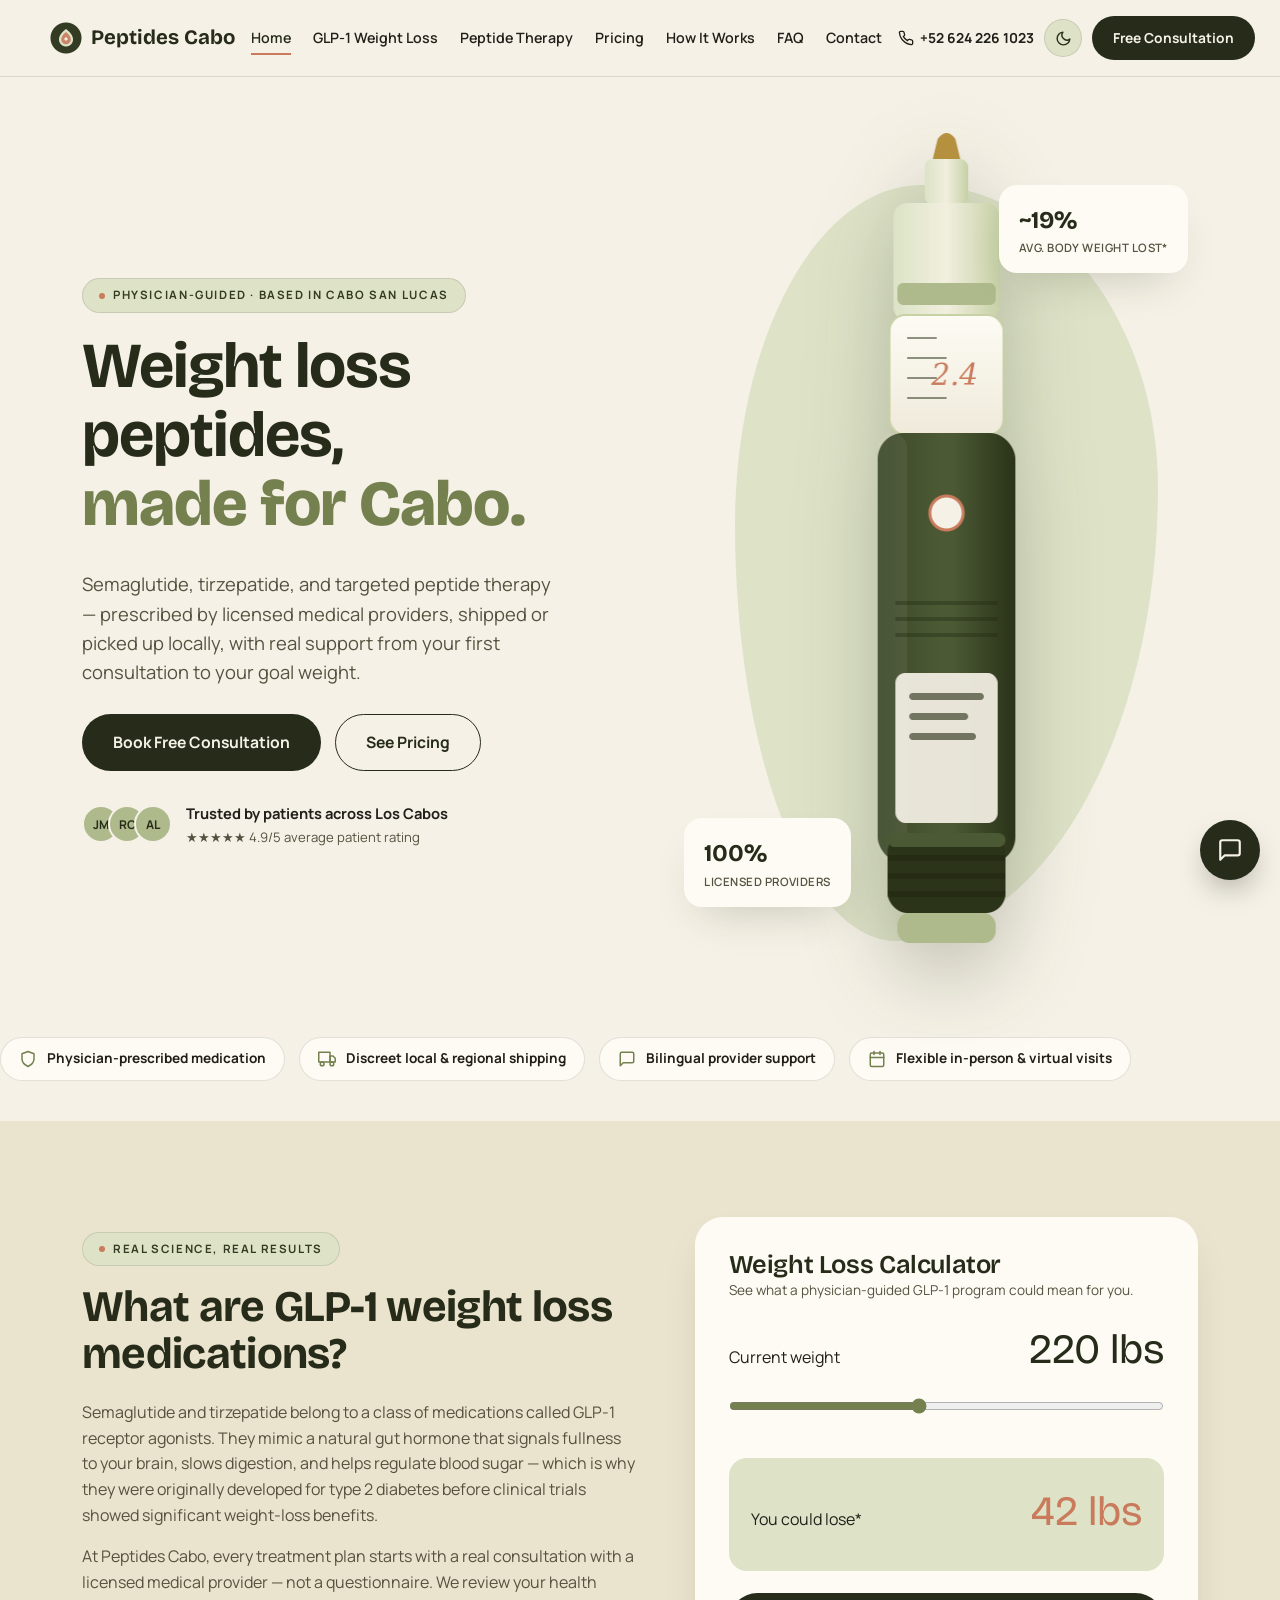
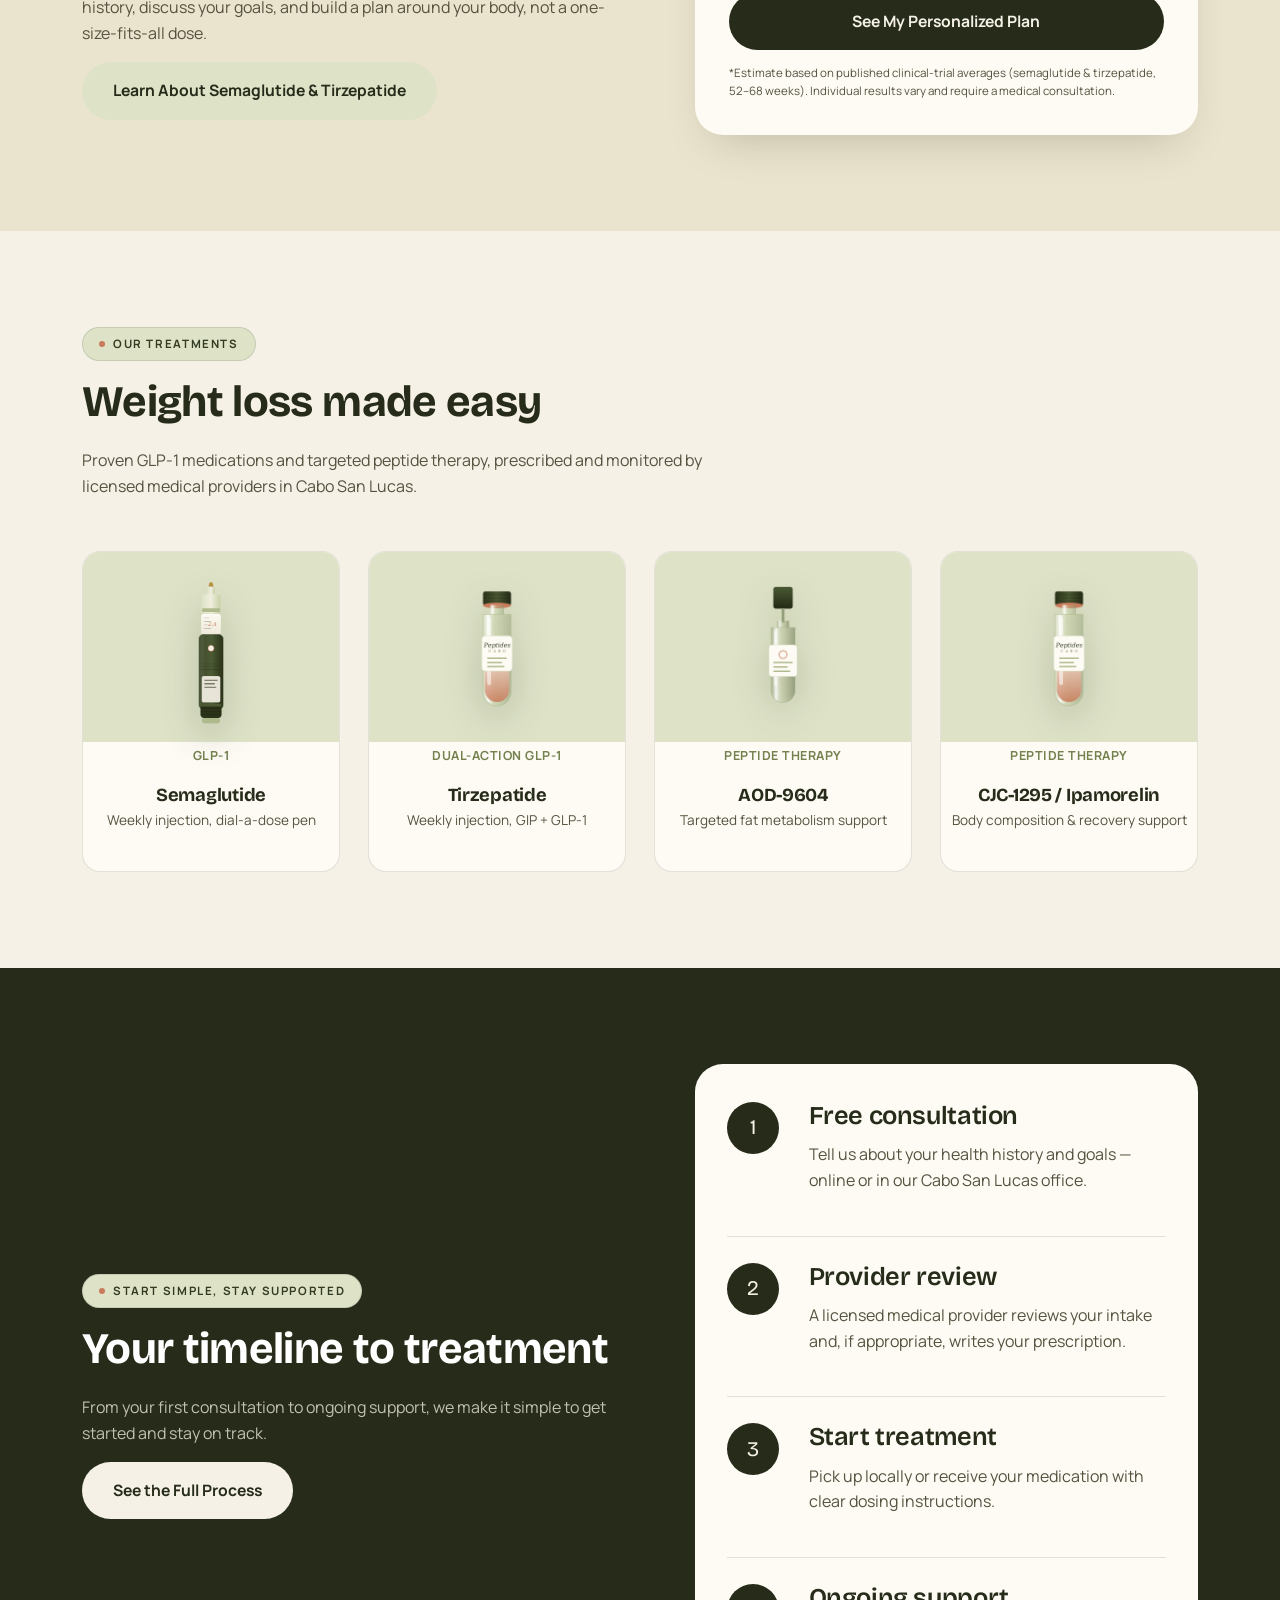
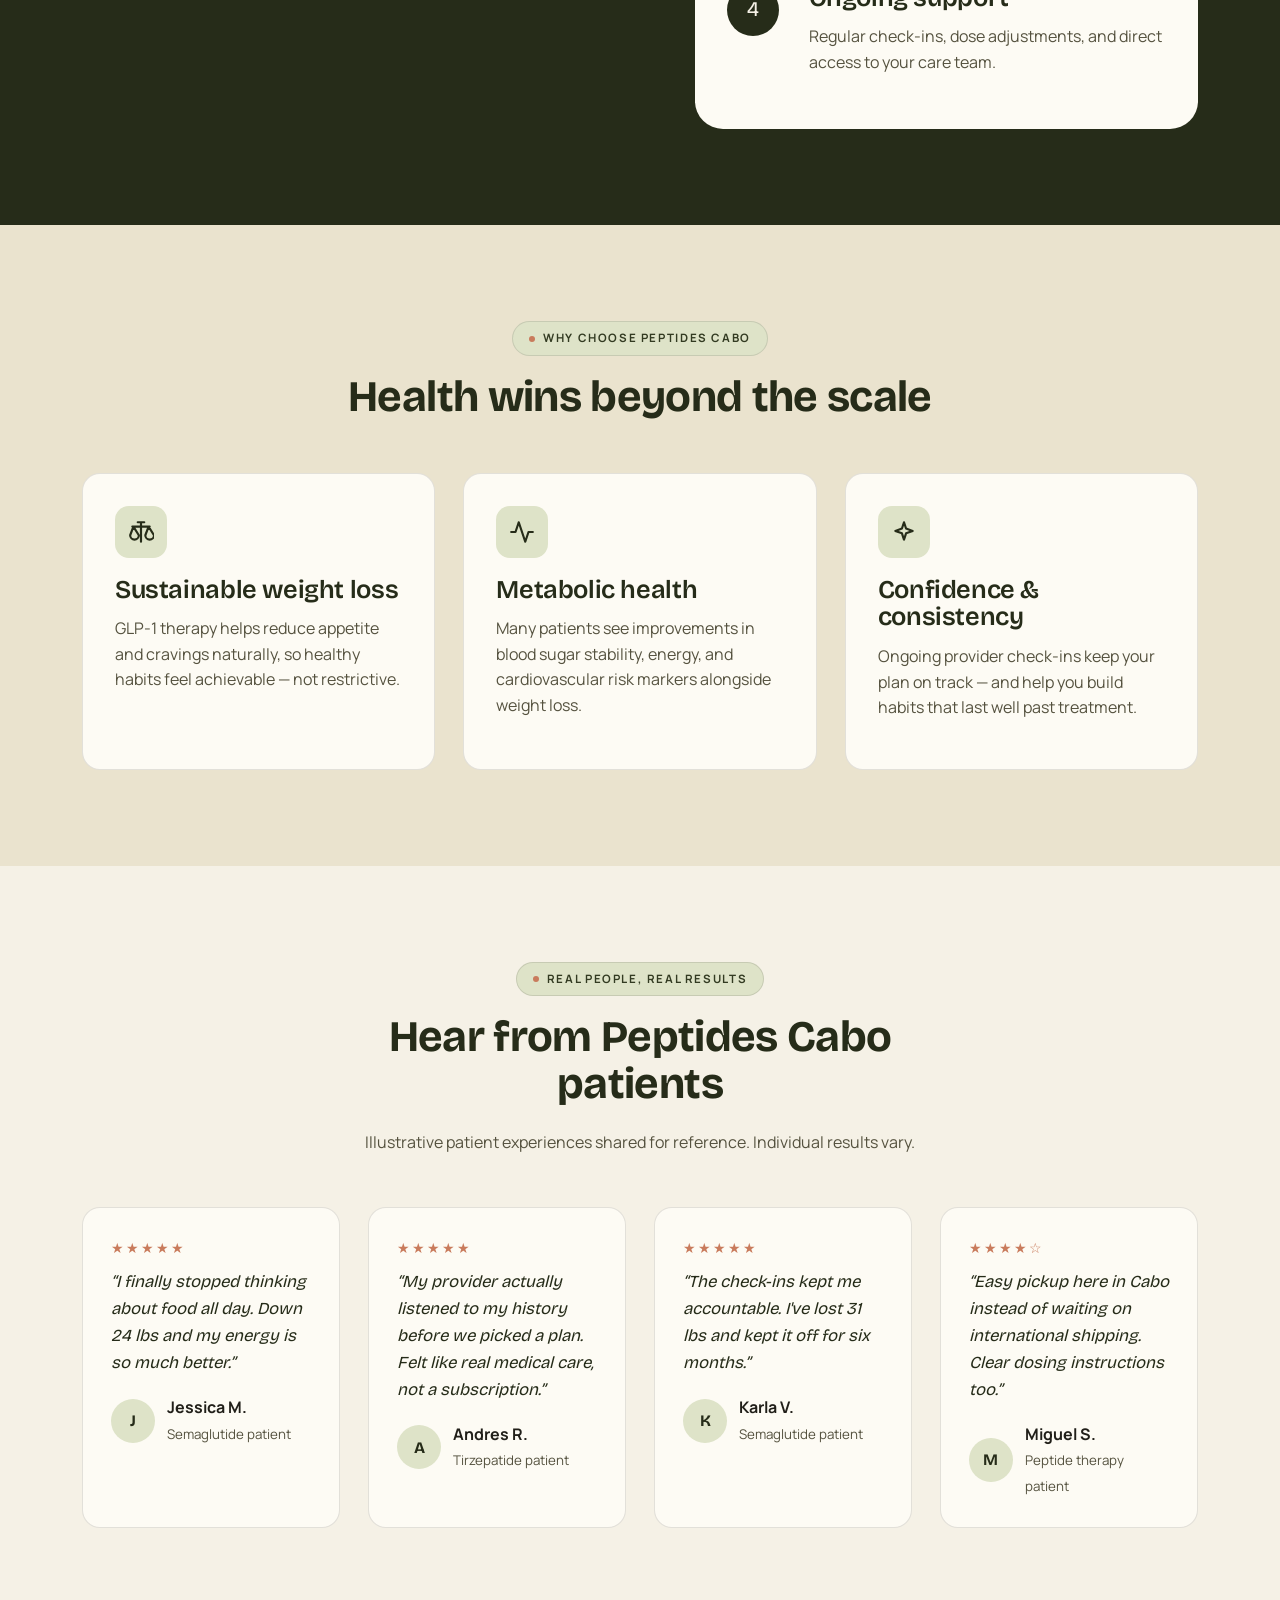
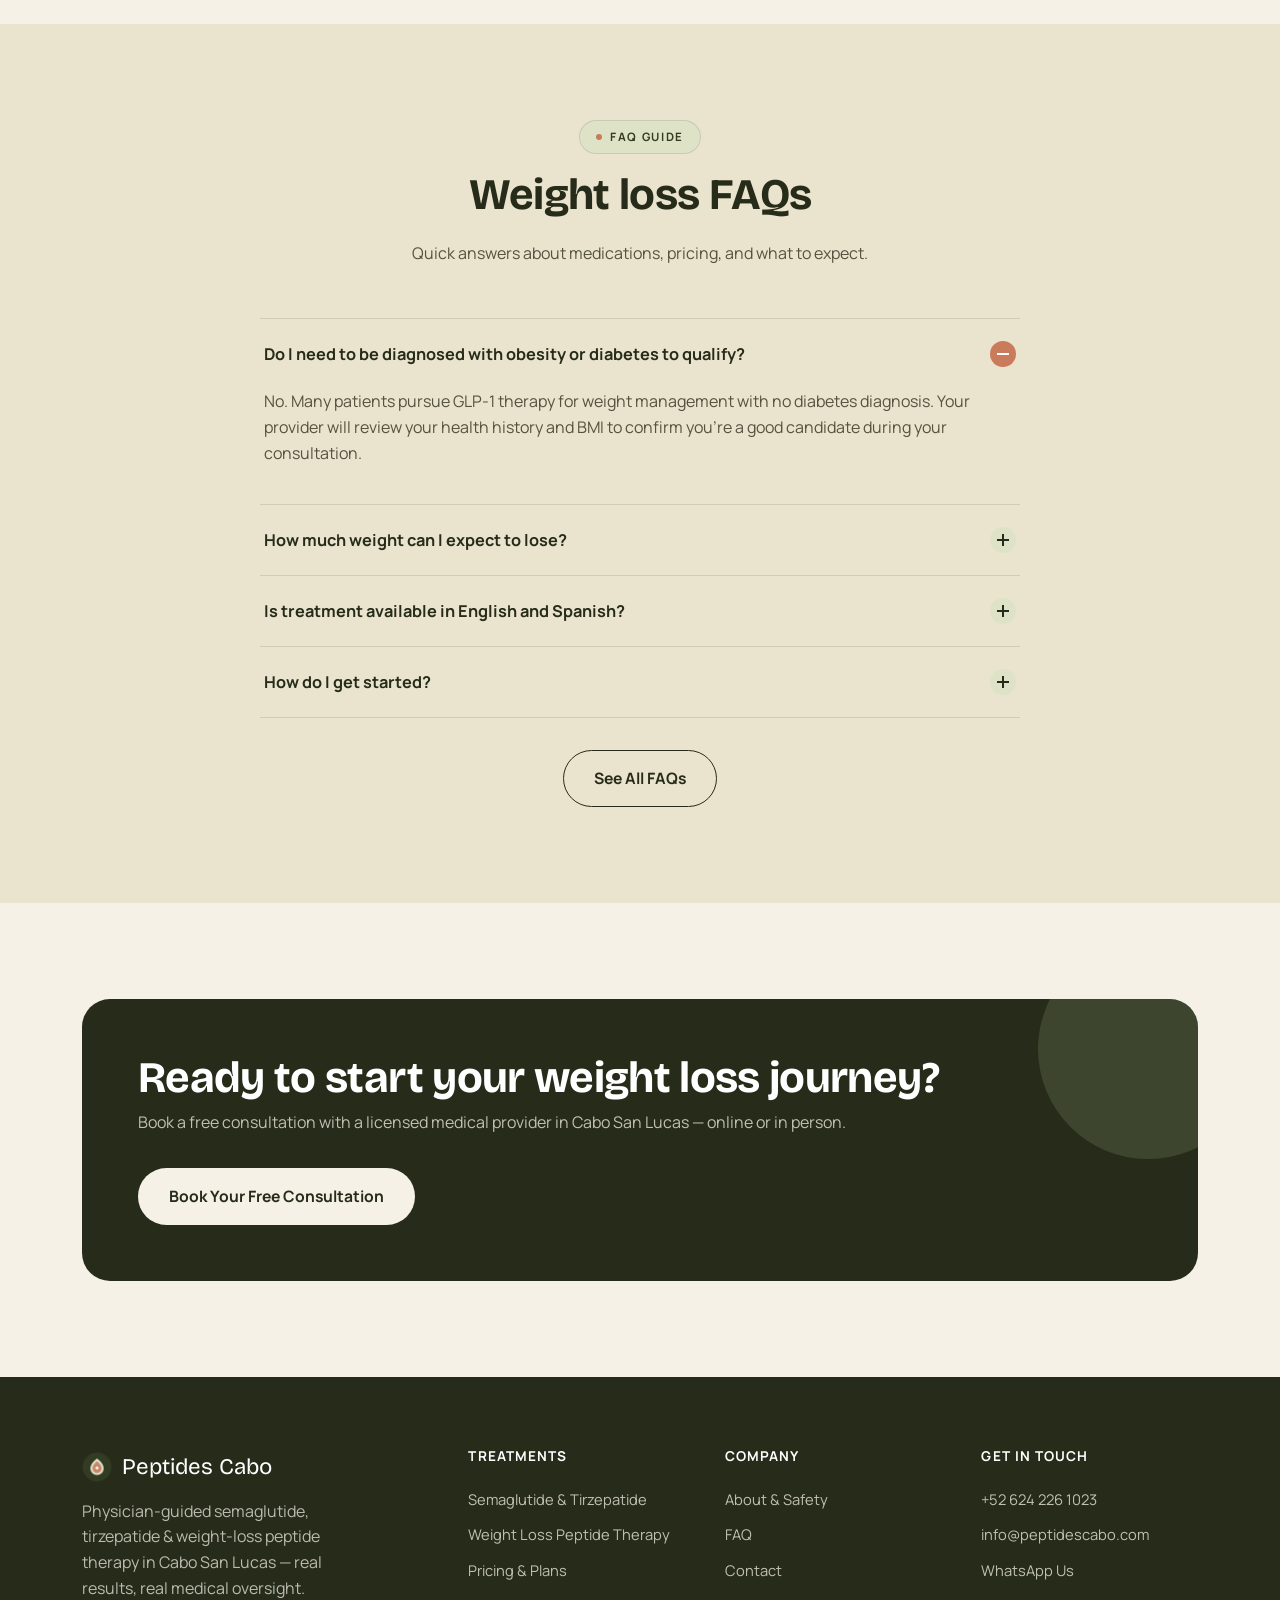
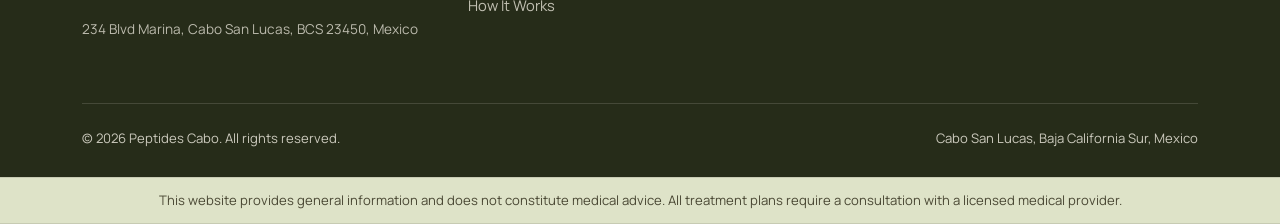
<file: index.html>
<!DOCTYPE html>
<html lang="en">
<head>
<meta charset="UTF-8">
<meta name="viewport" content="width=device-width, initial-scale=1.0">
<script>(function(){try{var t=localStorage.getItem('pc-theme');if(!t){t=window.matchMedia('(prefers-color-scheme: dark)').matches?'dark':'light';}document.documentElement.setAttribute('data-theme',t);}catch(e){}})();</script>
<title>Semaglutide & Peptide Weight Loss in Cabo San Lucas | Peptides Cabo</title>
<meta name="description" content="Physician-guided semaglutide, tirzepatide & weight-loss peptide therapy in Cabo San Lucas, Mexico. Free consultation, licensed providers, local support.">
<link rel="canonical" href="https://peptidescabo.com/">
<meta name="robots" content="index, follow, max-image-preview:large">
<meta name="geo.region" content="MX-BCS">
<meta name="geo.placename" content="Cabo San Lucas">

<meta property="og:type" content="website">
<meta property="og:title" content="Semaglutide & Peptide Weight Loss in Cabo San Lucas | Peptides Cabo">
<meta property="og:description" content="Physician-guided semaglutide, tirzepatide & weight-loss peptide therapy in Cabo San Lucas, Mexico. Free consultation, licensed providers, local support.">
<meta property="og:url" content="https://peptidescabo.com/">
<meta property="og:site_name" content="Peptides Cabo">
<meta property="og:image" content="https://peptidescabo.com/assets/img/pen-semaglutide.png">
<meta property="og:locale" content="en_US">
<meta name="twitter:card" content="summary_large_image">
<meta name="twitter:title" content="Semaglutide & Peptide Weight Loss in Cabo San Lucas | Peptides Cabo">
<meta name="twitter:description" content="Physician-guided semaglutide, tirzepatide & weight-loss peptide therapy in Cabo San Lucas, Mexico. Free consultation, licensed providers, local support.">
<meta name="twitter:image" content="https://peptidescabo.com/assets/img/pen-semaglutide.png">

<link rel="icon" type="image/svg+xml" href="assets/img/favicon.svg">
<link rel="icon" type="image/png" sizes="32x32" href="assets/img/favicon-32.png">
<link rel="apple-touch-icon" href="assets/img/apple-touch-icon.png">
<link rel="manifest" href="site.webmanifest">

<link rel="preconnect" href="https://fonts.googleapis.com">
<link rel="preconnect" href="https://fonts.gstatic.com" crossorigin>
<link rel="stylesheet" href="assets/css/style.css">

<script type="application/ld+json">{
    "@context": "https://schema.org",
    "@type": "MedicalBusiness",
    "@id": "https://peptidescabo.com/#business",
    "name": "Peptides Cabo",
    "alternateName": "Peptides Cabo Weight Loss Clinic",
    "description": "Physician-guided semaglutide, tirzepatide and weight-loss peptide therapy in Cabo San Lucas, Baja California Sur, Mexico.",
    "url": "https://peptidescabo.com/",
    "logo": "https://peptidescabo.com/assets/img/logo-mark.png",
    "image": "https://peptidescabo.com/assets/img/logo-mark.png",
    "telephone": "+526242261023",
    "email": "info@peptidescabo.com",
    "priceRange": "$$",
    "medicalSpecialty": "Bariatrics",
    "address": {
      "@type": "PostalAddress",
      "streetAddress": "234 Blvd Marina",
      "addressLocality": "Cabo San Lucas",
      "addressRegion": "BCS",
      "postalCode": "23450",
      "addressCountry": "MX"
    },
    "areaServed": [
      {"@type":"City","name":"Cabo San Lucas"},
      {"@type":"City","name":"San José del Cabo"},
      {"@type":"AdministrativeArea","name":"Los Cabos"},
      {"@type":"AdministrativeArea","name":"Baja California Sur"}
    ],
    "openingHoursSpecification": [{
      "@type": "OpeningHoursSpecification",
      "dayOfWeek": ["Monday","Tuesday","Wednesday","Thursday","Friday"],
      "opens": "09:00",
      "closes": "18:00"
    },{
      "@type": "OpeningHoursSpecification",
      "dayOfWeek": ["Saturday"],
      "opens": "09:00",
      "closes": "14:00"
    }]
  }</script>
<script type="application/ld+json">{"@context":"https://schema.org","@type":"BreadcrumbList","itemListElement":[{"@type":"ListItem","position":1,"name":"Home","item":"https://peptidescabo.com/"}]}</script>
<noscript><style>.reveal{opacity:1 !important; transform:none !important;}</style></noscript>
</head>
<body>
<header class="nav">
  <div class="container nav-row">
    <a href="index.html" class="brand">
      <img src="assets/img/logo-mark.png" alt="Peptides Cabo logo" class="brand-mark">
      Peptides Cabo
    </a>
    <nav class="nav-links" id="navLinks">
      <a href="index.html" class="active">Home</a>
<a href="semaglutide-tirzepatide.html">GLP-1 Weight Loss</a>
<a href="peptide-therapy.html">Peptide Therapy</a>
<a href="pricing.html">Pricing</a>
<a href="how-it-works.html">How It Works</a>
<a href="faq.html">FAQ</a>
<a href="contact.html">Contact</a>
      <a href="contact.html" class="btn btn-primary nav-links-cta">Free Consultation</a>
    </nav>
    <div class="nav-cta">
      <a href="tel:+526242261023" class="nav-phone">
        <svg width="16" height="16" viewBox="0 0 24 24" fill="none" stroke="currentColor" stroke-width="2"><path d="M22 16.92v3a2 2 0 0 1-2.18 2 19.79 19.79 0 0 1-8.63-3.07 19.5 19.5 0 0 1-6-6 19.79 19.79 0 0 1-3.07-8.67A2 2 0 0 1 4.11 2h3a2 2 0 0 1 2 1.72c.127.96.361 1.903.7 2.81a2 2 0 0 1-.45 2.11L8.09 9.91a16 16 0 0 0 6 6l1.27-1.27a2 2 0 0 1 2.11-.45c.907.339 1.85.573 2.81.7A2 2 0 0 1 22 16.92z"/></svg>
        <span class="nav-phone-text">+52 624 226 1023</span>
      </a>
      <button class="theme-toggle" id="themeToggle" aria-label="Toggle dark mode" type="button">
        <svg class="icon-moon" viewBox="0 0 24 24" fill="none" stroke="currentColor" stroke-width="2" stroke-linecap="round" stroke-linejoin="round"><path d="M21 12.79A9 9 0 1 1 11.21 3 7 7 0 0 0 21 12.79z"/></svg>
        <svg class="icon-sun" viewBox="0 0 24 24" fill="none" stroke="currentColor" stroke-width="2" stroke-linecap="round" stroke-linejoin="round"><circle cx="12" cy="12" r="4"/><path d="M12 2v2M12 20v2M4.93 4.93l1.41 1.41M17.66 17.66l1.41 1.41M2 12h2M20 12h2M6.34 17.66l-1.41 1.41M19.07 4.93l-1.41 1.41"/></svg>
      </button>
      <a href="contact.html" class="btn btn-primary btn-sm">Free Consultation</a>
      <button class="nav-toggle" id="navToggle" aria-label="Toggle menu">
        <svg viewBox="0 0 24 24" fill="none" stroke="currentColor" stroke-width="2"><line x1="4" y1="7" x2="20" y2="7"/><line x1="4" y1="12" x2="20" y2="12"/><line x1="4" y1="17" x2="20" y2="17"/></svg>
      </button>
    </div>
  </div>
</header>
<main>

<section class="hero">
  <div class="container hero-grid">
    <div class="hero-copy reveal in">
      <span class="eyebrow">Physician-Guided &middot; Based in Cabo San Lucas</span>
      <h1>Weight loss peptides,<br><span class="italic-accent">made for Cabo.</span></h1>
      <p class="lead">Semaglutide, tirzepatide, and targeted peptide therapy — prescribed by licensed medical providers, shipped or picked up locally, with real support from your first consultation to your goal weight.</p>
      <div class="hero-ctas">
        <a href="contact.html" class="btn btn-primary">Book Free Consultation</a>
        <a href="pricing.html" class="btn btn-outline">See Pricing</a>
      </div>
      <div class="hero-trust">
        <div class="avatar-stack">
          <span>JM</span><span>RC</span><span>AL</span>
        </div>
        <div>
          <strong>Trusted by patients across Los Cabos</strong>
          <small>★★★★★ 4.9/5 average patient rating</small>
        </div>
      </div>
    </div>
    <div class="hero-visual reveal in">
      <div class="blob"></div>
      <img src="assets/img/pen-semaglutide.png" alt="Semaglutide injection pen prescribed by Peptides Cabo in Cabo San Lucas" width="420" height="860">
      <div class="floating-card card-a">
        <div>
          <div class="fc-num">~19%</div>
          <div class="fc-label">Avg. Body Weight Lost*</div>
        </div>
      </div>
      <div class="floating-card card-b">
        <div>
          <div class="fc-num">100%</div>
          <div class="fc-label">Licensed Providers</div>
        </div>
      </div>
    </div>
  </div>
  <div class="badge-row"><div class="badge-chip"><svg viewBox="0 0 24 24" fill="none" stroke="currentColor" stroke-width="2" stroke-linecap="round" stroke-linejoin="round"><path d="M12 22s8-4 8-10V5l-8-3-8 3v7c0 6 8 10 8 10z"/></svg><span>Physician-prescribed medication</span></div>
<div class="badge-chip"><svg viewBox="0 0 24 24" fill="none" stroke="currentColor" stroke-width="2" stroke-linecap="round" stroke-linejoin="round"><rect x="1" y="3" width="15" height="13"/><path d="M16 8h4l3 3v5h-7V8z"/><circle cx="5.5" cy="18.5" r="2.5"/><circle cx="18.5" cy="18.5" r="2.5"/></svg><span>Discreet local &amp; regional shipping</span></div>
<div class="badge-chip"><svg viewBox="0 0 24 24" fill="none" stroke="currentColor" stroke-width="2" stroke-linecap="round" stroke-linejoin="round"><path d="M21 15a2 2 0 0 1-2 2H7l-4 4V5a2 2 0 0 1 2-2h14a2 2 0 0 1 2 2z"/></svg><span>Bilingual provider support</span></div>
<div class="badge-chip"><svg viewBox="0 0 24 24" fill="none" stroke="currentColor" stroke-width="2" stroke-linecap="round" stroke-linejoin="round"><rect x="3" y="4" width="18" height="18" rx="2"/><line x1="16" y1="2" x2="16" y2="6"/><line x1="8" y1="2" x2="8" y2="6"/><line x1="3" y1="10" x2="21" y2="10"/></svg><span>Flexible in-person &amp; virtual visits</span></div></div>
</section>

<section class="section-pad section-alt">
  <div class="container hero-grid">
    <div class="reveal">
      <span class="eyebrow">Real Science, Real Results</span>
      <h2>What are GLP-1 weight loss medications?</h2>
      <p>Semaglutide and tirzepatide belong to a class of medications called GLP-1 receptor agonists. They mimic a natural gut hormone that signals fullness to your brain, slows digestion, and helps regulate blood sugar — which is why they were originally developed for type 2 diabetes before clinical trials showed significant weight-loss benefits.</p>
      <p>At Peptides Cabo, every treatment plan starts with a real consultation with a licensed medical provider — not a questionnaire. We review your health history, discuss your goals, and build a plan around your body, not a one-size-fits-all dose.</p>
      <a href="semaglutide-tirzepatide.html" class="btn btn-ghost">Learn About Semaglutide &amp; Tirzepatide</a>
    </div>
    <div class="calc-card reveal">
      <h3 style="margin-bottom:2px;">Weight Loss Calculator</h3>
      <p style="font-size:0.85rem;">See what a physician-guided GLP-1 program could mean for you.</p>
      <div class="calc-row"><span>Current weight</span><span class="num"><span id="calcWeightOut">220</span> lbs</span></div>
      <input type="range" id="calcWeight" min="120" max="350" value="220">
      <div class="calc-result">
        <div class="calc-row"><span>You could lose*</span><span class="num"><span id="calcLossOut">42</span> lbs</span></div>
      </div>
      <a href="contact.html" class="btn btn-primary btn-block">See My Personalized Plan</a>
      <p style="font-size:0.72rem; margin-top:14px; margin-bottom:0;">*Estimate based on published clinical-trial averages (semaglutide &amp; tirzepatide, 52&ndash;68 weeks). Individual results vary and require a medical consultation.</p>
    </div>
  </div>
</section>

<section class="section-pad">
  <div class="container">
    <div class="section-head reveal">
      <span class="eyebrow">Our Treatments</span>
      <h2>Weight loss made easy</h2>
      <p>Proven GLP-1 medications and targeted peptide therapy, prescribed and monitored by licensed medical providers in Cabo San Lucas.</p>
    </div>
    <div class="grid grid-4">
      <a href="semaglutide-tirzepatide.html" class="product-card reveal">
        <div class="product-img"><img src="assets/img/pen-semaglutide.png" alt="Semaglutide pen" width="180" height="380"></div>
        <span class="pc-tag">GLP-1</span>
        <h4>Semaglutide</h4>
        <p style="font-size:0.85rem;">Weekly injection, dial-a-dose pen</p>
      </a>
      <a href="semaglutide-tirzepatide.html" class="product-card reveal">
        <div class="product-img"><img src="assets/img/vial-peptide.png" alt="Tirzepatide vial" width="180" height="380"></div>
        <span class="pc-tag">Dual-Action GLP-1</span>
        <h4>Tirzepatide</h4>
        <p style="font-size:0.85rem;">Weekly injection, GIP + GLP-1</p>
      </a>
      <a href="peptide-therapy.html" class="product-card reveal">
        <div class="product-img"><img src="assets/img/dropper-peptide.png" alt="AOD-9604 peptide vial" width="170" height="360"></div>
        <span class="pc-tag">Peptide Therapy</span>
        <h4>AOD-9604</h4>
        <p style="font-size:0.85rem;">Targeted fat metabolism support</p>
      </a>
      <a href="peptide-therapy.html" class="product-card reveal">
        <div class="product-img"><img src="assets/img/vial-peptide.png" alt="CJC-1295 and Ipamorelin peptide blend vial" width="180" height="380"></div>
        <span class="pc-tag">Peptide Therapy</span>
        <h4>CJC-1295 / Ipamorelin</h4>
        <p style="font-size:0.85rem;">Body composition &amp; recovery support</p>
      </a>
    </div>
  </div>
</section>

<section class="section-pad section-dark">
  <div class="container hero-grid">
    <div class="reveal">
      <span class="eyebrow">Start Simple, Stay Supported</span>
      <h2>Your timeline to treatment</h2>
      <p>From your first consultation to ongoing support, we make it simple to get started and stay on track.</p>
      <a href="how-it-works.html" class="btn btn-light">See the Full Process</a>
    </div>
    <div class="timeline reveal" style="background:var(--paper); border-radius: var(--radius-l); padding: 12px 32px;">
      <div class="tl-step"><div class="tl-num">1</div><div><h3>Free consultation</h3><p>Tell us about your health history and goals — online or in our Cabo San Lucas office.</p></div></div>
      <div class="tl-step"><div class="tl-num">2</div><div><h3>Provider review</h3><p>A licensed medical provider reviews your intake and, if appropriate, writes your prescription.</p></div></div>
      <div class="tl-step"><div class="tl-num">3</div><div><h3>Start treatment</h3><p>Pick up locally or receive your medication with clear dosing instructions.</p></div></div>
      <div class="tl-step"><div class="tl-num">4</div><div><h3>Ongoing support</h3><p>Regular check-ins, dose adjustments, and direct access to your care team.</p></div></div>
    </div>
  </div>
</section>

<section class="section-pad section-alt">
  <div class="container">
    <div class="section-head center reveal" style="margin-left:auto;margin-right:auto;">
      <span class="eyebrow">Why Choose Peptides Cabo</span>
      <h2>Health wins beyond the scale</h2>
    </div>
    <div class="grid grid-3">
      <div class="card reveal">
        <div class="icon-tile"><svg viewBox="0 0 24 24" fill="none" stroke="currentColor" stroke-width="2" stroke-linecap="round" stroke-linejoin="round"><path d="M12 3v18M5 7l-3 8a4 4 0 0 0 8 0zM19 7l-3 8a4 4 0 0 0 8 0zM4 7h16M9 3h6"/></svg></div>
        <h3>Sustainable weight loss</h3>
        <p>GLP-1 therapy helps reduce appetite and cravings naturally, so healthy habits feel achievable — not restrictive.</p>
      </div>
      <div class="card reveal">
        <div class="icon-tile"><svg viewBox="0 0 24 24" fill="none" stroke="currentColor" stroke-width="2" stroke-linecap="round" stroke-linejoin="round"><polyline points="22 12 18 12 15 21 9 3 6 12 2 12"/></svg></div>
        <h3>Metabolic health</h3>
        <p>Many patients see improvements in blood sugar stability, energy, and cardiovascular risk markers alongside weight loss.</p>
      </div>
      <div class="card reveal">
        <div class="icon-tile"><svg viewBox="0 0 24 24" fill="none" stroke="currentColor" stroke-width="2" stroke-linecap="round" stroke-linejoin="round"><path d="M12 3l1.9 5.8L20 11l-6.1 2.2L12 19l-1.9-5.8L4 11l6.1-2.2L12 3z"/></svg></div>
        <h3>Confidence &amp; consistency</h3>
        <p>Ongoing provider check-ins keep your plan on track — and help you build habits that last well past treatment.</p>
      </div>
    </div>
  </div>
</section>

<section class="section-pad">
  <div class="container">
    <div class="section-head center reveal" style="margin-left:auto;margin-right:auto;">
      <span class="eyebrow">Real People, Real Results</span>
      <h2>Hear from Peptides Cabo patients</h2>
      <p>Illustrative patient experiences shared for reference. Individual results vary.</p>
    </div>
    <div class="grid grid-4">
      <div class="testi-card reveal">
      <div class="stars">★★★★★</div>
      <p class="testi-quote">&ldquo;I finally stopped thinking about food all day. Down 24 lbs and my energy is so much better.&rdquo;</p>
      <div class="testi-person">
        <div class="testi-avatar">J</div>
        <div><strong>Jessica M.</strong><br><small style="color:var(--text-muted);">Semaglutide patient</small></div>
      </div>
    </div>
      <div class="testi-card reveal">
      <div class="stars">★★★★★</div>
      <p class="testi-quote">&ldquo;My provider actually listened to my history before we picked a plan. Felt like real medical care, not a subscription.&rdquo;</p>
      <div class="testi-person">
        <div class="testi-avatar">A</div>
        <div><strong>Andres R.</strong><br><small style="color:var(--text-muted);">Tirzepatide patient</small></div>
      </div>
    </div>
      <div class="testi-card reveal">
      <div class="stars">★★★★★</div>
      <p class="testi-quote">&ldquo;The check-ins kept me accountable. I've lost 31 lbs and kept it off for six months.&rdquo;</p>
      <div class="testi-person">
        <div class="testi-avatar">K</div>
        <div><strong>Karla V.</strong><br><small style="color:var(--text-muted);">Semaglutide patient</small></div>
      </div>
    </div>
      <div class="testi-card reveal">
      <div class="stars">★★★★☆</div>
      <p class="testi-quote">&ldquo;Easy pickup here in Cabo instead of waiting on international shipping. Clear dosing instructions too.&rdquo;</p>
      <div class="testi-person">
        <div class="testi-avatar">M</div>
        <div><strong>Miguel S.</strong><br><small style="color:var(--text-muted);">Peptide therapy patient</small></div>
      </div>
    </div>
    </div>
  </div>
</section>

<section class="section-pad section-alt">
  <div class="container">
    <div class="section-head center reveal" style="margin-left:auto;margin-right:auto;">
      <span class="eyebrow">FAQ Guide</span>
      <h2>Weight loss FAQs</h2>
      <p>Quick answers about medications, pricing, and what to expect.</p>
    </div>
    <div style="max-width:760px;margin:0 auto;">
      <div class="faq-accordion">
<div class="accordion-item open">
      <button class="accordion-q"><span>Do I need to be diagnosed with obesity or diabetes to qualify?</span><span class="plus"></span></button>
      <div class="accordion-a"><div class="accordion-a-inner"><p>No. Many patients pursue GLP-1 therapy for weight management with no diabetes diagnosis. Your provider will review your health history and BMI to confirm you're a good candidate during your consultation.</p></div></div>
    </div>
<div class="accordion-item">
      <button class="accordion-q"><span>How much weight can I expect to lose?</span><span class="plus"></span></button>
      <div class="accordion-a"><div class="accordion-a-inner"><p>Published clinical trials show average losses of roughly 15% of body weight with semaglutide and up to 20% with tirzepatide over 52&ndash;68 weeks, though individual results vary based on dose, adherence, and lifestyle.</p></div></div>
    </div>
<div class="accordion-item">
      <button class="accordion-q"><span>Is treatment available in English and Spanish?</span><span class="plus"></span></button>
      <div class="accordion-a"><div class="accordion-a-inner"><p>Yes, our providers and care team support patients in both English and Spanish.</p></div></div>
    </div>
<div class="accordion-item">
      <button class="accordion-q"><span>How do I get started?</span><span class="plus"></span></button>
      <div class="accordion-a"><div class="accordion-a-inner"><p>Book a free consultation online or by phone. We'll review your health history, answer your questions, and, if appropriate, get your first prescription started.</p></div></div>
    </div>
</div>
      <div style="text-align:center;margin-top:32px;">
        <a href="faq.html" class="btn btn-outline">See All FAQs</a>
      </div>
    </div>
  </div>
</section>

<section class="section-pad">
  <div class="container">
    <div class="cta-banner reveal">
      <div>
        <h2>Ready to start your weight loss journey?</h2>
        <p>Book a free consultation with a licensed medical provider in Cabo San Lucas — online or in person.</p>
      </div>
      <a href="contact.html" class="btn btn-light">Book Your Free Consultation</a>
    </div>
  </div>
</section>

</main>
<footer class="footer">
  <div class="container">
    <div class="footer-grid">
      <div>
        <div class="footer-brand">
          <img src="assets/img/logo-mark.png" alt="" class="brand-mark" style="width:30px;height:30px;">
          Peptides Cabo
        </div>
        <p style="max-width:280px;">Physician-guided semaglutide, tirzepatide &amp; weight-loss peptide therapy in Cabo San Lucas — real results, real medical oversight.</p>
        <p style="font-size:0.85rem; margin-top:18px;">234 Blvd Marina, Cabo San Lucas, BCS 23450, Mexico</p>
      </div>
      <div>
        <h4>Treatments</h4>
        <a href="semaglutide-tirzepatide.html">Semaglutide &amp; Tirzepatide</a>
        <a href="peptide-therapy.html">Weight Loss Peptide Therapy</a>
        <a href="pricing.html">Pricing &amp; Plans</a>
        <a href="how-it-works.html">How It Works</a>
      </div>
      <div>
        <h4>Company</h4>
        <a href="about.html">About &amp; Safety</a>
        <a href="faq.html">FAQ</a>
        <a href="contact.html">Contact</a>
      </div>
      <div>
        <h4>Get in Touch</h4>
        <a href="tel:+526242261023">+52 624 226 1023</a>
        <a href="mailto:info@peptidescabo.com">info@peptidescabo.com</a>
        <a href="https://wa.me/526242261023?text=Hi%20Peptides%20Cabo%2C%20I%27d%20like%20to%20book%20a%20free%20consultation." target="_blank" rel="noopener">WhatsApp Us</a>
      </div>
    </div>
    <div class="footer-bottom">
      <span>&copy; 2026 Peptides Cabo. All rights reserved.</span>
      <span>Cabo San Lucas, Baja California Sur, Mexico</span>
    </div>
  </div>
</footer>
<div class="disclaimer-strip">
  <div class="container">This website provides general information and does not constitute medical advice. All treatment plans require a consultation with a licensed medical provider.</div>
</div>
<div id="pcChatbot" class="chatbot">
  <button id="chatbotBubble" class="chatbot-bubble" aria-label="Open chat assistant" type="button">
    <svg class="cb-icon-chat" viewBox="0 0 24 24" fill="none" stroke="currentColor" stroke-width="2" stroke-linecap="round" stroke-linejoin="round"><path d="M21 15a2 2 0 0 1-2 2H7l-4 4V5a2 2 0 0 1 2-2h14a2 2 0 0 1 2 2z"/></svg>
    <svg class="cb-icon-close" viewBox="0 0 24 24" fill="none" stroke="currentColor" stroke-width="2" stroke-linecap="round" stroke-linejoin="round"><line x1="18" y1="6" x2="6" y2="18"/><line x1="6" y1="6" x2="18" y2="18"/></svg>
  </button>
  <div class="chatbot-panel" id="chatbotPanel">
    <div class="chatbot-header">
      <img src="assets/img/logo-mark.png" alt="" class="chatbot-avatar">
      <div>
        <strong>Peptides Cabo Assistant</strong>
        <small>Usually answers instantly</small>
      </div>
    </div>
    <div class="chatbot-messages" id="chatbotMessages"></div>
    <div class="chatbot-suggestions" id="chatbotSuggestions"></div>
    <form class="chatbot-input-row" id="chatbotForm">
      <input type="text" id="chatbotInput" placeholder="Ask about pricing, safety, how it works..." autocomplete="off">
      <button type="submit" aria-label="Send">
        <svg viewBox="0 0 24 24" fill="none" stroke="currentColor" stroke-width="2" stroke-linecap="round" stroke-linejoin="round"><line x1="22" y1="2" x2="11" y2="13"/><polygon points="22 2 15 22 11 13 2 9 22 2"/></svg>
      </button>
    </form>
    <div class="chatbot-footnote">Answers are general information, not medical advice. <a href="contact.html">Book a consultation</a> for personalized guidance.</div>
  </div>
</div>
<script>
document.addEventListener('DOMContentLoaded', function () {
  var toggle = document.getElementById('navToggle');
  var links = document.getElementById('navLinks');
  if (toggle) {
    toggle.addEventListener('click', function () { links.classList.toggle('open'); });
  }
  var themeBtn = document.getElementById('themeToggle');
  if (themeBtn) {
    themeBtn.addEventListener('click', function () {
      var root = document.documentElement;
      var current = root.getAttribute('data-theme') === 'dark' ? 'dark' : 'light';
      var next = current === 'dark' ? 'light' : 'dark';
      root.setAttribute('data-theme', next);
      try { localStorage.setItem('pc-theme', next); } catch (e) {}
    });
  }
  document.querySelectorAll('.accordion-item').forEach(function (item) {
    var q = item.querySelector('.accordion-q');
    q.addEventListener('click', function () {
      var wasOpen = item.classList.contains('open');
      document.querySelectorAll('.accordion-item.open').forEach(function (o) {
        if (o !== item) o.classList.remove('open');
      });
      item.classList.toggle('open', !wasOpen);
    });
  });
  var sliderWeight = document.getElementById('calcWeight');
  var sliderGoal = document.getElementById('calcGoalOut');
  if (sliderWeight) {
    var out = document.getElementById('calcWeightOut');
    var lossOut = document.getElementById('calcLossOut');
    var update = function () {
      var w = parseInt(sliderWeight.value, 10);
      out.textContent = w;
      lossOut.textContent = Math.round(w * 0.19);
    };
    sliderWeight.addEventListener('input', update);
    update();
  }
  var form = document.getElementById('contactForm');
  if (form) {
    form.addEventListener('submit', function (e) {
      e.preventDefault();
      var name = form.querySelector('#cf-name').value;
      var email = form.querySelector('#cf-email').value;
      var phone = form.querySelector('#cf-phone').value;
      var interest = form.querySelector('#cf-interest').value;
      var msg = form.querySelector('#cf-message').value;
      var subject = encodeURIComponent('New consultation request — ' + name);
      var body = encodeURIComponent(
        'Name: ' + name + '\n' +
        'Email: ' + email + '\n' +
        'Phone: ' + phone + '\n' +
        'Interested in: ' + interest + '\n\n' +
        'Message:\n' + msg
      );
      window.location.href = 'mailto:info@peptidescabo.com?subject=' + subject + '&body=' + body;
    });
  }
  requestAnimationFrame(function () {
    setTimeout(function () { document.body.classList.add('ready'); }, 60);
  });
});
</script>
<script src="assets/js/faq-data.js"></script>
<script src="assets/js/chatbot.js"></script>
</body>
</html>
</file>
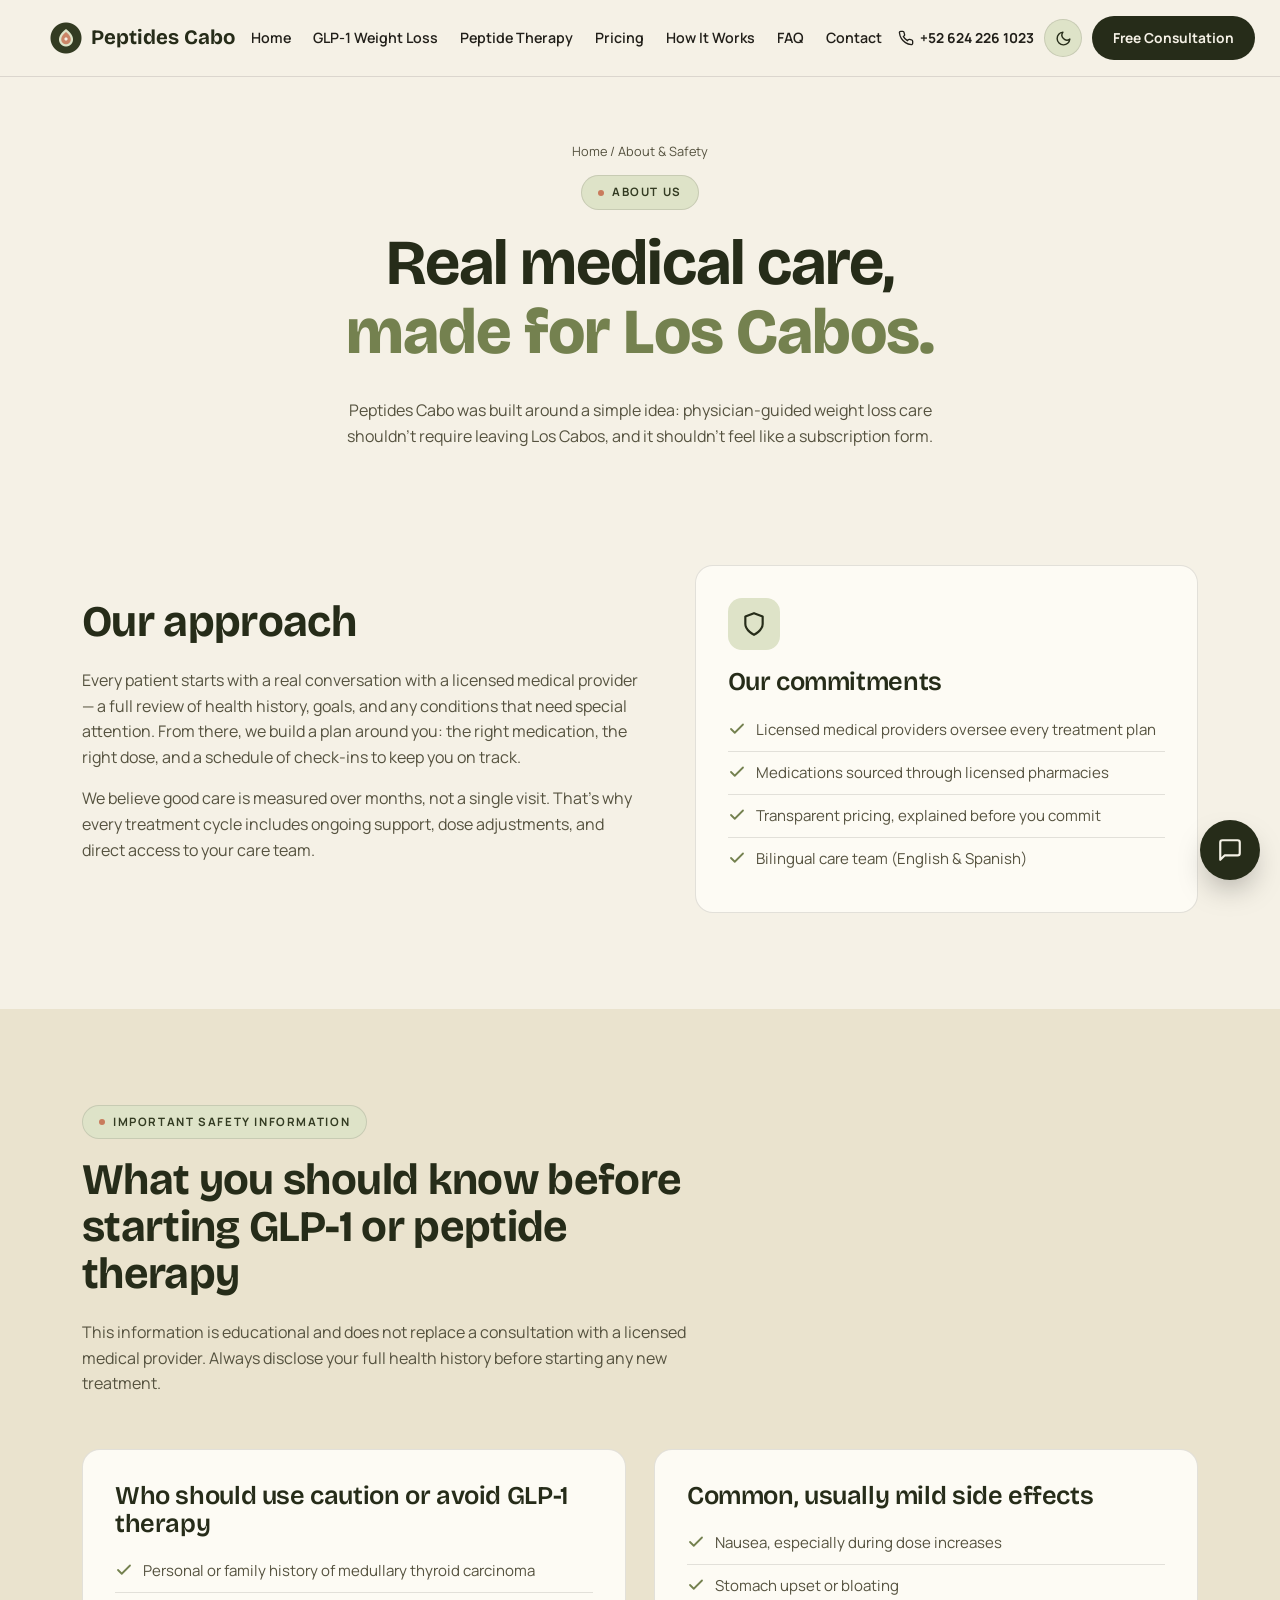
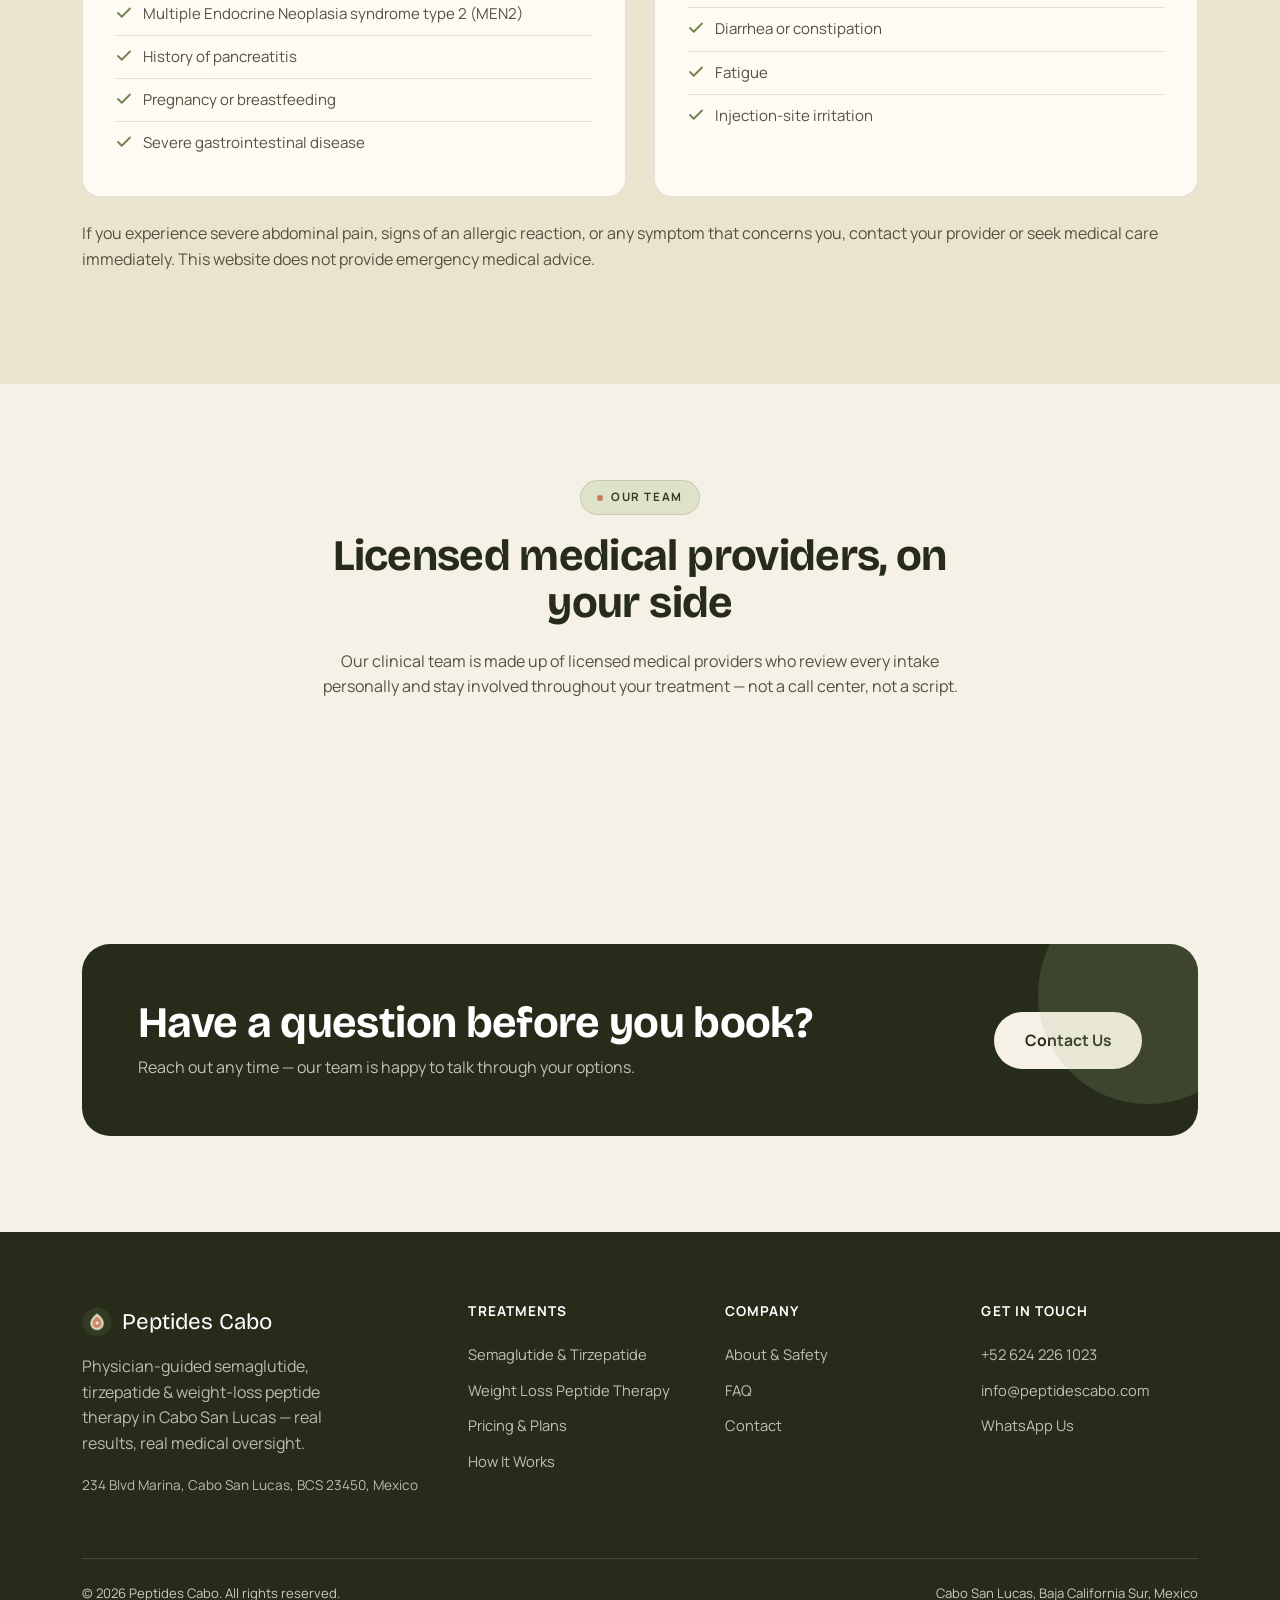
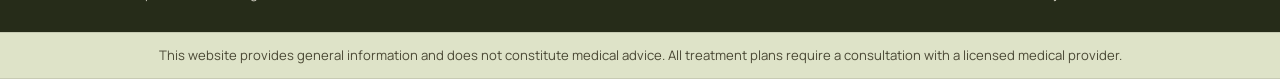
<file: about.html>
<!DOCTYPE html>
<html lang="en">
<head>
<meta charset="UTF-8">
<meta name="viewport" content="width=device-width, initial-scale=1.0">
<script>(function(){try{var t=localStorage.getItem('pc-theme');if(!t){t=window.matchMedia('(prefers-color-scheme: dark)').matches?'dark':'light';}document.documentElement.setAttribute('data-theme',t);}catch(e){}})();</script>
<title>About Us & Safety Information | Peptides Cabo</title>
<meta name="description" content="Learn about Peptides Cabo's approach to physician-guided weight loss care in Cabo San Lucas, plus important safety information for GLP-1 and peptide therapy.">
<link rel="canonical" href="https://peptidescabo.com/about.html">
<meta name="robots" content="index, follow, max-image-preview:large">
<meta name="geo.region" content="MX-BCS">
<meta name="geo.placename" content="Cabo San Lucas">

<meta property="og:type" content="website">
<meta property="og:title" content="About Us & Safety Information | Peptides Cabo">
<meta property="og:description" content="Learn about Peptides Cabo's approach to physician-guided weight loss care in Cabo San Lucas, plus important safety information for GLP-1 and peptide therapy.">
<meta property="og:url" content="https://peptidescabo.com/about.html">
<meta property="og:site_name" content="Peptides Cabo">
<meta property="og:image" content="https://peptidescabo.com/assets/img/vial-peptide.png">
<meta property="og:locale" content="en_US">
<meta name="twitter:card" content="summary_large_image">
<meta name="twitter:title" content="About Us & Safety Information | Peptides Cabo">
<meta name="twitter:description" content="Learn about Peptides Cabo's approach to physician-guided weight loss care in Cabo San Lucas, plus important safety information for GLP-1 and peptide therapy.">
<meta name="twitter:image" content="https://peptidescabo.com/assets/img/vial-peptide.png">

<link rel="icon" type="image/svg+xml" href="assets/img/favicon.svg">
<link rel="icon" type="image/png" sizes="32x32" href="assets/img/favicon-32.png">
<link rel="apple-touch-icon" href="assets/img/apple-touch-icon.png">
<link rel="manifest" href="site.webmanifest">

<link rel="preconnect" href="https://fonts.googleapis.com">
<link rel="preconnect" href="https://fonts.gstatic.com" crossorigin>
<link rel="stylesheet" href="assets/css/style.css">

<script type="application/ld+json">{
    "@context": "https://schema.org",
    "@type": "MedicalBusiness",
    "@id": "https://peptidescabo.com/#business",
    "name": "Peptides Cabo",
    "alternateName": "Peptides Cabo Weight Loss Clinic",
    "description": "Physician-guided semaglutide, tirzepatide and weight-loss peptide therapy in Cabo San Lucas, Baja California Sur, Mexico.",
    "url": "https://peptidescabo.com/",
    "logo": "https://peptidescabo.com/assets/img/logo-mark.png",
    "image": "https://peptidescabo.com/assets/img/logo-mark.png",
    "telephone": "+526242261023",
    "email": "info@peptidescabo.com",
    "priceRange": "$$",
    "medicalSpecialty": "Bariatrics",
    "address": {
      "@type": "PostalAddress",
      "streetAddress": "234 Blvd Marina",
      "addressLocality": "Cabo San Lucas",
      "addressRegion": "BCS",
      "postalCode": "23450",
      "addressCountry": "MX"
    },
    "areaServed": [
      {"@type":"City","name":"Cabo San Lucas"},
      {"@type":"City","name":"San José del Cabo"},
      {"@type":"AdministrativeArea","name":"Los Cabos"},
      {"@type":"AdministrativeArea","name":"Baja California Sur"}
    ],
    "openingHoursSpecification": [{
      "@type": "OpeningHoursSpecification",
      "dayOfWeek": ["Monday","Tuesday","Wednesday","Thursday","Friday"],
      "opens": "09:00",
      "closes": "18:00"
    },{
      "@type": "OpeningHoursSpecification",
      "dayOfWeek": ["Saturday"],
      "opens": "09:00",
      "closes": "14:00"
    }]
  }</script>
<script type="application/ld+json">{"@context":"https://schema.org","@type":"BreadcrumbList","itemListElement":[{"@type":"ListItem","position":1,"name":"Home","item":"https://peptidescabo.com/"},{"@type":"ListItem","position":2,"name":"About","item":"https://peptidescabo.com/about.html"}]}</script>
<noscript><style>.reveal{opacity:1 !important; transform:none !important;}</style></noscript>
</head>
<body>
<header class="nav">
  <div class="container nav-row">
    <a href="index.html" class="brand">
      <img src="assets/img/logo-mark.png" alt="Peptides Cabo logo" class="brand-mark">
      Peptides Cabo
    </a>
    <nav class="nav-links" id="navLinks">
      <a href="index.html">Home</a>
<a href="semaglutide-tirzepatide.html">GLP-1 Weight Loss</a>
<a href="peptide-therapy.html">Peptide Therapy</a>
<a href="pricing.html">Pricing</a>
<a href="how-it-works.html">How It Works</a>
<a href="faq.html">FAQ</a>
<a href="contact.html">Contact</a>
      <a href="contact.html" class="btn btn-primary nav-links-cta">Free Consultation</a>
    </nav>
    <div class="nav-cta">
      <a href="tel:+526242261023" class="nav-phone">
        <svg width="16" height="16" viewBox="0 0 24 24" fill="none" stroke="currentColor" stroke-width="2"><path d="M22 16.92v3a2 2 0 0 1-2.18 2 19.79 19.79 0 0 1-8.63-3.07 19.5 19.5 0 0 1-6-6 19.79 19.79 0 0 1-3.07-8.67A2 2 0 0 1 4.11 2h3a2 2 0 0 1 2 1.72c.127.96.361 1.903.7 2.81a2 2 0 0 1-.45 2.11L8.09 9.91a16 16 0 0 0 6 6l1.27-1.27a2 2 0 0 1 2.11-.45c.907.339 1.85.573 2.81.7A2 2 0 0 1 22 16.92z"/></svg>
        <span class="nav-phone-text">+52 624 226 1023</span>
      </a>
      <button class="theme-toggle" id="themeToggle" aria-label="Toggle dark mode" type="button">
        <svg class="icon-moon" viewBox="0 0 24 24" fill="none" stroke="currentColor" stroke-width="2" stroke-linecap="round" stroke-linejoin="round"><path d="M21 12.79A9 9 0 1 1 11.21 3 7 7 0 0 0 21 12.79z"/></svg>
        <svg class="icon-sun" viewBox="0 0 24 24" fill="none" stroke="currentColor" stroke-width="2" stroke-linecap="round" stroke-linejoin="round"><circle cx="12" cy="12" r="4"/><path d="M12 2v2M12 20v2M4.93 4.93l1.41 1.41M17.66 17.66l1.41 1.41M2 12h2M20 12h2M6.34 17.66l-1.41 1.41M19.07 4.93l-1.41 1.41"/></svg>
      </button>
      <a href="contact.html" class="btn btn-primary btn-sm">Free Consultation</a>
      <button class="nav-toggle" id="navToggle" aria-label="Toggle menu">
        <svg viewBox="0 0 24 24" fill="none" stroke="currentColor" stroke-width="2"><line x1="4" y1="7" x2="20" y2="7"/><line x1="4" y1="12" x2="20" y2="12"/><line x1="4" y1="17" x2="20" y2="17"/></svg>
      </button>
    </div>
  </div>
</header>
<main>

<div class="page-header container">
  <div class="breadcrumb"><a href="index.html">Home</a> / About &amp; Safety</div>
  <span class="eyebrow">About Us</span>
  <h1>Real medical care,<br><span class="italic-accent">made for Los Cabos.</span></h1>
  <p class="lead" style="max-width:640px;margin:0 auto;">Peptides Cabo was built around a simple idea: physician-guided weight loss care shouldn't require leaving Los Cabos, and it shouldn't feel like a subscription form.</p>
</div>

<section class="section-pad">
  <div class="container hero-grid">
    <div class="reveal">
      <h2>Our approach</h2>
      <p>Every patient starts with a real conversation with a licensed medical provider &mdash; a full review of health history, goals, and any conditions that need special attention. From there, we build a plan around you: the right medication, the right dose, and a schedule of check-ins to keep you on track.</p>
      <p>We believe good care is measured over months, not a single visit. That's why every treatment cycle includes ongoing support, dose adjustments, and direct access to your care team.</p>
    </div>
    <div class="card reveal">
      <div class="icon-tile"><svg viewBox="0 0 24 24" fill="none" stroke="currentColor" stroke-width="2" stroke-linecap="round" stroke-linejoin="round"><path d="M12 22s8-4 8-10V5l-8-3-8 3v7c0 6 8 10 8 10z"/></svg></div>
      <h3>Our commitments</h3>
      <ul class="price-list">
        <li><svg viewBox="0 0 24 24" fill="none" stroke="currentColor" stroke-width="2.4" stroke-linecap="round" stroke-linejoin="round"><polyline points="20 6 9 17 4 12"/></svg> Licensed medical providers oversee every treatment plan</li>
        <li><svg viewBox="0 0 24 24" fill="none" stroke="currentColor" stroke-width="2.4" stroke-linecap="round" stroke-linejoin="round"><polyline points="20 6 9 17 4 12"/></svg> Medications sourced through licensed pharmacies</li>
        <li><svg viewBox="0 0 24 24" fill="none" stroke="currentColor" stroke-width="2.4" stroke-linecap="round" stroke-linejoin="round"><polyline points="20 6 9 17 4 12"/></svg> Transparent pricing, explained before you commit</li>
        <li><svg viewBox="0 0 24 24" fill="none" stroke="currentColor" stroke-width="2.4" stroke-linecap="round" stroke-linejoin="round"><polyline points="20 6 9 17 4 12"/></svg> Bilingual care team (English &amp; Spanish)</li>
      </ul>
    </div>
  </div>
</section>

<section class="section-pad section-alt">
  <div class="container">
    <div class="section-head reveal">
      <span class="eyebrow">Important Safety Information</span>
      <h2>What you should know before starting GLP-1 or peptide therapy</h2>
      <p>This information is educational and does not replace a consultation with a licensed medical provider. Always disclose your full health history before starting any new treatment.</p>
    </div>
    <div class="grid grid-2">
      <div class="card reveal">
        <h3>Who should use caution or avoid GLP-1 therapy</h3>
        <ul class="price-list">
          <li><svg viewBox="0 0 24 24" fill="none" stroke="currentColor" stroke-width="2.4" stroke-linecap="round" stroke-linejoin="round"><polyline points="20 6 9 17 4 12"/></svg> Personal or family history of medullary thyroid carcinoma</li>
          <li><svg viewBox="0 0 24 24" fill="none" stroke="currentColor" stroke-width="2.4" stroke-linecap="round" stroke-linejoin="round"><polyline points="20 6 9 17 4 12"/></svg> Multiple Endocrine Neoplasia syndrome type 2 (MEN2)</li>
          <li><svg viewBox="0 0 24 24" fill="none" stroke="currentColor" stroke-width="2.4" stroke-linecap="round" stroke-linejoin="round"><polyline points="20 6 9 17 4 12"/></svg> History of pancreatitis</li>
          <li><svg viewBox="0 0 24 24" fill="none" stroke="currentColor" stroke-width="2.4" stroke-linecap="round" stroke-linejoin="round"><polyline points="20 6 9 17 4 12"/></svg> Pregnancy or breastfeeding</li>
          <li><svg viewBox="0 0 24 24" fill="none" stroke="currentColor" stroke-width="2.4" stroke-linecap="round" stroke-linejoin="round"><polyline points="20 6 9 17 4 12"/></svg> Severe gastrointestinal disease</li>
        </ul>
      </div>
      <div class="card reveal">
        <h3>Common, usually mild side effects</h3>
        <ul class="price-list">
          <li><svg viewBox="0 0 24 24" fill="none" stroke="currentColor" stroke-width="2.4" stroke-linecap="round" stroke-linejoin="round"><polyline points="20 6 9 17 4 12"/></svg> Nausea, especially during dose increases</li>
          <li><svg viewBox="0 0 24 24" fill="none" stroke="currentColor" stroke-width="2.4" stroke-linecap="round" stroke-linejoin="round"><polyline points="20 6 9 17 4 12"/></svg> Stomach upset or bloating</li>
          <li><svg viewBox="0 0 24 24" fill="none" stroke="currentColor" stroke-width="2.4" stroke-linecap="round" stroke-linejoin="round"><polyline points="20 6 9 17 4 12"/></svg> Diarrhea or constipation</li>
          <li><svg viewBox="0 0 24 24" fill="none" stroke="currentColor" stroke-width="2.4" stroke-linecap="round" stroke-linejoin="round"><polyline points="20 6 9 17 4 12"/></svg> Fatigue</li>
          <li><svg viewBox="0 0 24 24" fill="none" stroke="currentColor" stroke-width="2.4" stroke-linecap="round" stroke-linejoin="round"><polyline points="20 6 9 17 4 12"/></svg> Injection-site irritation</li>
        </ul>
      </div>
    </div>
    <p style="margin-top:24px;">If you experience severe abdominal pain, signs of an allergic reaction, or any symptom that concerns you, contact your provider or seek medical care immediately. This website does not provide emergency medical advice.</p>
  </div>
</section>

<section class="section-pad">
  <div class="container">
    <div class="section-head center reveal" style="margin-left:auto;margin-right:auto;">
      <span class="eyebrow">Our Team</span>
      <h2>Licensed medical providers, on your side</h2>
      <p>Our clinical team is made up of licensed medical providers who review every intake personally and stay involved throughout your treatment &mdash; not a call center, not a script.</p>
    </div>
  </div>
</section>

<section class="section-pad">
  <div class="container">
    <div class="cta-banner reveal">
      <div>
        <h2>Have a question before you book?</h2>
        <p>Reach out any time &mdash; our team is happy to talk through your options.</p>
      </div>
      <a href="contact.html" class="btn btn-light">Contact Us</a>
    </div>
  </div>
</section>

</main>
<footer class="footer">
  <div class="container">
    <div class="footer-grid">
      <div>
        <div class="footer-brand">
          <img src="assets/img/logo-mark.png" alt="" class="brand-mark" style="width:30px;height:30px;">
          Peptides Cabo
        </div>
        <p style="max-width:280px;">Physician-guided semaglutide, tirzepatide &amp; weight-loss peptide therapy in Cabo San Lucas — real results, real medical oversight.</p>
        <p style="font-size:0.85rem; margin-top:18px;">234 Blvd Marina, Cabo San Lucas, BCS 23450, Mexico</p>
      </div>
      <div>
        <h4>Treatments</h4>
        <a href="semaglutide-tirzepatide.html">Semaglutide &amp; Tirzepatide</a>
        <a href="peptide-therapy.html">Weight Loss Peptide Therapy</a>
        <a href="pricing.html">Pricing &amp; Plans</a>
        <a href="how-it-works.html">How It Works</a>
      </div>
      <div>
        <h4>Company</h4>
        <a href="about.html">About &amp; Safety</a>
        <a href="faq.html">FAQ</a>
        <a href="contact.html">Contact</a>
      </div>
      <div>
        <h4>Get in Touch</h4>
        <a href="tel:+526242261023">+52 624 226 1023</a>
        <a href="mailto:info@peptidescabo.com">info@peptidescabo.com</a>
        <a href="https://wa.me/526242261023?text=Hi%20Peptides%20Cabo%2C%20I%27d%20like%20to%20book%20a%20free%20consultation." target="_blank" rel="noopener">WhatsApp Us</a>
      </div>
    </div>
    <div class="footer-bottom">
      <span>&copy; 2026 Peptides Cabo. All rights reserved.</span>
      <span>Cabo San Lucas, Baja California Sur, Mexico</span>
    </div>
  </div>
</footer>
<div class="disclaimer-strip">
  <div class="container">This website provides general information and does not constitute medical advice. All treatment plans require a consultation with a licensed medical provider.</div>
</div>
<div id="pcChatbot" class="chatbot">
  <button id="chatbotBubble" class="chatbot-bubble" aria-label="Open chat assistant" type="button">
    <svg class="cb-icon-chat" viewBox="0 0 24 24" fill="none" stroke="currentColor" stroke-width="2" stroke-linecap="round" stroke-linejoin="round"><path d="M21 15a2 2 0 0 1-2 2H7l-4 4V5a2 2 0 0 1 2-2h14a2 2 0 0 1 2 2z"/></svg>
    <svg class="cb-icon-close" viewBox="0 0 24 24" fill="none" stroke="currentColor" stroke-width="2" stroke-linecap="round" stroke-linejoin="round"><line x1="18" y1="6" x2="6" y2="18"/><line x1="6" y1="6" x2="18" y2="18"/></svg>
  </button>
  <div class="chatbot-panel" id="chatbotPanel">
    <div class="chatbot-header">
      <img src="assets/img/logo-mark.png" alt="" class="chatbot-avatar">
      <div>
        <strong>Peptides Cabo Assistant</strong>
        <small>Usually answers instantly</small>
      </div>
    </div>
    <div class="chatbot-messages" id="chatbotMessages"></div>
    <div class="chatbot-suggestions" id="chatbotSuggestions"></div>
    <form class="chatbot-input-row" id="chatbotForm">
      <input type="text" id="chatbotInput" placeholder="Ask about pricing, safety, how it works..." autocomplete="off">
      <button type="submit" aria-label="Send">
        <svg viewBox="0 0 24 24" fill="none" stroke="currentColor" stroke-width="2" stroke-linecap="round" stroke-linejoin="round"><line x1="22" y1="2" x2="11" y2="13"/><polygon points="22 2 15 22 11 13 2 9 22 2"/></svg>
      </button>
    </form>
    <div class="chatbot-footnote">Answers are general information, not medical advice. <a href="contact.html">Book a consultation</a> for personalized guidance.</div>
  </div>
</div>
<script>
document.addEventListener('DOMContentLoaded', function () {
  var toggle = document.getElementById('navToggle');
  var links = document.getElementById('navLinks');
  if (toggle) {
    toggle.addEventListener('click', function () { links.classList.toggle('open'); });
  }
  var themeBtn = document.getElementById('themeToggle');
  if (themeBtn) {
    themeBtn.addEventListener('click', function () {
      var root = document.documentElement;
      var current = root.getAttribute('data-theme') === 'dark' ? 'dark' : 'light';
      var next = current === 'dark' ? 'light' : 'dark';
      root.setAttribute('data-theme', next);
      try { localStorage.setItem('pc-theme', next); } catch (e) {}
    });
  }
  document.querySelectorAll('.accordion-item').forEach(function (item) {
    var q = item.querySelector('.accordion-q');
    q.addEventListener('click', function () {
      var wasOpen = item.classList.contains('open');
      document.querySelectorAll('.accordion-item.open').forEach(function (o) {
        if (o !== item) o.classList.remove('open');
      });
      item.classList.toggle('open', !wasOpen);
    });
  });
  var sliderWeight = document.getElementById('calcWeight');
  var sliderGoal = document.getElementById('calcGoalOut');
  if (sliderWeight) {
    var out = document.getElementById('calcWeightOut');
    var lossOut = document.getElementById('calcLossOut');
    var update = function () {
      var w = parseInt(sliderWeight.value, 10);
      out.textContent = w;
      lossOut.textContent = Math.round(w * 0.19);
    };
    sliderWeight.addEventListener('input', update);
    update();
  }
  var form = document.getElementById('contactForm');
  if (form) {
    form.addEventListener('submit', function (e) {
      e.preventDefault();
      var name = form.querySelector('#cf-name').value;
      var email = form.querySelector('#cf-email').value;
      var phone = form.querySelector('#cf-phone').value;
      var interest = form.querySelector('#cf-interest').value;
      var msg = form.querySelector('#cf-message').value;
      var subject = encodeURIComponent('New consultation request — ' + name);
      var body = encodeURIComponent(
        'Name: ' + name + '\n' +
        'Email: ' + email + '\n' +
        'Phone: ' + phone + '\n' +
        'Interested in: ' + interest + '\n\n' +
        'Message:\n' + msg
      );
      window.location.href = 'mailto:info@peptidescabo.com?subject=' + subject + '&body=' + body;
    });
  }
  requestAnimationFrame(function () {
    setTimeout(function () { document.body.classList.add('ready'); }, 60);
  });
});
</script>
<script src="assets/js/faq-data.js"></script>
<script src="assets/js/chatbot.js"></script>
</body>
</html>
</file>
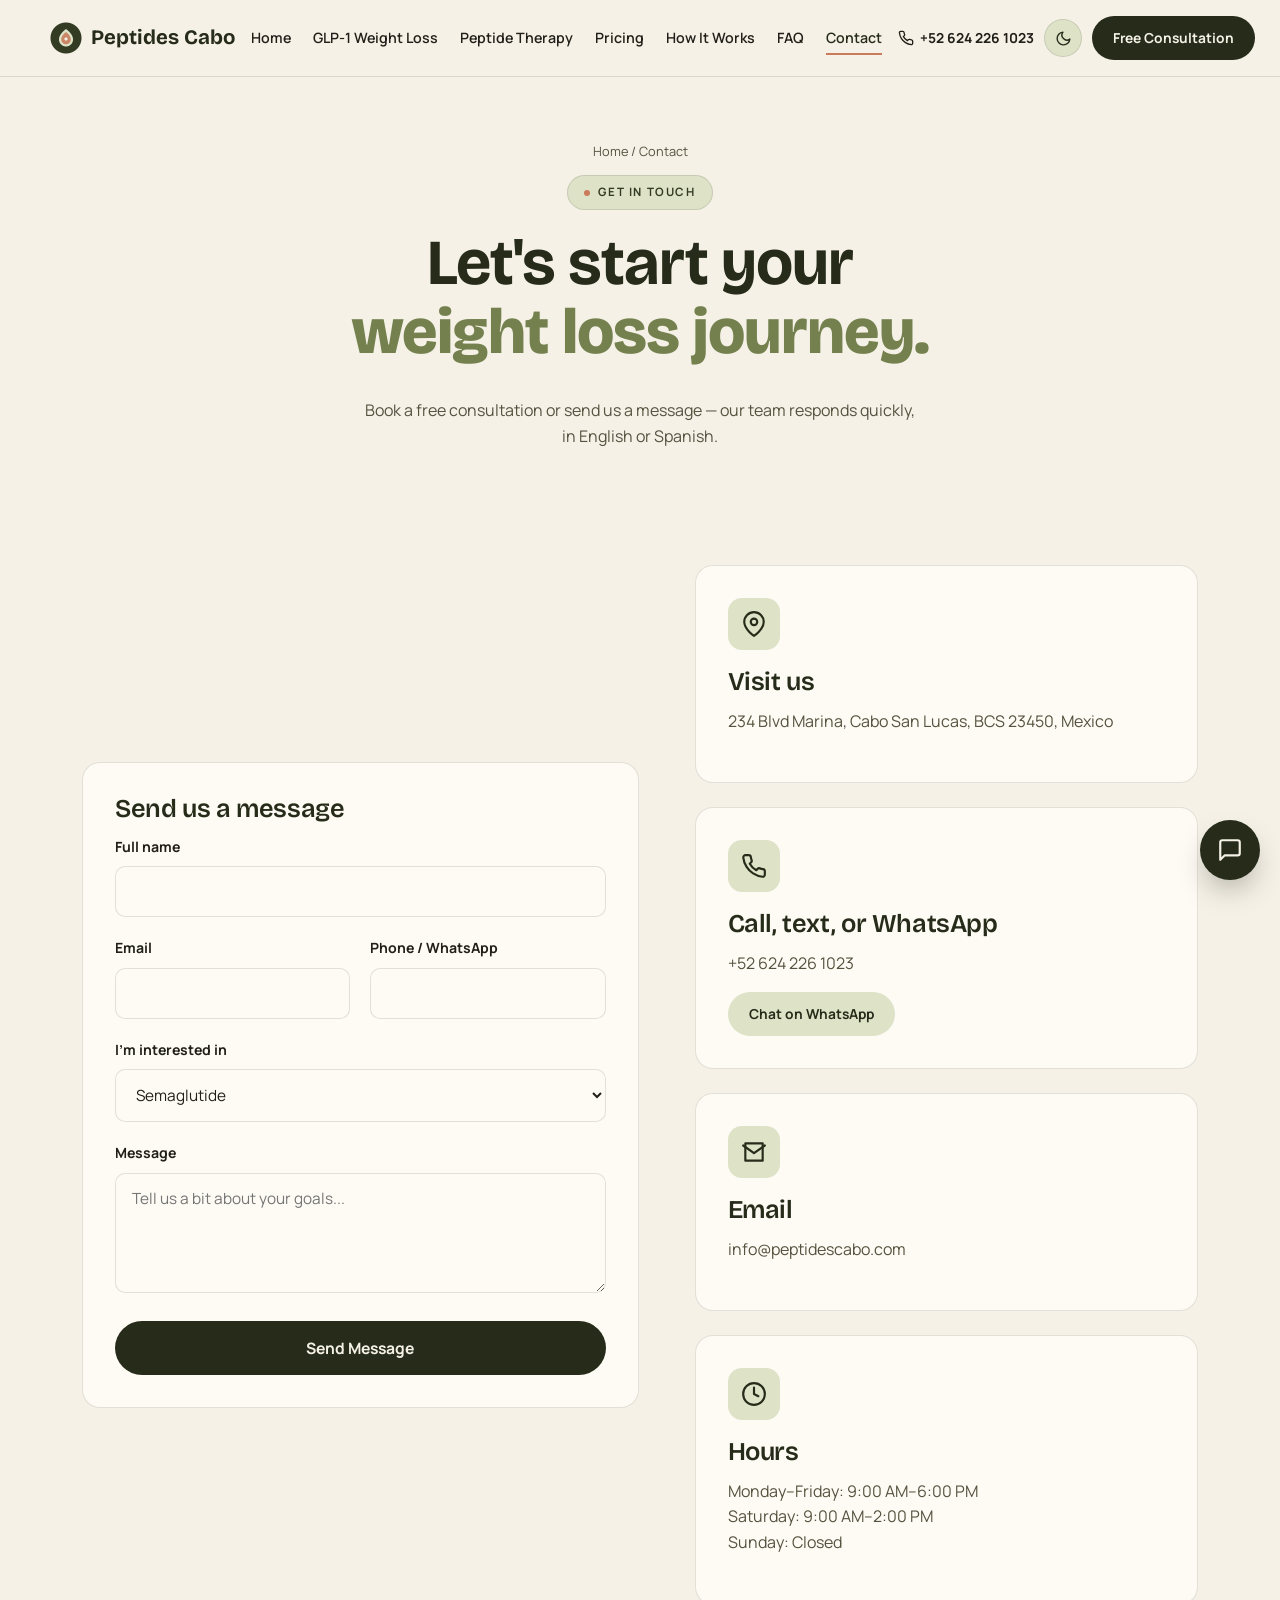
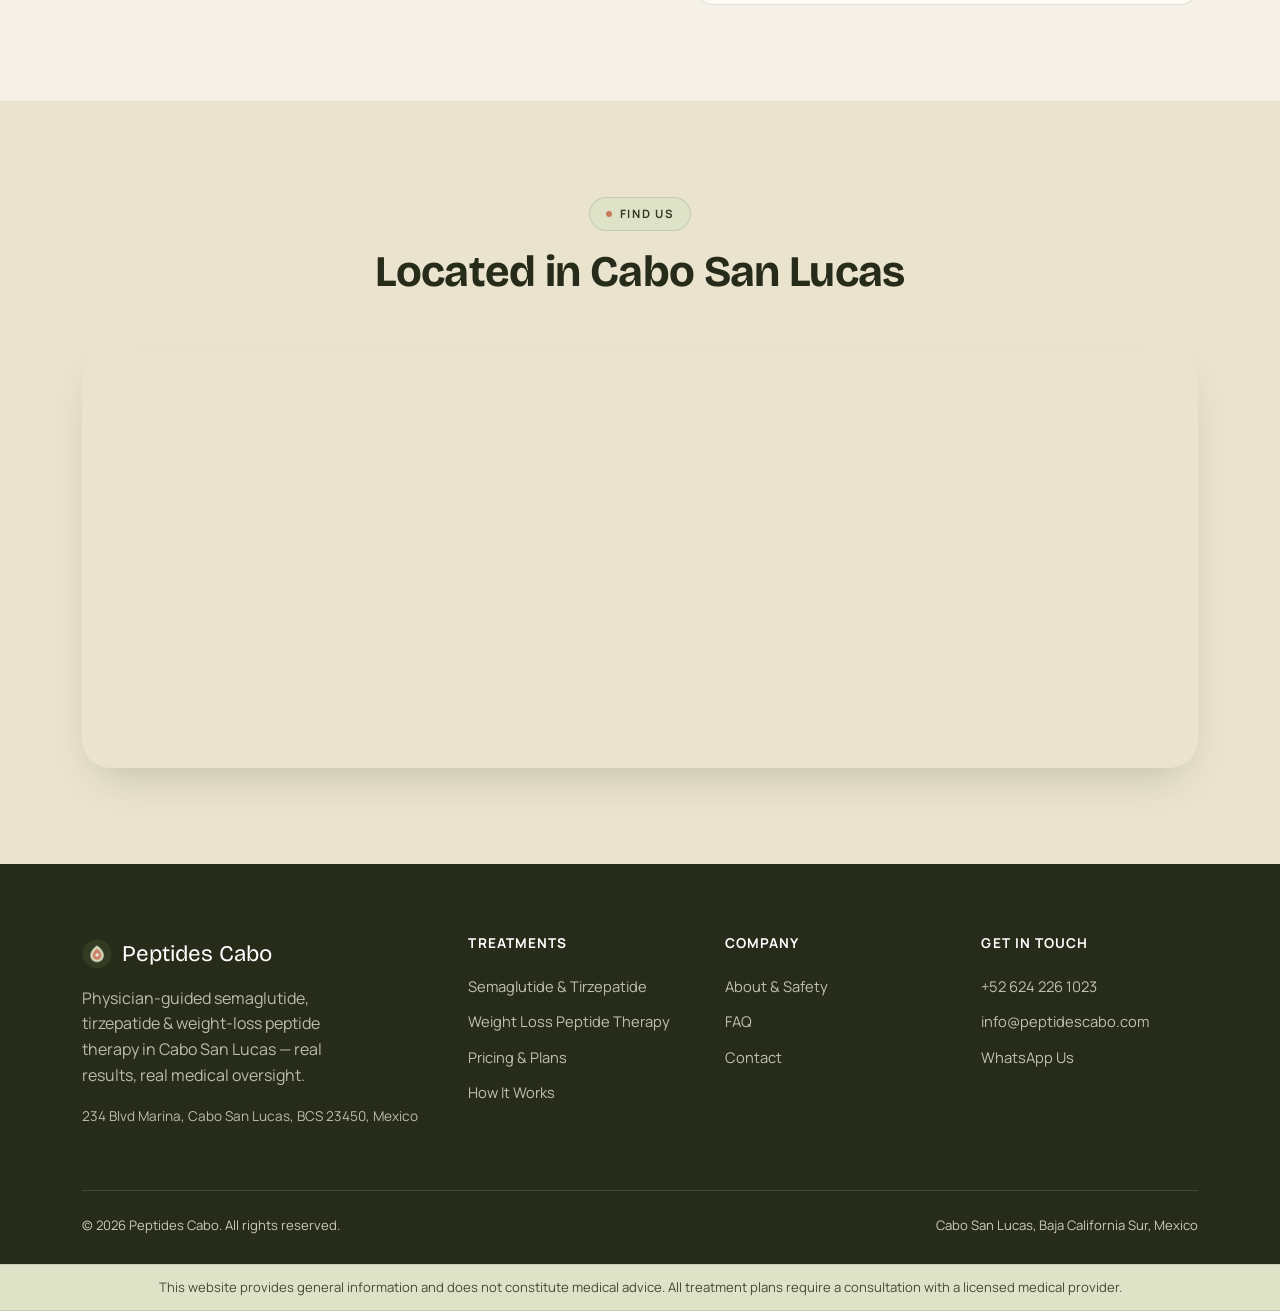
<file: contact.html>
<!DOCTYPE html>
<html lang="en">
<head>
<meta charset="UTF-8">
<meta name="viewport" content="width=device-width, initial-scale=1.0">
<script>(function(){try{var t=localStorage.getItem('pc-theme');if(!t){t=window.matchMedia('(prefers-color-scheme: dark)').matches?'dark':'light';}document.documentElement.setAttribute('data-theme',t);}catch(e){}})();</script>
<title>Contact Us | Peptides Cabo San Lucas</title>
<meta name="description" content="Contact Peptides Cabo in Cabo San Lucas to book a free weight loss consultation. Call, WhatsApp, email, or visit our office on Blvd Marina.">
<link rel="canonical" href="https://peptidescabo.com/contact.html">
<meta name="robots" content="index, follow, max-image-preview:large">
<meta name="geo.region" content="MX-BCS">
<meta name="geo.placename" content="Cabo San Lucas">

<meta property="og:type" content="website">
<meta property="og:title" content="Contact Us | Peptides Cabo San Lucas">
<meta property="og:description" content="Contact Peptides Cabo in Cabo San Lucas to book a free weight loss consultation. Call, WhatsApp, email, or visit our office on Blvd Marina.">
<meta property="og:url" content="https://peptidescabo.com/contact.html">
<meta property="og:site_name" content="Peptides Cabo">
<meta property="og:image" content="https://peptidescabo.com/assets/img/vial-peptide.png">
<meta property="og:locale" content="en_US">
<meta name="twitter:card" content="summary_large_image">
<meta name="twitter:title" content="Contact Us | Peptides Cabo San Lucas">
<meta name="twitter:description" content="Contact Peptides Cabo in Cabo San Lucas to book a free weight loss consultation. Call, WhatsApp, email, or visit our office on Blvd Marina.">
<meta name="twitter:image" content="https://peptidescabo.com/assets/img/vial-peptide.png">

<link rel="icon" type="image/svg+xml" href="assets/img/favicon.svg">
<link rel="icon" type="image/png" sizes="32x32" href="assets/img/favicon-32.png">
<link rel="apple-touch-icon" href="assets/img/apple-touch-icon.png">
<link rel="manifest" href="site.webmanifest">

<link rel="preconnect" href="https://fonts.googleapis.com">
<link rel="preconnect" href="https://fonts.gstatic.com" crossorigin>
<link rel="stylesheet" href="assets/css/style.css">

<script type="application/ld+json">{
    "@context": "https://schema.org",
    "@type": "MedicalBusiness",
    "@id": "https://peptidescabo.com/#business",
    "name": "Peptides Cabo",
    "alternateName": "Peptides Cabo Weight Loss Clinic",
    "description": "Physician-guided semaglutide, tirzepatide and weight-loss peptide therapy in Cabo San Lucas, Baja California Sur, Mexico.",
    "url": "https://peptidescabo.com/",
    "logo": "https://peptidescabo.com/assets/img/logo-mark.png",
    "image": "https://peptidescabo.com/assets/img/logo-mark.png",
    "telephone": "+526242261023",
    "email": "info@peptidescabo.com",
    "priceRange": "$$",
    "medicalSpecialty": "Bariatrics",
    "address": {
      "@type": "PostalAddress",
      "streetAddress": "234 Blvd Marina",
      "addressLocality": "Cabo San Lucas",
      "addressRegion": "BCS",
      "postalCode": "23450",
      "addressCountry": "MX"
    },
    "areaServed": [
      {"@type":"City","name":"Cabo San Lucas"},
      {"@type":"City","name":"San José del Cabo"},
      {"@type":"AdministrativeArea","name":"Los Cabos"},
      {"@type":"AdministrativeArea","name":"Baja California Sur"}
    ],
    "openingHoursSpecification": [{
      "@type": "OpeningHoursSpecification",
      "dayOfWeek": ["Monday","Tuesday","Wednesday","Thursday","Friday"],
      "opens": "09:00",
      "closes": "18:00"
    },{
      "@type": "OpeningHoursSpecification",
      "dayOfWeek": ["Saturday"],
      "opens": "09:00",
      "closes": "14:00"
    }]
  }</script>
<script type="application/ld+json">{"@context":"https://schema.org","@type":"BreadcrumbList","itemListElement":[{"@type":"ListItem","position":1,"name":"Home","item":"https://peptidescabo.com/"},{"@type":"ListItem","position":2,"name":"Contact","item":"https://peptidescabo.com/contact.html"}]}</script>
<noscript><style>.reveal{opacity:1 !important; transform:none !important;}</style></noscript>
</head>
<body>
<header class="nav">
  <div class="container nav-row">
    <a href="index.html" class="brand">
      <img src="assets/img/logo-mark.png" alt="Peptides Cabo logo" class="brand-mark">
      Peptides Cabo
    </a>
    <nav class="nav-links" id="navLinks">
      <a href="index.html">Home</a>
<a href="semaglutide-tirzepatide.html">GLP-1 Weight Loss</a>
<a href="peptide-therapy.html">Peptide Therapy</a>
<a href="pricing.html">Pricing</a>
<a href="how-it-works.html">How It Works</a>
<a href="faq.html">FAQ</a>
<a href="contact.html" class="active">Contact</a>
      <a href="contact.html" class="btn btn-primary nav-links-cta">Free Consultation</a>
    </nav>
    <div class="nav-cta">
      <a href="tel:+526242261023" class="nav-phone">
        <svg width="16" height="16" viewBox="0 0 24 24" fill="none" stroke="currentColor" stroke-width="2"><path d="M22 16.92v3a2 2 0 0 1-2.18 2 19.79 19.79 0 0 1-8.63-3.07 19.5 19.5 0 0 1-6-6 19.79 19.79 0 0 1-3.07-8.67A2 2 0 0 1 4.11 2h3a2 2 0 0 1 2 1.72c.127.96.361 1.903.7 2.81a2 2 0 0 1-.45 2.11L8.09 9.91a16 16 0 0 0 6 6l1.27-1.27a2 2 0 0 1 2.11-.45c.907.339 1.85.573 2.81.7A2 2 0 0 1 22 16.92z"/></svg>
        <span class="nav-phone-text">+52 624 226 1023</span>
      </a>
      <button class="theme-toggle" id="themeToggle" aria-label="Toggle dark mode" type="button">
        <svg class="icon-moon" viewBox="0 0 24 24" fill="none" stroke="currentColor" stroke-width="2" stroke-linecap="round" stroke-linejoin="round"><path d="M21 12.79A9 9 0 1 1 11.21 3 7 7 0 0 0 21 12.79z"/></svg>
        <svg class="icon-sun" viewBox="0 0 24 24" fill="none" stroke="currentColor" stroke-width="2" stroke-linecap="round" stroke-linejoin="round"><circle cx="12" cy="12" r="4"/><path d="M12 2v2M12 20v2M4.93 4.93l1.41 1.41M17.66 17.66l1.41 1.41M2 12h2M20 12h2M6.34 17.66l-1.41 1.41M19.07 4.93l-1.41 1.41"/></svg>
      </button>
      <a href="contact.html" class="btn btn-primary btn-sm">Free Consultation</a>
      <button class="nav-toggle" id="navToggle" aria-label="Toggle menu">
        <svg viewBox="0 0 24 24" fill="none" stroke="currentColor" stroke-width="2"><line x1="4" y1="7" x2="20" y2="7"/><line x1="4" y1="12" x2="20" y2="12"/><line x1="4" y1="17" x2="20" y2="17"/></svg>
      </button>
    </div>
  </div>
</header>
<main>

<div class="page-header container">
  <div class="breadcrumb"><a href="index.html">Home</a> / Contact</div>
  <span class="eyebrow">Get In Touch</span>
  <h1>Let's start your<br><span class="italic-accent">weight loss journey.</span></h1>
  <p class="lead" style="max-width:560px;margin:0 auto;">Book a free consultation or send us a message &mdash; our team responds quickly, in English or Spanish.</p>
</div>

<section class="section-pad">
  <div class="container hero-grid">
    <div class="card reveal">
      <h3>Send us a message</h3>
      <form id="contactForm">
        <div class="form-field">
          <label for="cf-name">Full name</label>
          <input type="text" id="cf-name" name="name" required>
        </div>
        <div class="grid grid-2" style="gap:20px;">
          <div class="form-field">
            <label for="cf-email">Email</label>
            <input type="email" id="cf-email" name="email" required>
          </div>
          <div class="form-field">
            <label for="cf-phone">Phone / WhatsApp</label>
            <input type="tel" id="cf-phone" name="phone">
          </div>
        </div>
        <div class="form-field">
          <label for="cf-interest">I'm interested in</label>
          <select id="cf-interest" name="interest">
            <option>Semaglutide</option>
            <option>Tirzepatide</option>
            <option>Peptide Therapy</option>
            <option>Not sure yet — I have questions</option>
          </select>
        </div>
        <div class="form-field">
          <label for="cf-message">Message</label>
          <textarea id="cf-message" name="message" placeholder="Tell us a bit about your goals..."></textarea>
        </div>
        <button type="submit" class="btn btn-primary btn-block">Send Message</button>
      </form>
    </div>
    <div class="reveal">
      <div class="card" style="margin-bottom:24px;">
        <div class="icon-tile"><svg viewBox="0 0 24 24" fill="none" stroke="currentColor" stroke-width="2" stroke-linecap="round" stroke-linejoin="round"><path d="M21 10c0 7-9 13-9 13s-9-6-9-13a9 9 0 0 1 18 0z"/><circle cx="12" cy="10" r="3"/></svg></div>
        <h3>Visit us</h3>
        <p>234 Blvd Marina, Cabo San Lucas, BCS 23450, Mexico</p>
      </div>
      <div class="card" style="margin-bottom:24px;">
        <div class="icon-tile"><svg viewBox="0 0 24 24" fill="none" stroke="currentColor" stroke-width="2" stroke-linecap="round" stroke-linejoin="round"><path d="M22 16.92v3a2 2 0 0 1-2.18 2 19.79 19.79 0 0 1-8.63-3.07 19.5 19.5 0 0 1-6-6 19.79 19.79 0 0 1-3.07-8.67A2 2 0 0 1 4.11 2h3a2 2 0 0 1 2 1.72c.127.96.361 1.903.7 2.81a2 2 0 0 1-.45 2.11L8.09 9.91a16 16 0 0 0 6 6l1.27-1.27a2 2 0 0 1 2.11-.45c.907.339 1.85.573 2.81.7A2 2 0 0 1 22 16.92z"/></svg></div>
        <h3>Call, text, or WhatsApp</h3>
        <p><a href="tel:+526242261023">+52 624 226 1023</a></p>
        <a href="https://wa.me/526242261023?text=Hi%20Peptides%20Cabo%2C%20I%27d%20like%20to%20book%20a%20free%20consultation." target="_blank" rel="noopener" class="btn btn-ghost btn-sm">Chat on WhatsApp</a>
      </div>
      <div class="card" style="margin-bottom:24px;">
        <div class="icon-tile"><svg viewBox="0 0 24 24" fill="none" stroke="currentColor" stroke-width="2" stroke-linecap="round" stroke-linejoin="round"><path d="M4 4h16v16H4z"/><polyline points="22,6 12,13 2,6"/></svg></div>
        <h3>Email</h3>
        <p><a href="mailto:info@peptidescabo.com">info@peptidescabo.com</a></p>
      </div>
      <div class="card">
        <div class="icon-tile"><svg viewBox="0 0 24 24" fill="none" stroke="currentColor" stroke-width="2" stroke-linecap="round" stroke-linejoin="round"><circle cx="12" cy="12" r="10"/><polyline points="12 6 12 12 16 14"/></svg></div>
        <h3>Hours</h3>
        <p>Monday&ndash;Friday: 9:00 AM&ndash;6:00 PM<br>Saturday: 9:00 AM&ndash;2:00 PM<br>Sunday: Closed</p>
      </div>
    </div>
  </div>
</section>

<section class="section-pad section-alt">
  <div class="container">
    <div class="section-head center reveal" style="margin-left:auto;margin-right:auto;">
      <span class="eyebrow">Find Us</span>
      <h2>Located in Cabo San Lucas</h2>
    </div>
    <div class="reveal" style="border-radius:var(--radius-l); overflow:hidden; box-shadow:var(--shadow-card);">
      <iframe src="https://www.google.com/maps?q=234%20Blvd%20Marina%2C%20Cabo%20San%20Lucas%2C%20BCS%2023450%2C%20Mexico&output=embed" width="100%" height="420" style="border:0;display:block;" allowfullscreen="" loading="lazy" referrerpolicy="no-referrer-when-downgrade" title="Map to Peptides Cabo"></iframe>
    </div>
  </div>
</section>

</main>
<footer class="footer">
  <div class="container">
    <div class="footer-grid">
      <div>
        <div class="footer-brand">
          <img src="assets/img/logo-mark.png" alt="" class="brand-mark" style="width:30px;height:30px;">
          Peptides Cabo
        </div>
        <p style="max-width:280px;">Physician-guided semaglutide, tirzepatide &amp; weight-loss peptide therapy in Cabo San Lucas — real results, real medical oversight.</p>
        <p style="font-size:0.85rem; margin-top:18px;">234 Blvd Marina, Cabo San Lucas, BCS 23450, Mexico</p>
      </div>
      <div>
        <h4>Treatments</h4>
        <a href="semaglutide-tirzepatide.html">Semaglutide &amp; Tirzepatide</a>
        <a href="peptide-therapy.html">Weight Loss Peptide Therapy</a>
        <a href="pricing.html">Pricing &amp; Plans</a>
        <a href="how-it-works.html">How It Works</a>
      </div>
      <div>
        <h4>Company</h4>
        <a href="about.html">About &amp; Safety</a>
        <a href="faq.html">FAQ</a>
        <a href="contact.html">Contact</a>
      </div>
      <div>
        <h4>Get in Touch</h4>
        <a href="tel:+526242261023">+52 624 226 1023</a>
        <a href="mailto:info@peptidescabo.com">info@peptidescabo.com</a>
        <a href="https://wa.me/526242261023?text=Hi%20Peptides%20Cabo%2C%20I%27d%20like%20to%20book%20a%20free%20consultation." target="_blank" rel="noopener">WhatsApp Us</a>
      </div>
    </div>
    <div class="footer-bottom">
      <span>&copy; 2026 Peptides Cabo. All rights reserved.</span>
      <span>Cabo San Lucas, Baja California Sur, Mexico</span>
    </div>
  </div>
</footer>
<div class="disclaimer-strip">
  <div class="container">This website provides general information and does not constitute medical advice. All treatment plans require a consultation with a licensed medical provider.</div>
</div>
<div id="pcChatbot" class="chatbot">
  <button id="chatbotBubble" class="chatbot-bubble" aria-label="Open chat assistant" type="button">
    <svg class="cb-icon-chat" viewBox="0 0 24 24" fill="none" stroke="currentColor" stroke-width="2" stroke-linecap="round" stroke-linejoin="round"><path d="M21 15a2 2 0 0 1-2 2H7l-4 4V5a2 2 0 0 1 2-2h14a2 2 0 0 1 2 2z"/></svg>
    <svg class="cb-icon-close" viewBox="0 0 24 24" fill="none" stroke="currentColor" stroke-width="2" stroke-linecap="round" stroke-linejoin="round"><line x1="18" y1="6" x2="6" y2="18"/><line x1="6" y1="6" x2="18" y2="18"/></svg>
  </button>
  <div class="chatbot-panel" id="chatbotPanel">
    <div class="chatbot-header">
      <img src="assets/img/logo-mark.png" alt="" class="chatbot-avatar">
      <div>
        <strong>Peptides Cabo Assistant</strong>
        <small>Usually answers instantly</small>
      </div>
    </div>
    <div class="chatbot-messages" id="chatbotMessages"></div>
    <div class="chatbot-suggestions" id="chatbotSuggestions"></div>
    <form class="chatbot-input-row" id="chatbotForm">
      <input type="text" id="chatbotInput" placeholder="Ask about pricing, safety, how it works..." autocomplete="off">
      <button type="submit" aria-label="Send">
        <svg viewBox="0 0 24 24" fill="none" stroke="currentColor" stroke-width="2" stroke-linecap="round" stroke-linejoin="round"><line x1="22" y1="2" x2="11" y2="13"/><polygon points="22 2 15 22 11 13 2 9 22 2"/></svg>
      </button>
    </form>
    <div class="chatbot-footnote">Answers are general information, not medical advice. <a href="contact.html">Book a consultation</a> for personalized guidance.</div>
  </div>
</div>
<script>
document.addEventListener('DOMContentLoaded', function () {
  var toggle = document.getElementById('navToggle');
  var links = document.getElementById('navLinks');
  if (toggle) {
    toggle.addEventListener('click', function () { links.classList.toggle('open'); });
  }
  var themeBtn = document.getElementById('themeToggle');
  if (themeBtn) {
    themeBtn.addEventListener('click', function () {
      var root = document.documentElement;
      var current = root.getAttribute('data-theme') === 'dark' ? 'dark' : 'light';
      var next = current === 'dark' ? 'light' : 'dark';
      root.setAttribute('data-theme', next);
      try { localStorage.setItem('pc-theme', next); } catch (e) {}
    });
  }
  document.querySelectorAll('.accordion-item').forEach(function (item) {
    var q = item.querySelector('.accordion-q');
    q.addEventListener('click', function () {
      var wasOpen = item.classList.contains('open');
      document.querySelectorAll('.accordion-item.open').forEach(function (o) {
        if (o !== item) o.classList.remove('open');
      });
      item.classList.toggle('open', !wasOpen);
    });
  });
  var sliderWeight = document.getElementById('calcWeight');
  var sliderGoal = document.getElementById('calcGoalOut');
  if (sliderWeight) {
    var out = document.getElementById('calcWeightOut');
    var lossOut = document.getElementById('calcLossOut');
    var update = function () {
      var w = parseInt(sliderWeight.value, 10);
      out.textContent = w;
      lossOut.textContent = Math.round(w * 0.19);
    };
    sliderWeight.addEventListener('input', update);
    update();
  }
  var form = document.getElementById('contactForm');
  if (form) {
    form.addEventListener('submit', function (e) {
      e.preventDefault();
      var name = form.querySelector('#cf-name').value;
      var email = form.querySelector('#cf-email').value;
      var phone = form.querySelector('#cf-phone').value;
      var interest = form.querySelector('#cf-interest').value;
      var msg = form.querySelector('#cf-message').value;
      var subject = encodeURIComponent('New consultation request — ' + name);
      var body = encodeURIComponent(
        'Name: ' + name + '\n' +
        'Email: ' + email + '\n' +
        'Phone: ' + phone + '\n' +
        'Interested in: ' + interest + '\n\n' +
        'Message:\n' + msg
      );
      window.location.href = 'mailto:empresasmccoy@outlook.com?subject=' + subject + '&body=' + body;
    });
  }
  requestAnimationFrame(function () {
    setTimeout(function () { document.body.classList.add('ready'); }, 60);
  });
});
</script>
<script src="assets/js/faq-data.js"></script>
<script src="assets/js/chatbot.js"></script>
</body>
</html>
</file>
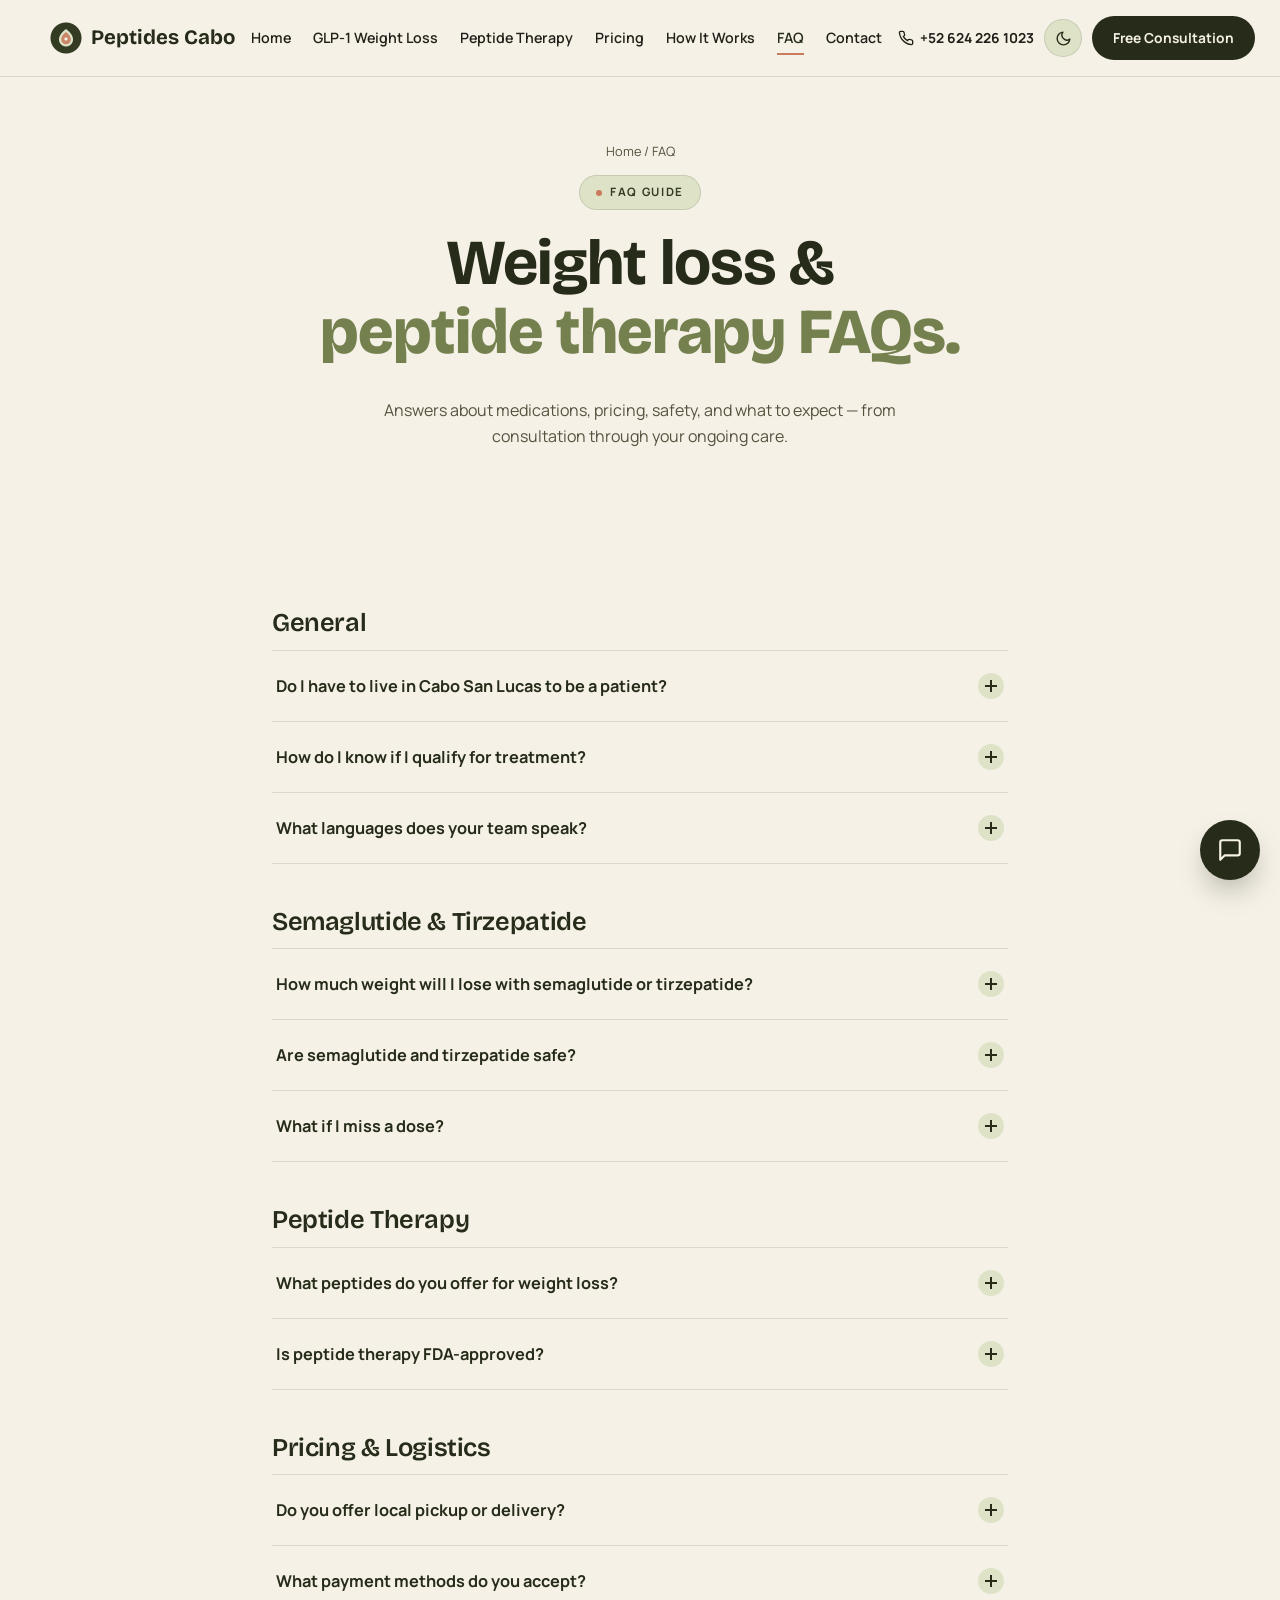
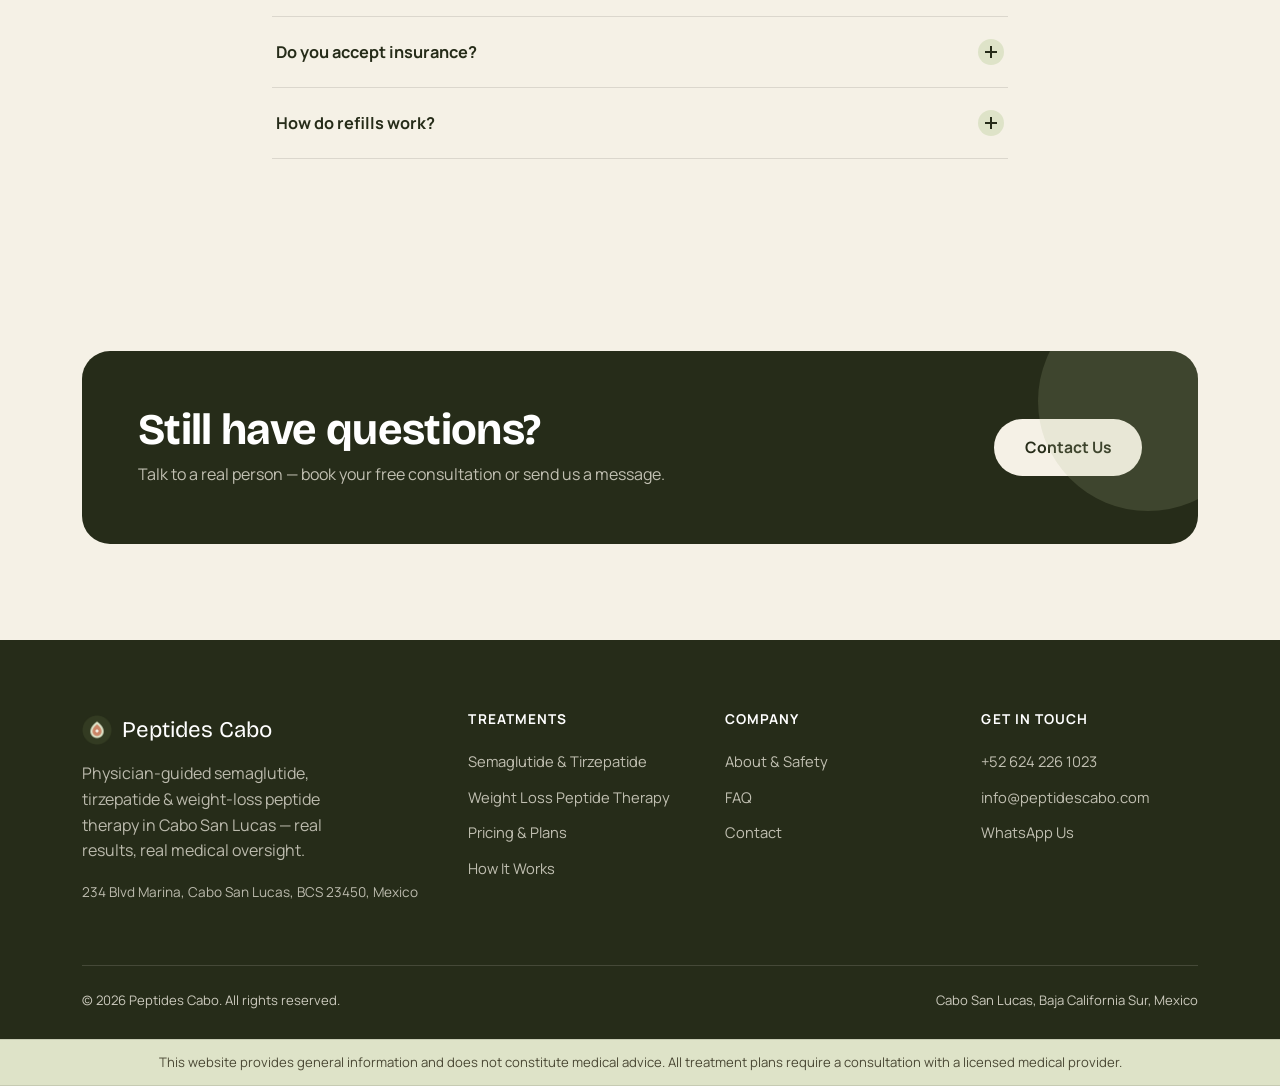
<file: faq.html>
<!DOCTYPE html>
<html lang="en">
<head>
<meta charset="UTF-8">
<meta name="viewport" content="width=device-width, initial-scale=1.0">
<script>(function(){try{var t=localStorage.getItem('pc-theme');if(!t){t=window.matchMedia('(prefers-color-scheme: dark)').matches?'dark':'light';}document.documentElement.setAttribute('data-theme',t);}catch(e){}})();</script>
<title>Weight Loss & Peptide Therapy FAQs | Peptides Cabo</title>
<meta name="description" content="Answers to common questions about semaglutide, tirzepatide, and peptide therapy in Cabo San Lucas: pricing, safety, logistics, and candidacy.">
<link rel="canonical" href="https://peptidescabo.com/faq.html">
<meta name="robots" content="index, follow, max-image-preview:large">
<meta name="geo.region" content="MX-BCS">
<meta name="geo.placename" content="Cabo San Lucas">

<meta property="og:type" content="website">
<meta property="og:title" content="Weight Loss & Peptide Therapy FAQs | Peptides Cabo">
<meta property="og:description" content="Answers to common questions about semaglutide, tirzepatide, and peptide therapy in Cabo San Lucas: pricing, safety, logistics, and candidacy.">
<meta property="og:url" content="https://peptidescabo.com/faq.html">
<meta property="og:site_name" content="Peptides Cabo">
<meta property="og:image" content="https://peptidescabo.com/assets/img/vial-peptide.png">
<meta property="og:locale" content="en_US">
<meta name="twitter:card" content="summary_large_image">
<meta name="twitter:title" content="Weight Loss & Peptide Therapy FAQs | Peptides Cabo">
<meta name="twitter:description" content="Answers to common questions about semaglutide, tirzepatide, and peptide therapy in Cabo San Lucas: pricing, safety, logistics, and candidacy.">
<meta name="twitter:image" content="https://peptidescabo.com/assets/img/vial-peptide.png">

<link rel="icon" type="image/svg+xml" href="assets/img/favicon.svg">
<link rel="icon" type="image/png" sizes="32x32" href="assets/img/favicon-32.png">
<link rel="apple-touch-icon" href="assets/img/apple-touch-icon.png">
<link rel="manifest" href="site.webmanifest">

<link rel="preconnect" href="https://fonts.googleapis.com">
<link rel="preconnect" href="https://fonts.gstatic.com" crossorigin>
<link rel="stylesheet" href="assets/css/style.css">

<script type="application/ld+json">{
    "@context": "https://schema.org",
    "@type": "MedicalBusiness",
    "@id": "https://peptidescabo.com/#business",
    "name": "Peptides Cabo",
    "alternateName": "Peptides Cabo Weight Loss Clinic",
    "description": "Physician-guided semaglutide, tirzepatide and weight-loss peptide therapy in Cabo San Lucas, Baja California Sur, Mexico.",
    "url": "https://peptidescabo.com/",
    "logo": "https://peptidescabo.com/assets/img/logo-mark.png",
    "image": "https://peptidescabo.com/assets/img/logo-mark.png",
    "telephone": "+526242261023",
    "email": "info@peptidescabo.com",
    "priceRange": "$$",
    "medicalSpecialty": "Bariatrics",
    "address": {
      "@type": "PostalAddress",
      "streetAddress": "234 Blvd Marina",
      "addressLocality": "Cabo San Lucas",
      "addressRegion": "BCS",
      "postalCode": "23450",
      "addressCountry": "MX"
    },
    "areaServed": [
      {"@type":"City","name":"Cabo San Lucas"},
      {"@type":"City","name":"San José del Cabo"},
      {"@type":"AdministrativeArea","name":"Los Cabos"},
      {"@type":"AdministrativeArea","name":"Baja California Sur"}
    ],
    "openingHoursSpecification": [{
      "@type": "OpeningHoursSpecification",
      "dayOfWeek": ["Monday","Tuesday","Wednesday","Thursday","Friday"],
      "opens": "09:00",
      "closes": "18:00"
    },{
      "@type": "OpeningHoursSpecification",
      "dayOfWeek": ["Saturday"],
      "opens": "09:00",
      "closes": "14:00"
    }]
  }</script>
<script type="application/ld+json">{"@context":"https://schema.org","@type":"BreadcrumbList","itemListElement":[{"@type":"ListItem","position":1,"name":"Home","item":"https://peptidescabo.com/"},{"@type":"ListItem","position":2,"name":"FAQ","item":"https://peptidescabo.com/faq.html"}]}</script>
<script type="application/ld+json">{"@context":"https://schema.org","@type":"FAQPage","mainEntity":[{"@type":"Question","name":"Do I have to live in Cabo San Lucas to be a patient?","acceptedAnswer":{"@type":"Answer","text":"No. We treat local residents as well as expats and visitors to Los Cabos. Virtual consultations make it easy to start before or after you travel."}},{"@type":"Question","name":"How do I know if I qualify for treatment?","acceptedAnswer":{"@type":"Answer","text":"Most adults looking to lose weight or improve metabolic health are candidates, but your provider will confirm this based on your health history during a free consultation."}},{"@type":"Question","name":"What languages does your team speak?","acceptedAnswer":{"@type":"Answer","text":"Our providers and care team support patients in both English and Spanish."}},{"@type":"Question","name":"How much weight will I lose with semaglutide or tirzepatide?","acceptedAnswer":{"@type":"Answer","text":"Clinical trials report average losses of roughly 15% of body weight with semaglutide and up to 20% with tirzepatide over 52&ndash;68 weeks. Individual results vary."}},{"@type":"Question","name":"Are semaglutide and tirzepatide safe?","acceptedAnswer":{"@type":"Answer","text":"Both are well-studied GLP-1 medications. As with any prescription treatment, candidacy is confirmed through a consultation that screens for contraindications like a history of medullary thyroid carcinoma or pancreatitis."}},{"@type":"Question","name":"What if I miss a dose?","acceptedAnswer":{"@type":"Answer","text":"Your care team will give you clear guidance on missed doses during onboarding; general guidance depends on how long it's been since your scheduled injection, so always check with your provider."}},{"@type":"Question","name":"What peptides do you offer for weight loss?","acceptedAnswer":{"@type":"Answer","text":"We offer AOD-9604, CJC-1295/Ipamorelin, tesamorelin, and MOTS-c, among others, depending on your goals and candidacy."}},{"@type":"Question","name":"Is peptide therapy FDA-approved?","acceptedAnswer":{"@type":"Answer","text":"Some peptides have FDA approval for specific conditions; others are used off-label or remain investigational. Your provider will explain the evidence behind any protocol before you start."}},{"@type":"Question","name":"Do you offer local pickup or delivery?","acceptedAnswer":{"@type":"Answer","text":"Yes. Patients can pick up medication locally in Cabo San Lucas, and delivery may be available depending on your location &mdash; ask your care coordinator when you book."}},{"@type":"Question","name":"What payment methods do you accept?","acceptedAnswer":{"@type":"Answer","text":"We accept major credit cards and cash (USD or MXN)."}},{"@type":"Question","name":"Do you accept insurance?","acceptedAnswer":{"@type":"Answer","text":"Most GLP-1 and peptide treatment is cash-pay, as it's frequently not covered by insurance for weight management. Pricing is transparent and confirmed upfront."}},{"@type":"Question","name":"How do refills work?","acceptedAnswer":{"@type":"Answer","text":"Near the end of your 12-week supply, your care team reaches out to review your progress and schedule your next refill."}}]}</script>
<noscript><style>.reveal{opacity:1 !important; transform:none !important;}</style></noscript>
</head>
<body>
<header class="nav">
  <div class="container nav-row">
    <a href="index.html" class="brand">
      <img src="assets/img/logo-mark.png" alt="Peptides Cabo logo" class="brand-mark">
      Peptides Cabo
    </a>
    <nav class="nav-links" id="navLinks">
      <a href="index.html">Home</a>
<a href="semaglutide-tirzepatide.html">GLP-1 Weight Loss</a>
<a href="peptide-therapy.html">Peptide Therapy</a>
<a href="pricing.html">Pricing</a>
<a href="how-it-works.html">How It Works</a>
<a href="faq.html" class="active">FAQ</a>
<a href="contact.html">Contact</a>
      <a href="contact.html" class="btn btn-primary nav-links-cta">Free Consultation</a>
    </nav>
    <div class="nav-cta">
      <a href="tel:+526242261023" class="nav-phone">
        <svg width="16" height="16" viewBox="0 0 24 24" fill="none" stroke="currentColor" stroke-width="2"><path d="M22 16.92v3a2 2 0 0 1-2.18 2 19.79 19.79 0 0 1-8.63-3.07 19.5 19.5 0 0 1-6-6 19.79 19.79 0 0 1-3.07-8.67A2 2 0 0 1 4.11 2h3a2 2 0 0 1 2 1.72c.127.96.361 1.903.7 2.81a2 2 0 0 1-.45 2.11L8.09 9.91a16 16 0 0 0 6 6l1.27-1.27a2 2 0 0 1 2.11-.45c.907.339 1.85.573 2.81.7A2 2 0 0 1 22 16.92z"/></svg>
        <span class="nav-phone-text">+52 624 226 1023</span>
      </a>
      <button class="theme-toggle" id="themeToggle" aria-label="Toggle dark mode" type="button">
        <svg class="icon-moon" viewBox="0 0 24 24" fill="none" stroke="currentColor" stroke-width="2" stroke-linecap="round" stroke-linejoin="round"><path d="M21 12.79A9 9 0 1 1 11.21 3 7 7 0 0 0 21 12.79z"/></svg>
        <svg class="icon-sun" viewBox="0 0 24 24" fill="none" stroke="currentColor" stroke-width="2" stroke-linecap="round" stroke-linejoin="round"><circle cx="12" cy="12" r="4"/><path d="M12 2v2M12 20v2M4.93 4.93l1.41 1.41M17.66 17.66l1.41 1.41M2 12h2M20 12h2M6.34 17.66l-1.41 1.41M19.07 4.93l-1.41 1.41"/></svg>
      </button>
      <a href="contact.html" class="btn btn-primary btn-sm">Free Consultation</a>
      <button class="nav-toggle" id="navToggle" aria-label="Toggle menu">
        <svg viewBox="0 0 24 24" fill="none" stroke="currentColor" stroke-width="2"><line x1="4" y1="7" x2="20" y2="7"/><line x1="4" y1="12" x2="20" y2="12"/><line x1="4" y1="17" x2="20" y2="17"/></svg>
      </button>
    </div>
  </div>
</header>
<main>

<div class="page-header container">
  <div class="breadcrumb"><a href="index.html">Home</a> / FAQ</div>
  <span class="eyebrow">FAQ Guide</span>
  <h1>Weight loss &amp;<br><span class="italic-accent">peptide therapy FAQs.</span></h1>
  <p class="lead" style="max-width:600px;margin:0 auto;">Answers about medications, pricing, safety, and what to expect &mdash; from consultation through your ongoing care.</p>
</div>

<section class="section-pad">
  <div class="container" style="max-width:800px;">
    <h3 style="margin-top:44px;">General</h3>
    <div class="faq-accordion">
<div class="accordion-item">
      <button class="accordion-q"><span>Do I have to live in Cabo San Lucas to be a patient?</span><span class="plus"></span></button>
      <div class="accordion-a"><div class="accordion-a-inner"><p>No. We treat local residents as well as expats and visitors to Los Cabos. Virtual consultations make it easy to start before or after you travel.</p></div></div>
    </div>
<div class="accordion-item">
      <button class="accordion-q"><span>How do I know if I qualify for treatment?</span><span class="plus"></span></button>
      <div class="accordion-a"><div class="accordion-a-inner"><p>Most adults looking to lose weight or improve metabolic health are candidates, but your provider will confirm this based on your health history during a free consultation.</p></div></div>
    </div>
<div class="accordion-item">
      <button class="accordion-q"><span>What languages does your team speak?</span><span class="plus"></span></button>
      <div class="accordion-a"><div class="accordion-a-inner"><p>Our providers and care team support patients in both English and Spanish.</p></div></div>
    </div>
</div>
    <h3 style="margin-top:44px;">Semaglutide &amp; Tirzepatide</h3>
    <div class="faq-accordion">
<div class="accordion-item">
      <button class="accordion-q"><span>How much weight will I lose with semaglutide or tirzepatide?</span><span class="plus"></span></button>
      <div class="accordion-a"><div class="accordion-a-inner"><p>Clinical trials report average losses of roughly 15% of body weight with semaglutide and up to 20% with tirzepatide over 52&ndash;68 weeks. Individual results vary.</p></div></div>
    </div>
<div class="accordion-item">
      <button class="accordion-q"><span>Are semaglutide and tirzepatide safe?</span><span class="plus"></span></button>
      <div class="accordion-a"><div class="accordion-a-inner"><p>Both are well-studied GLP-1 medications. As with any prescription treatment, candidacy is confirmed through a consultation that screens for contraindications like a history of medullary thyroid carcinoma or pancreatitis.</p></div></div>
    </div>
<div class="accordion-item">
      <button class="accordion-q"><span>What if I miss a dose?</span><span class="plus"></span></button>
      <div class="accordion-a"><div class="accordion-a-inner"><p>Your care team will give you clear guidance on missed doses during onboarding; general guidance depends on how long it's been since your scheduled injection, so always check with your provider.</p></div></div>
    </div>
</div>
    <h3 style="margin-top:44px;">Peptide Therapy</h3>
    <div class="faq-accordion">
<div class="accordion-item">
      <button class="accordion-q"><span>What peptides do you offer for weight loss?</span><span class="plus"></span></button>
      <div class="accordion-a"><div class="accordion-a-inner"><p>We offer AOD-9604, CJC-1295/Ipamorelin, tesamorelin, and MOTS-c, among others, depending on your goals and candidacy.</p></div></div>
    </div>
<div class="accordion-item">
      <button class="accordion-q"><span>Is peptide therapy FDA-approved?</span><span class="plus"></span></button>
      <div class="accordion-a"><div class="accordion-a-inner"><p>Some peptides have FDA approval for specific conditions; others are used off-label or remain investigational. Your provider will explain the evidence behind any protocol before you start.</p></div></div>
    </div>
</div>
    <h3 style="margin-top:44px;">Pricing &amp; Logistics</h3>
    <div class="faq-accordion">
<div class="accordion-item">
      <button class="accordion-q"><span>Do you offer local pickup or delivery?</span><span class="plus"></span></button>
      <div class="accordion-a"><div class="accordion-a-inner"><p>Yes. Patients can pick up medication locally in Cabo San Lucas, and delivery may be available depending on your location &mdash; ask your care coordinator when you book.</p></div></div>
    </div>
<div class="accordion-item">
      <button class="accordion-q"><span>What payment methods do you accept?</span><span class="plus"></span></button>
      <div class="accordion-a"><div class="accordion-a-inner"><p>We accept major credit cards and cash (USD or MXN).</p></div></div>
    </div>
<div class="accordion-item">
      <button class="accordion-q"><span>Do you accept insurance?</span><span class="plus"></span></button>
      <div class="accordion-a"><div class="accordion-a-inner"><p>Most GLP-1 and peptide treatment is cash-pay, as it's frequently not covered by insurance for weight management. Pricing is transparent and confirmed upfront.</p></div></div>
    </div>
<div class="accordion-item">
      <button class="accordion-q"><span>How do refills work?</span><span class="plus"></span></button>
      <div class="accordion-a"><div class="accordion-a-inner"><p>Near the end of your 12-week supply, your care team reaches out to review your progress and schedule your next refill.</p></div></div>
    </div>
</div>
  </div>
</section>

<section class="section-pad">
  <div class="container">
    <div class="cta-banner reveal">
      <div>
        <h2>Still have questions?</h2>
        <p>Talk to a real person &mdash; book your free consultation or send us a message.</p>
      </div>
      <a href="contact.html" class="btn btn-light">Contact Us</a>
    </div>
  </div>
</section>

</main>
<footer class="footer">
  <div class="container">
    <div class="footer-grid">
      <div>
        <div class="footer-brand">
          <img src="assets/img/logo-mark.png" alt="" class="brand-mark" style="width:30px;height:30px;">
          Peptides Cabo
        </div>
        <p style="max-width:280px;">Physician-guided semaglutide, tirzepatide &amp; weight-loss peptide therapy in Cabo San Lucas — real results, real medical oversight.</p>
        <p style="font-size:0.85rem; margin-top:18px;">234 Blvd Marina, Cabo San Lucas, BCS 23450, Mexico</p>
      </div>
      <div>
        <h4>Treatments</h4>
        <a href="semaglutide-tirzepatide.html">Semaglutide &amp; Tirzepatide</a>
        <a href="peptide-therapy.html">Weight Loss Peptide Therapy</a>
        <a href="pricing.html">Pricing &amp; Plans</a>
        <a href="how-it-works.html">How It Works</a>
      </div>
      <div>
        <h4>Company</h4>
        <a href="about.html">About &amp; Safety</a>
        <a href="faq.html">FAQ</a>
        <a href="contact.html">Contact</a>
      </div>
      <div>
        <h4>Get in Touch</h4>
        <a href="tel:+526242261023">+52 624 226 1023</a>
        <a href="mailto:info@peptidescabo.com">info@peptidescabo.com</a>
        <a href="https://wa.me/526242261023?text=Hi%20Peptides%20Cabo%2C%20I%27d%20like%20to%20book%20a%20free%20consultation." target="_blank" rel="noopener">WhatsApp Us</a>
      </div>
    </div>
    <div class="footer-bottom">
      <span>&copy; 2026 Peptides Cabo. All rights reserved.</span>
      <span>Cabo San Lucas, Baja California Sur, Mexico</span>
    </div>
  </div>
</footer>
<div class="disclaimer-strip">
  <div class="container">This website provides general information and does not constitute medical advice. All treatment plans require a consultation with a licensed medical provider.</div>
</div>
<div id="pcChatbot" class="chatbot">
  <button id="chatbotBubble" class="chatbot-bubble" aria-label="Open chat assistant" type="button">
    <svg class="cb-icon-chat" viewBox="0 0 24 24" fill="none" stroke="currentColor" stroke-width="2" stroke-linecap="round" stroke-linejoin="round"><path d="M21 15a2 2 0 0 1-2 2H7l-4 4V5a2 2 0 0 1 2-2h14a2 2 0 0 1 2 2z"/></svg>
    <svg class="cb-icon-close" viewBox="0 0 24 24" fill="none" stroke="currentColor" stroke-width="2" stroke-linecap="round" stroke-linejoin="round"><line x1="18" y1="6" x2="6" y2="18"/><line x1="6" y1="6" x2="18" y2="18"/></svg>
  </button>
  <div class="chatbot-panel" id="chatbotPanel">
    <div class="chatbot-header">
      <img src="assets/img/logo-mark.png" alt="" class="chatbot-avatar">
      <div>
        <strong>Peptides Cabo Assistant</strong>
        <small>Usually answers instantly</small>
      </div>
    </div>
    <div class="chatbot-messages" id="chatbotMessages"></div>
    <div class="chatbot-suggestions" id="chatbotSuggestions"></div>
    <form class="chatbot-input-row" id="chatbotForm">
      <input type="text" id="chatbotInput" placeholder="Ask about pricing, safety, how it works..." autocomplete="off">
      <button type="submit" aria-label="Send">
        <svg viewBox="0 0 24 24" fill="none" stroke="currentColor" stroke-width="2" stroke-linecap="round" stroke-linejoin="round"><line x1="22" y1="2" x2="11" y2="13"/><polygon points="22 2 15 22 11 13 2 9 22 2"/></svg>
      </button>
    </form>
    <div class="chatbot-footnote">Answers are general information, not medical advice. <a href="contact.html">Book a consultation</a> for personalized guidance.</div>
  </div>
</div>
<script>
document.addEventListener('DOMContentLoaded', function () {
  var toggle = document.getElementById('navToggle');
  var links = document.getElementById('navLinks');
  if (toggle) {
    toggle.addEventListener('click', function () { links.classList.toggle('open'); });
  }
  var themeBtn = document.getElementById('themeToggle');
  if (themeBtn) {
    themeBtn.addEventListener('click', function () {
      var root = document.documentElement;
      var current = root.getAttribute('data-theme') === 'dark' ? 'dark' : 'light';
      var next = current === 'dark' ? 'light' : 'dark';
      root.setAttribute('data-theme', next);
      try { localStorage.setItem('pc-theme', next); } catch (e) {}
    });
  }
  document.querySelectorAll('.accordion-item').forEach(function (item) {
    var q = item.querySelector('.accordion-q');
    q.addEventListener('click', function () {
      var wasOpen = item.classList.contains('open');
      document.querySelectorAll('.accordion-item.open').forEach(function (o) {
        if (o !== item) o.classList.remove('open');
      });
      item.classList.toggle('open', !wasOpen);
    });
  });
  var sliderWeight = document.getElementById('calcWeight');
  var sliderGoal = document.getElementById('calcGoalOut');
  if (sliderWeight) {
    var out = document.getElementById('calcWeightOut');
    var lossOut = document.getElementById('calcLossOut');
    var update = function () {
      var w = parseInt(sliderWeight.value, 10);
      out.textContent = w;
      lossOut.textContent = Math.round(w * 0.19);
    };
    sliderWeight.addEventListener('input', update);
    update();
  }
  var form = document.getElementById('contactForm');
  if (form) {
    form.addEventListener('submit', function (e) {
      e.preventDefault();
      var name = form.querySelector('#cf-name').value;
      var email = form.querySelector('#cf-email').value;
      var phone = form.querySelector('#cf-phone').value;
      var interest = form.querySelector('#cf-interest').value;
      var msg = form.querySelector('#cf-message').value;
      var subject = encodeURIComponent('New consultation request — ' + name);
      var body = encodeURIComponent(
        'Name: ' + name + '\n' +
        'Email: ' + email + '\n' +
        'Phone: ' + phone + '\n' +
        'Interested in: ' + interest + '\n\n' +
        'Message:\n' + msg
      );
      window.location.href = 'mailto:info@peptidescabo.com?subject=' + subject + '&body=' + body;
    });
  }
  requestAnimationFrame(function () {
    setTimeout(function () { document.body.classList.add('ready'); }, 60);
  });
});
</script>
<script src="assets/js/faq-data.js"></script>
<script src="assets/js/chatbot.js"></script>
</body>
</html>
</file>
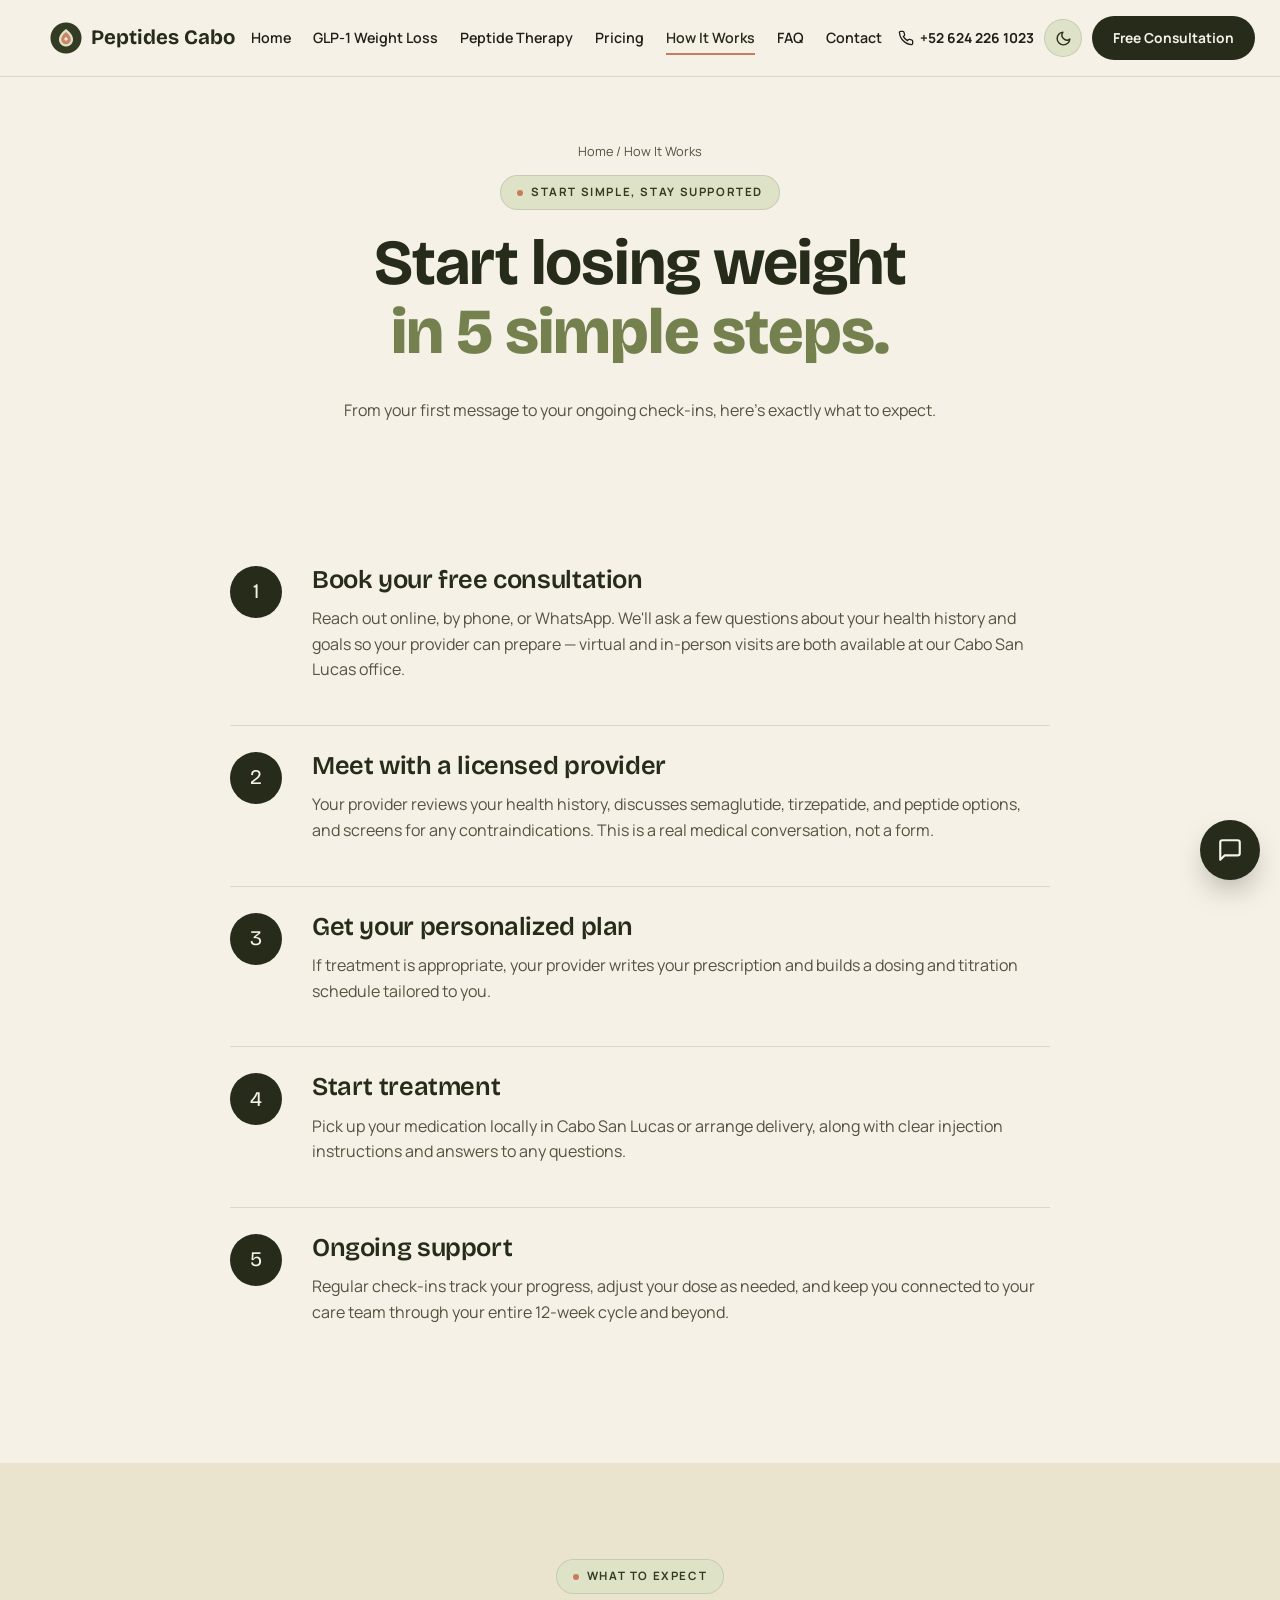
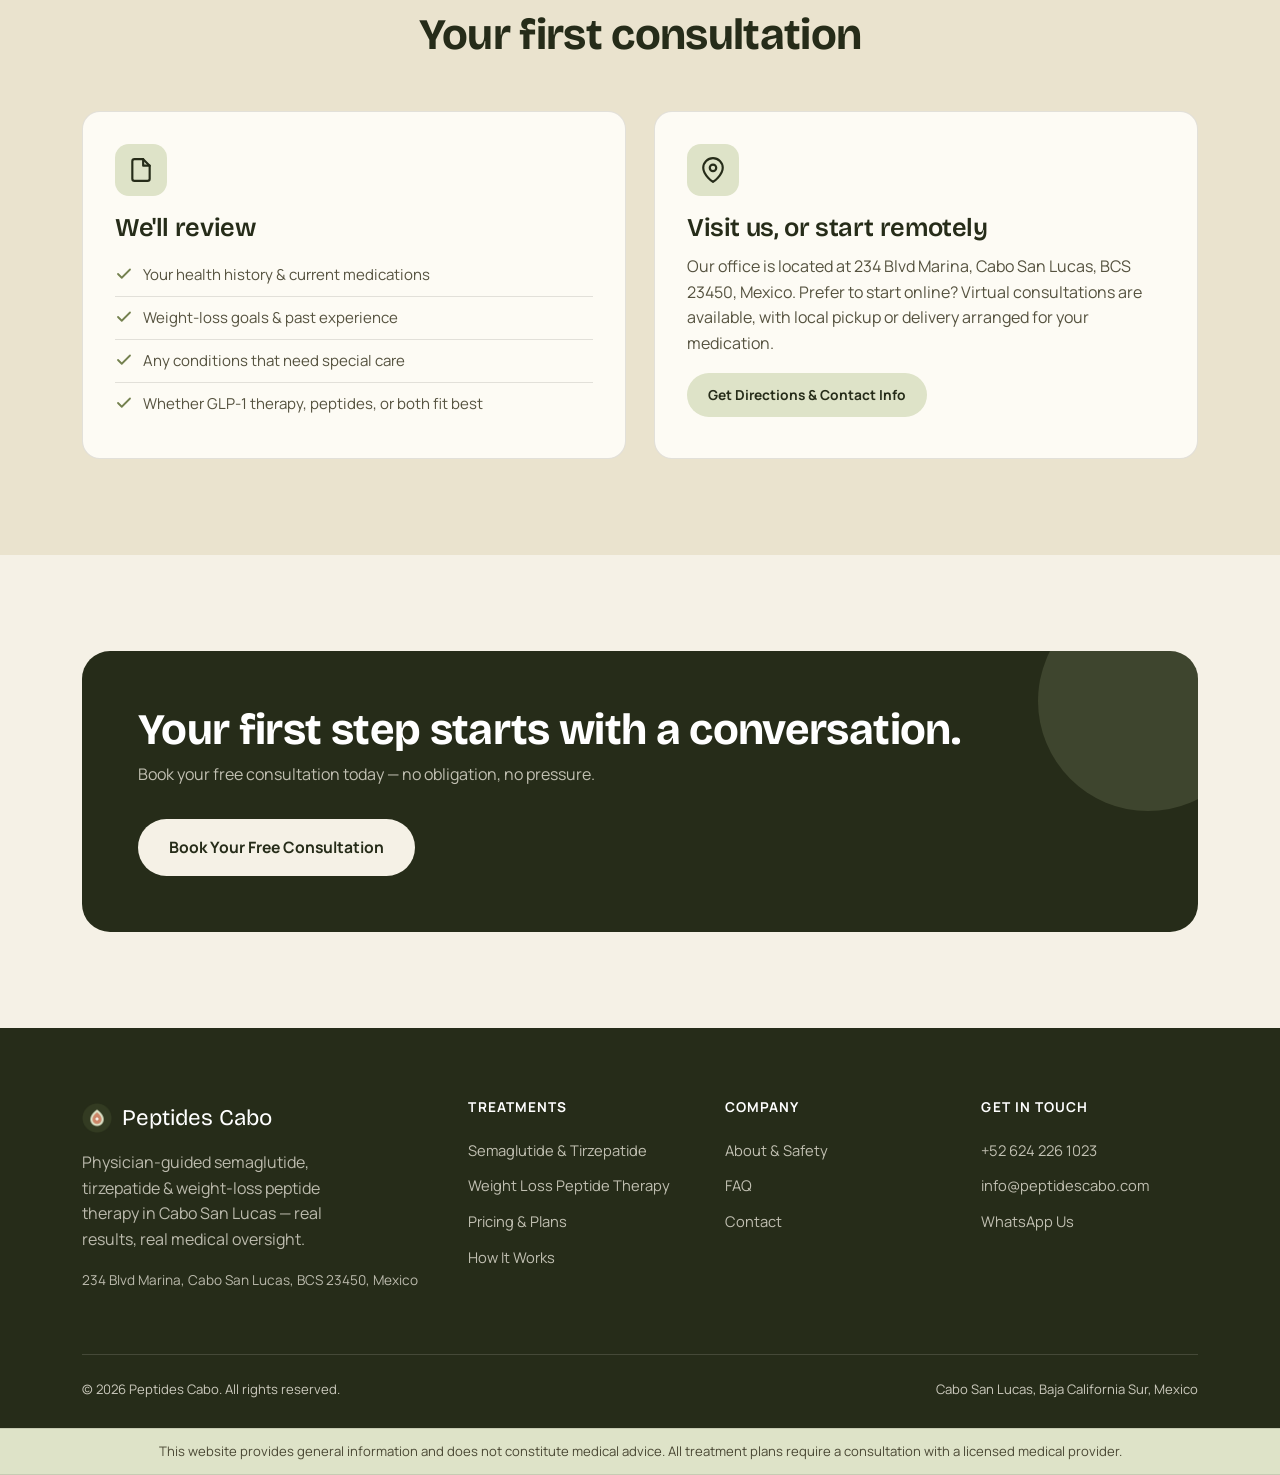
<file: how-it-works.html>
<!DOCTYPE html>
<html lang="en">
<head>
<meta charset="UTF-8">
<meta name="viewport" content="width=device-width, initial-scale=1.0">
<script>(function(){try{var t=localStorage.getItem('pc-theme');if(!t){t=window.matchMedia('(prefers-color-scheme: dark)').matches?'dark':'light';}document.documentElement.setAttribute('data-theme',t);}catch(e){}})();</script>
<title>How It Works | Semaglutide & Peptide Weight Loss in Cabo San Lucas</title>
<meta name="description" content="See exactly how weight loss treatment works at Peptides Cabo: consultation, personalized plan, medication, and ongoing provider support.">
<link rel="canonical" href="https://peptidescabo.com/how-it-works.html">
<meta name="robots" content="index, follow, max-image-preview:large">
<meta name="geo.region" content="MX-BCS">
<meta name="geo.placename" content="Cabo San Lucas">

<meta property="og:type" content="website">
<meta property="og:title" content="How It Works | Semaglutide & Peptide Weight Loss in Cabo San Lucas">
<meta property="og:description" content="See exactly how weight loss treatment works at Peptides Cabo: consultation, personalized plan, medication, and ongoing provider support.">
<meta property="og:url" content="https://peptidescabo.com/how-it-works.html">
<meta property="og:site_name" content="Peptides Cabo">
<meta property="og:image" content="https://peptidescabo.com/assets/img/pen-semaglutide.png">
<meta property="og:locale" content="en_US">
<meta name="twitter:card" content="summary_large_image">
<meta name="twitter:title" content="How It Works | Semaglutide & Peptide Weight Loss in Cabo San Lucas">
<meta name="twitter:description" content="See exactly how weight loss treatment works at Peptides Cabo: consultation, personalized plan, medication, and ongoing provider support.">
<meta name="twitter:image" content="https://peptidescabo.com/assets/img/pen-semaglutide.png">

<link rel="icon" type="image/svg+xml" href="assets/img/favicon.svg">
<link rel="icon" type="image/png" sizes="32x32" href="assets/img/favicon-32.png">
<link rel="apple-touch-icon" href="assets/img/apple-touch-icon.png">
<link rel="manifest" href="site.webmanifest">

<link rel="preconnect" href="https://fonts.googleapis.com">
<link rel="preconnect" href="https://fonts.gstatic.com" crossorigin>
<link rel="stylesheet" href="assets/css/style.css">

<script type="application/ld+json">{
    "@context": "https://schema.org",
    "@type": "MedicalBusiness",
    "@id": "https://peptidescabo.com/#business",
    "name": "Peptides Cabo",
    "alternateName": "Peptides Cabo Weight Loss Clinic",
    "description": "Physician-guided semaglutide, tirzepatide and weight-loss peptide therapy in Cabo San Lucas, Baja California Sur, Mexico.",
    "url": "https://peptidescabo.com/",
    "logo": "https://peptidescabo.com/assets/img/logo-mark.png",
    "image": "https://peptidescabo.com/assets/img/logo-mark.png",
    "telephone": "+526242261023",
    "email": "info@peptidescabo.com",
    "priceRange": "$$",
    "medicalSpecialty": "Bariatrics",
    "address": {
      "@type": "PostalAddress",
      "streetAddress": "234 Blvd Marina",
      "addressLocality": "Cabo San Lucas",
      "addressRegion": "BCS",
      "postalCode": "23450",
      "addressCountry": "MX"
    },
    "areaServed": [
      {"@type":"City","name":"Cabo San Lucas"},
      {"@type":"City","name":"San José del Cabo"},
      {"@type":"AdministrativeArea","name":"Los Cabos"},
      {"@type":"AdministrativeArea","name":"Baja California Sur"}
    ],
    "openingHoursSpecification": [{
      "@type": "OpeningHoursSpecification",
      "dayOfWeek": ["Monday","Tuesday","Wednesday","Thursday","Friday"],
      "opens": "09:00",
      "closes": "18:00"
    },{
      "@type": "OpeningHoursSpecification",
      "dayOfWeek": ["Saturday"],
      "opens": "09:00",
      "closes": "14:00"
    }]
  }</script>
<script type="application/ld+json">{"@context":"https://schema.org","@type":"BreadcrumbList","itemListElement":[{"@type":"ListItem","position":1,"name":"Home","item":"https://peptidescabo.com/"},{"@type":"ListItem","position":2,"name":"How It Works","item":"https://peptidescabo.com/how-it-works.html"}]}</script>
<noscript><style>.reveal{opacity:1 !important; transform:none !important;}</style></noscript>
</head>
<body>
<header class="nav">
  <div class="container nav-row">
    <a href="index.html" class="brand">
      <img src="assets/img/logo-mark.png" alt="Peptides Cabo logo" class="brand-mark">
      Peptides Cabo
    </a>
    <nav class="nav-links" id="navLinks">
      <a href="index.html">Home</a>
<a href="semaglutide-tirzepatide.html">GLP-1 Weight Loss</a>
<a href="peptide-therapy.html">Peptide Therapy</a>
<a href="pricing.html">Pricing</a>
<a href="how-it-works.html" class="active">How It Works</a>
<a href="faq.html">FAQ</a>
<a href="contact.html">Contact</a>
      <a href="contact.html" class="btn btn-primary nav-links-cta">Free Consultation</a>
    </nav>
    <div class="nav-cta">
      <a href="tel:+526242261023" class="nav-phone">
        <svg width="16" height="16" viewBox="0 0 24 24" fill="none" stroke="currentColor" stroke-width="2"><path d="M22 16.92v3a2 2 0 0 1-2.18 2 19.79 19.79 0 0 1-8.63-3.07 19.5 19.5 0 0 1-6-6 19.79 19.79 0 0 1-3.07-8.67A2 2 0 0 1 4.11 2h3a2 2 0 0 1 2 1.72c.127.96.361 1.903.7 2.81a2 2 0 0 1-.45 2.11L8.09 9.91a16 16 0 0 0 6 6l1.27-1.27a2 2 0 0 1 2.11-.45c.907.339 1.85.573 2.81.7A2 2 0 0 1 22 16.92z"/></svg>
        <span class="nav-phone-text">+52 624 226 1023</span>
      </a>
      <button class="theme-toggle" id="themeToggle" aria-label="Toggle dark mode" type="button">
        <svg class="icon-moon" viewBox="0 0 24 24" fill="none" stroke="currentColor" stroke-width="2" stroke-linecap="round" stroke-linejoin="round"><path d="M21 12.79A9 9 0 1 1 11.21 3 7 7 0 0 0 21 12.79z"/></svg>
        <svg class="icon-sun" viewBox="0 0 24 24" fill="none" stroke="currentColor" stroke-width="2" stroke-linecap="round" stroke-linejoin="round"><circle cx="12" cy="12" r="4"/><path d="M12 2v2M12 20v2M4.93 4.93l1.41 1.41M17.66 17.66l1.41 1.41M2 12h2M20 12h2M6.34 17.66l-1.41 1.41M19.07 4.93l-1.41 1.41"/></svg>
      </button>
      <a href="contact.html" class="btn btn-primary btn-sm">Free Consultation</a>
      <button class="nav-toggle" id="navToggle" aria-label="Toggle menu">
        <svg viewBox="0 0 24 24" fill="none" stroke="currentColor" stroke-width="2"><line x1="4" y1="7" x2="20" y2="7"/><line x1="4" y1="12" x2="20" y2="12"/><line x1="4" y1="17" x2="20" y2="17"/></svg>
      </button>
    </div>
  </div>
</header>
<main>

<div class="page-header container">
  <div class="breadcrumb"><a href="index.html">Home</a> / How It Works</div>
  <span class="eyebrow">Start Simple, Stay Supported</span>
  <h1>Start losing weight<br><span class="italic-accent">in 5 simple steps.</span></h1>
  <p class="lead" style="max-width:600px;margin:0 auto;">From your first message to your ongoing check-ins, here's exactly what to expect.</p>
</div>

<section class="section-pad">
  <div class="container">
    <div class="timeline" style="max-width:820px;margin:0 auto;">
      <div class="tl-step reveal">
        <div class="tl-num">1</div>
        <div>
          <h3>Book your free consultation</h3>
          <p>Reach out online, by phone, or WhatsApp. We'll ask a few questions about your health history and goals so your provider can prepare &mdash; virtual and in-person visits are both available at our Cabo San Lucas office.</p>
        </div>
      </div>
      <div class="tl-step reveal">
        <div class="tl-num">2</div>
        <div>
          <h3>Meet with a licensed provider</h3>
          <p>Your provider reviews your health history, discusses semaglutide, tirzepatide, and peptide options, and screens for any contraindications. This is a real medical conversation, not a form.</p>
        </div>
      </div>
      <div class="tl-step reveal">
        <div class="tl-num">3</div>
        <div>
          <h3>Get your personalized plan</h3>
          <p>If treatment is appropriate, your provider writes your prescription and builds a dosing and titration schedule tailored to you.</p>
        </div>
      </div>
      <div class="tl-step reveal">
        <div class="tl-num">4</div>
        <div>
          <h3>Start treatment</h3>
          <p>Pick up your medication locally in Cabo San Lucas or arrange delivery, along with clear injection instructions and answers to any questions.</p>
        </div>
      </div>
      <div class="tl-step reveal">
        <div class="tl-num">5</div>
        <div>
          <h3>Ongoing support</h3>
          <p>Regular check-ins track your progress, adjust your dose as needed, and keep you connected to your care team through your entire 12-week cycle and beyond.</p>
        </div>
      </div>
    </div>
  </div>
</section>

<section class="section-pad section-alt">
  <div class="container">
    <div class="section-head center reveal" style="margin-left:auto;margin-right:auto;">
      <span class="eyebrow">What To Expect</span>
      <h2>Your first consultation</h2>
    </div>
    <div class="grid grid-2">
      <div class="card reveal">
        <div class="icon-tile"><svg viewBox="0 0 24 24" fill="none" stroke="currentColor" stroke-width="2" stroke-linecap="round" stroke-linejoin="round"><path d="M14 2H6a2 2 0 0 0-2 2v16a2 2 0 0 0 2 2h12a2 2 0 0 0 2-2V8z"/><polyline points="14 2 14 8 20 8"/></svg></div>
        <h3>We'll review</h3>
        <ul class="price-list">
          <li><svg viewBox="0 0 24 24" fill="none" stroke="currentColor" stroke-width="2.4" stroke-linecap="round" stroke-linejoin="round"><polyline points="20 6 9 17 4 12"/></svg> Your health history &amp; current medications</li>
          <li><svg viewBox="0 0 24 24" fill="none" stroke="currentColor" stroke-width="2.4" stroke-linecap="round" stroke-linejoin="round"><polyline points="20 6 9 17 4 12"/></svg> Weight-loss goals &amp; past experience</li>
          <li><svg viewBox="0 0 24 24" fill="none" stroke="currentColor" stroke-width="2.4" stroke-linecap="round" stroke-linejoin="round"><polyline points="20 6 9 17 4 12"/></svg> Any conditions that need special care</li>
          <li><svg viewBox="0 0 24 24" fill="none" stroke="currentColor" stroke-width="2.4" stroke-linecap="round" stroke-linejoin="round"><polyline points="20 6 9 17 4 12"/></svg> Whether GLP-1 therapy, peptides, or both fit best</li>
        </ul>
      </div>
      <div class="card reveal">
        <div class="icon-tile"><svg viewBox="0 0 24 24" fill="none" stroke="currentColor" stroke-width="2" stroke-linecap="round" stroke-linejoin="round"><path d="M21 10c0 7-9 13-9 13s-9-6-9-13a9 9 0 0 1 18 0z"/><circle cx="12" cy="10" r="3"/></svg></div>
        <h3>Visit us, or start remotely</h3>
        <p>Our office is located at 234 Blvd Marina, Cabo San Lucas, BCS 23450, Mexico. Prefer to start online? Virtual consultations are available, with local pickup or delivery arranged for your medication.</p>
        <a href="contact.html" class="btn btn-ghost btn-sm">Get Directions &amp; Contact Info</a>
      </div>
    </div>
  </div>
</section>

<section class="section-pad">
  <div class="container">
    <div class="cta-banner reveal">
      <div>
        <h2>Your first step starts with a conversation.</h2>
        <p>Book your free consultation today &mdash; no obligation, no pressure.</p>
      </div>
      <a href="contact.html" class="btn btn-light">Book Your Free Consultation</a>
    </div>
  </div>
</section>

</main>
<footer class="footer">
  <div class="container">
    <div class="footer-grid">
      <div>
        <div class="footer-brand">
          <img src="assets/img/logo-mark.png" alt="" class="brand-mark" style="width:30px;height:30px;">
          Peptides Cabo
        </div>
        <p style="max-width:280px;">Physician-guided semaglutide, tirzepatide &amp; weight-loss peptide therapy in Cabo San Lucas — real results, real medical oversight.</p>
        <p style="font-size:0.85rem; margin-top:18px;">234 Blvd Marina, Cabo San Lucas, BCS 23450, Mexico</p>
      </div>
      <div>
        <h4>Treatments</h4>
        <a href="semaglutide-tirzepatide.html">Semaglutide &amp; Tirzepatide</a>
        <a href="peptide-therapy.html">Weight Loss Peptide Therapy</a>
        <a href="pricing.html">Pricing &amp; Plans</a>
        <a href="how-it-works.html">How It Works</a>
      </div>
      <div>
        <h4>Company</h4>
        <a href="about.html">About &amp; Safety</a>
        <a href="faq.html">FAQ</a>
        <a href="contact.html">Contact</a>
      </div>
      <div>
        <h4>Get in Touch</h4>
        <a href="tel:+526242261023">+52 624 226 1023</a>
        <a href="mailto:info@peptidescabo.com">info@peptidescabo.com</a>
        <a href="https://wa.me/526242261023?text=Hi%20Peptides%20Cabo%2C%20I%27d%20like%20to%20book%20a%20free%20consultation." target="_blank" rel="noopener">WhatsApp Us</a>
      </div>
    </div>
    <div class="footer-bottom">
      <span>&copy; 2026 Peptides Cabo. All rights reserved.</span>
      <span>Cabo San Lucas, Baja California Sur, Mexico</span>
    </div>
  </div>
</footer>
<div class="disclaimer-strip">
  <div class="container">This website provides general information and does not constitute medical advice. All treatment plans require a consultation with a licensed medical provider.</div>
</div>
<div id="pcChatbot" class="chatbot">
  <button id="chatbotBubble" class="chatbot-bubble" aria-label="Open chat assistant" type="button">
    <svg class="cb-icon-chat" viewBox="0 0 24 24" fill="none" stroke="currentColor" stroke-width="2" stroke-linecap="round" stroke-linejoin="round"><path d="M21 15a2 2 0 0 1-2 2H7l-4 4V5a2 2 0 0 1 2-2h14a2 2 0 0 1 2 2z"/></svg>
    <svg class="cb-icon-close" viewBox="0 0 24 24" fill="none" stroke="currentColor" stroke-width="2" stroke-linecap="round" stroke-linejoin="round"><line x1="18" y1="6" x2="6" y2="18"/><line x1="6" y1="6" x2="18" y2="18"/></svg>
  </button>
  <div class="chatbot-panel" id="chatbotPanel">
    <div class="chatbot-header">
      <img src="assets/img/logo-mark.png" alt="" class="chatbot-avatar">
      <div>
        <strong>Peptides Cabo Assistant</strong>
        <small>Usually answers instantly</small>
      </div>
    </div>
    <div class="chatbot-messages" id="chatbotMessages"></div>
    <div class="chatbot-suggestions" id="chatbotSuggestions"></div>
    <form class="chatbot-input-row" id="chatbotForm">
      <input type="text" id="chatbotInput" placeholder="Ask about pricing, safety, how it works..." autocomplete="off">
      <button type="submit" aria-label="Send">
        <svg viewBox="0 0 24 24" fill="none" stroke="currentColor" stroke-width="2" stroke-linecap="round" stroke-linejoin="round"><line x1="22" y1="2" x2="11" y2="13"/><polygon points="22 2 15 22 11 13 2 9 22 2"/></svg>
      </button>
    </form>
    <div class="chatbot-footnote">Answers are general information, not medical advice. <a href="contact.html">Book a consultation</a> for personalized guidance.</div>
  </div>
</div>
<script>
document.addEventListener('DOMContentLoaded', function () {
  var toggle = document.getElementById('navToggle');
  var links = document.getElementById('navLinks');
  if (toggle) {
    toggle.addEventListener('click', function () { links.classList.toggle('open'); });
  }
  var themeBtn = document.getElementById('themeToggle');
  if (themeBtn) {
    themeBtn.addEventListener('click', function () {
      var root = document.documentElement;
      var current = root.getAttribute('data-theme') === 'dark' ? 'dark' : 'light';
      var next = current === 'dark' ? 'light' : 'dark';
      root.setAttribute('data-theme', next);
      try { localStorage.setItem('pc-theme', next); } catch (e) {}
    });
  }
  document.querySelectorAll('.accordion-item').forEach(function (item) {
    var q = item.querySelector('.accordion-q');
    q.addEventListener('click', function () {
      var wasOpen = item.classList.contains('open');
      document.querySelectorAll('.accordion-item.open').forEach(function (o) {
        if (o !== item) o.classList.remove('open');
      });
      item.classList.toggle('open', !wasOpen);
    });
  });
  var sliderWeight = document.getElementById('calcWeight');
  var sliderGoal = document.getElementById('calcGoalOut');
  if (sliderWeight) {
    var out = document.getElementById('calcWeightOut');
    var lossOut = document.getElementById('calcLossOut');
    var update = function () {
      var w = parseInt(sliderWeight.value, 10);
      out.textContent = w;
      lossOut.textContent = Math.round(w * 0.19);
    };
    sliderWeight.addEventListener('input', update);
    update();
  }
  var form = document.getElementById('contactForm');
  if (form) {
    form.addEventListener('submit', function (e) {
      e.preventDefault();
      var name = form.querySelector('#cf-name').value;
      var email = form.querySelector('#cf-email').value;
      var phone = form.querySelector('#cf-phone').value;
      var interest = form.querySelector('#cf-interest').value;
      var msg = form.querySelector('#cf-message').value;
      var subject = encodeURIComponent('New consultation request — ' + name);
      var body = encodeURIComponent(
        'Name: ' + name + '\n' +
        'Email: ' + email + '\n' +
        'Phone: ' + phone + '\n' +
        'Interested in: ' + interest + '\n\n' +
        'Message:\n' + msg
      );
      window.location.href = 'mailto:info@peptidescabo.com?subject=' + subject + '&body=' + body;
    });
  }
  requestAnimationFrame(function () {
    setTimeout(function () { document.body.classList.add('ready'); }, 60);
  });
});
</script>
<script src="assets/js/faq-data.js"></script>
<script src="assets/js/chatbot.js"></script>
</body>
</html>
</file>
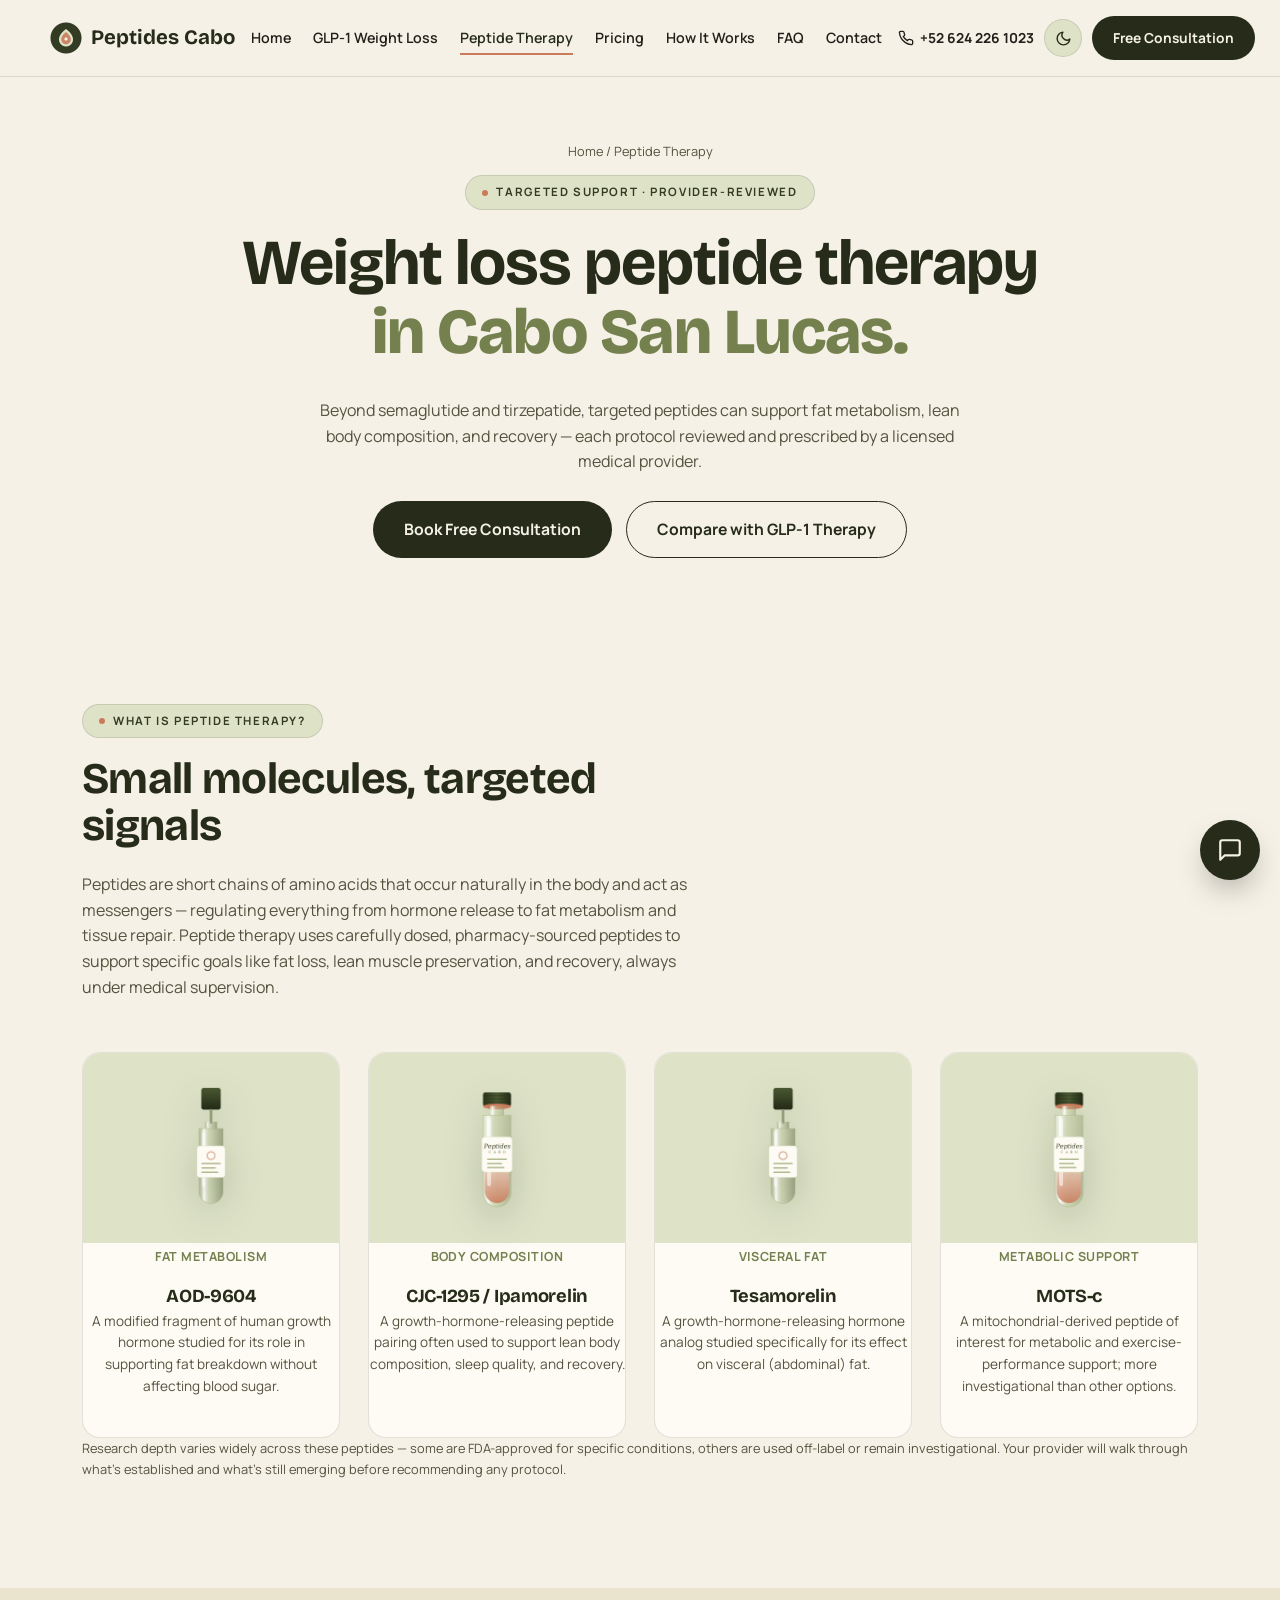
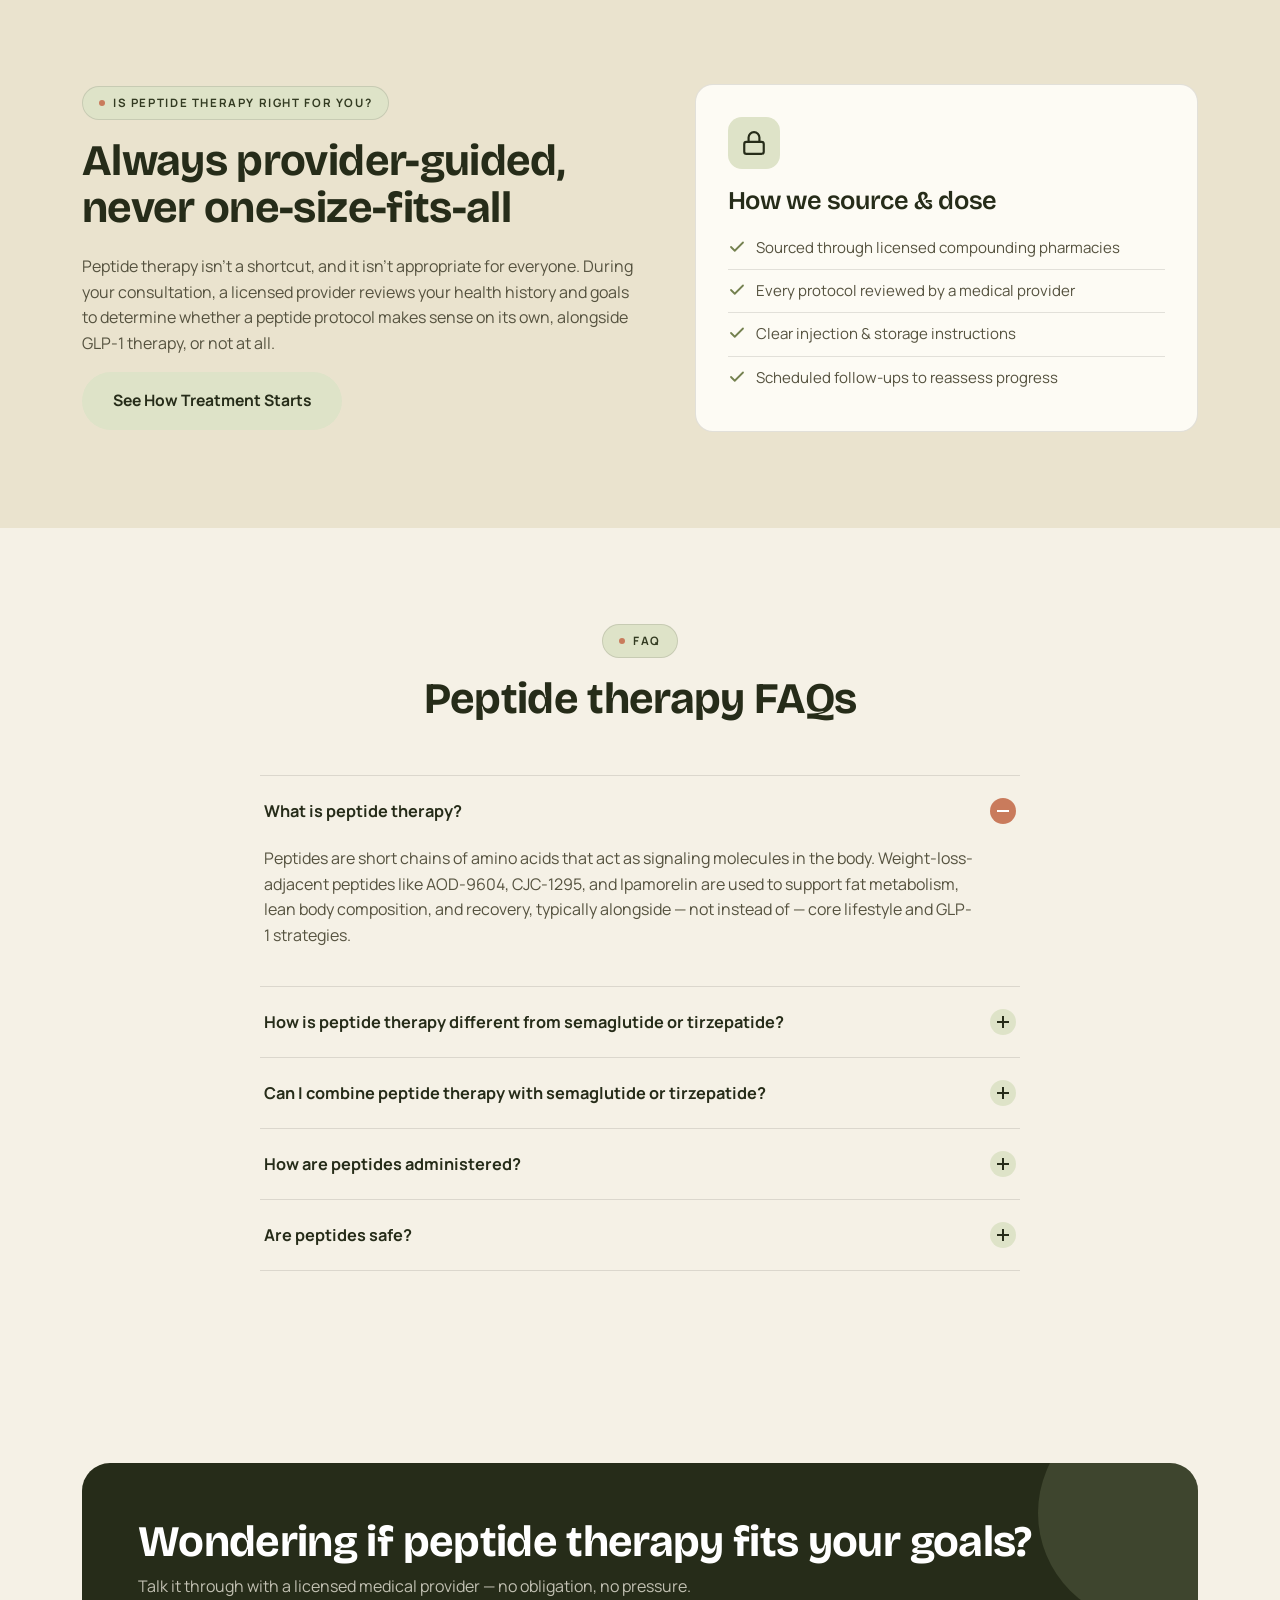
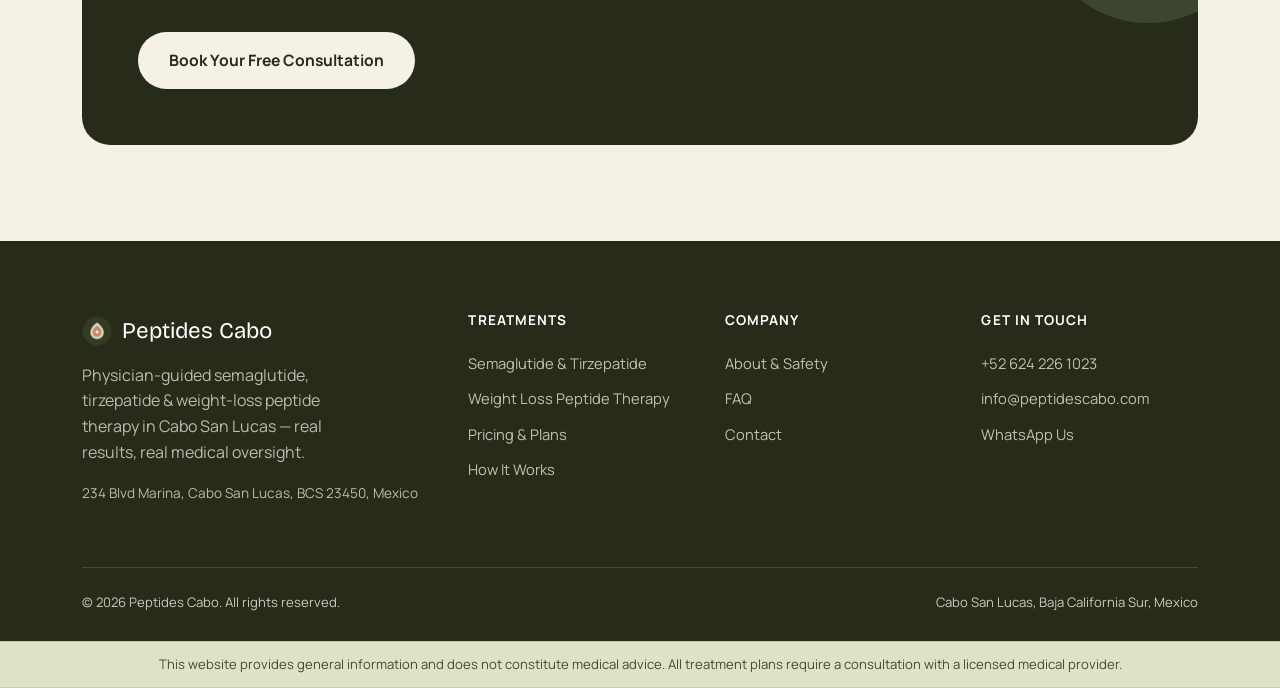
<file: peptide-therapy.html>
<!DOCTYPE html>
<html lang="en">
<head>
<meta charset="UTF-8">
<meta name="viewport" content="width=device-width, initial-scale=1.0">
<script>(function(){try{var t=localStorage.getItem('pc-theme');if(!t){t=window.matchMedia('(prefers-color-scheme: dark)').matches?'dark':'light';}document.documentElement.setAttribute('data-theme',t);}catch(e){}})();</script>
<title>Weight Loss Peptide Therapy Cabo San Lucas | AOD-9604, CJC-1295 & More</title>
<meta name="description" content="Physician-guided peptide therapy in Cabo San Lucas: AOD-9604, CJC-1295/Ipamorelin, tesamorelin & more for fat metabolism, body composition, and recovery.">
<link rel="canonical" href="https://peptidescabo.com/peptide-therapy.html">
<meta name="robots" content="index, follow, max-image-preview:large">
<meta name="geo.region" content="MX-BCS">
<meta name="geo.placename" content="Cabo San Lucas">

<meta property="og:type" content="website">
<meta property="og:title" content="Weight Loss Peptide Therapy Cabo San Lucas | AOD-9604, CJC-1295 & More">
<meta property="og:description" content="Physician-guided peptide therapy in Cabo San Lucas: AOD-9604, CJC-1295/Ipamorelin, tesamorelin & more for fat metabolism, body composition, and recovery.">
<meta property="og:url" content="https://peptidescabo.com/peptide-therapy.html">
<meta property="og:site_name" content="Peptides Cabo">
<meta property="og:image" content="https://peptidescabo.com/assets/img/dropper-peptide.png">
<meta property="og:locale" content="en_US">
<meta name="twitter:card" content="summary_large_image">
<meta name="twitter:title" content="Weight Loss Peptide Therapy Cabo San Lucas | AOD-9604, CJC-1295 & More">
<meta name="twitter:description" content="Physician-guided peptide therapy in Cabo San Lucas: AOD-9604, CJC-1295/Ipamorelin, tesamorelin & more for fat metabolism, body composition, and recovery.">
<meta name="twitter:image" content="https://peptidescabo.com/assets/img/dropper-peptide.png">

<link rel="icon" type="image/svg+xml" href="assets/img/favicon.svg">
<link rel="icon" type="image/png" sizes="32x32" href="assets/img/favicon-32.png">
<link rel="apple-touch-icon" href="assets/img/apple-touch-icon.png">
<link rel="manifest" href="site.webmanifest">

<link rel="preconnect" href="https://fonts.googleapis.com">
<link rel="preconnect" href="https://fonts.gstatic.com" crossorigin>
<link rel="stylesheet" href="assets/css/style.css">

<script type="application/ld+json">{
    "@context": "https://schema.org",
    "@type": "MedicalBusiness",
    "@id": "https://peptidescabo.com/#business",
    "name": "Peptides Cabo",
    "alternateName": "Peptides Cabo Weight Loss Clinic",
    "description": "Physician-guided semaglutide, tirzepatide and weight-loss peptide therapy in Cabo San Lucas, Baja California Sur, Mexico.",
    "url": "https://peptidescabo.com/",
    "logo": "https://peptidescabo.com/assets/img/logo-mark.png",
    "image": "https://peptidescabo.com/assets/img/logo-mark.png",
    "telephone": "+526242261023",
    "email": "info@peptidescabo.com",
    "priceRange": "$$",
    "medicalSpecialty": "Bariatrics",
    "address": {
      "@type": "PostalAddress",
      "streetAddress": "234 Blvd Marina",
      "addressLocality": "Cabo San Lucas",
      "addressRegion": "BCS",
      "postalCode": "23450",
      "addressCountry": "MX"
    },
    "areaServed": [
      {"@type":"City","name":"Cabo San Lucas"},
      {"@type":"City","name":"San José del Cabo"},
      {"@type":"AdministrativeArea","name":"Los Cabos"},
      {"@type":"AdministrativeArea","name":"Baja California Sur"}
    ],
    "openingHoursSpecification": [{
      "@type": "OpeningHoursSpecification",
      "dayOfWeek": ["Monday","Tuesday","Wednesday","Thursday","Friday"],
      "opens": "09:00",
      "closes": "18:00"
    },{
      "@type": "OpeningHoursSpecification",
      "dayOfWeek": ["Saturday"],
      "opens": "09:00",
      "closes": "14:00"
    }]
  }</script>
<script type="application/ld+json">{"@context":"https://schema.org","@type":"BreadcrumbList","itemListElement":[{"@type":"ListItem","position":1,"name":"Home","item":"https://peptidescabo.com/"},{"@type":"ListItem","position":2,"name":"Peptide Therapy","item":"https://peptidescabo.com/peptide-therapy.html"}]}</script>
<script type="application/ld+json">{"@context":"https://schema.org","@type":"FAQPage","mainEntity":[{"@type":"Question","name":"What is peptide therapy?","acceptedAnswer":{"@type":"Answer","text":"Peptides are short chains of amino acids that act as signaling molecules in the body. Weight-loss-adjacent peptides like AOD-9604, CJC-1295, and Ipamorelin are used to support fat metabolism, lean body composition, and recovery, typically alongside &mdash; not instead of &mdash; core lifestyle and GLP-1 strategies."}},{"@type":"Question","name":"How is peptide therapy different from semaglutide or tirzepatide?","acceptedAnswer":{"@type":"Answer","text":"Semaglutide and tirzepatide are FDA-approved GLP-1 medications with large-scale clinical trial data behind them. Many other peptides are used off-label or are considered investigational, with a smaller body of research. Your provider will explain what's established versus emerging for any peptide you're considering."}},{"@type":"Question","name":"Can I combine peptide therapy with semaglutide or tirzepatide?","acceptedAnswer":{"@type":"Answer","text":"Some patients use targeted peptides alongside GLP-1 therapy under close provider supervision. This is always evaluated individually &mdash; never assume combination therapy is appropriate without a consultation."}},{"@type":"Question","name":"How are peptides administered?","acceptedAnswer":{"@type":"Answer","text":"Most weight-loss and recovery peptides are given as a small subcutaneous injection, similar to semaglutide or tirzepatide, following a schedule set by your provider."}},{"@type":"Question","name":"Are peptides safe?","acceptedAnswer":{"@type":"Answer","text":"Sourcing matters. We work only with licensed compounding pharmacies, and every peptide protocol is reviewed by a licensed medical provider before it's prescribed. As with any treatment, candidacy and appropriateness are assessed on an individual basis."}}]}</script>
<noscript><style>.reveal{opacity:1 !important; transform:none !important;}</style></noscript>
</head>
<body>
<header class="nav">
  <div class="container nav-row">
    <a href="index.html" class="brand">
      <img src="assets/img/logo-mark.png" alt="Peptides Cabo logo" class="brand-mark">
      Peptides Cabo
    </a>
    <nav class="nav-links" id="navLinks">
      <a href="index.html">Home</a>
<a href="semaglutide-tirzepatide.html">GLP-1 Weight Loss</a>
<a href="peptide-therapy.html" class="active">Peptide Therapy</a>
<a href="pricing.html">Pricing</a>
<a href="how-it-works.html">How It Works</a>
<a href="faq.html">FAQ</a>
<a href="contact.html">Contact</a>
      <a href="contact.html" class="btn btn-primary nav-links-cta">Free Consultation</a>
    </nav>
    <div class="nav-cta">
      <a href="tel:+526242261023" class="nav-phone">
        <svg width="16" height="16" viewBox="0 0 24 24" fill="none" stroke="currentColor" stroke-width="2"><path d="M22 16.92v3a2 2 0 0 1-2.18 2 19.79 19.79 0 0 1-8.63-3.07 19.5 19.5 0 0 1-6-6 19.79 19.79 0 0 1-3.07-8.67A2 2 0 0 1 4.11 2h3a2 2 0 0 1 2 1.72c.127.96.361 1.903.7 2.81a2 2 0 0 1-.45 2.11L8.09 9.91a16 16 0 0 0 6 6l1.27-1.27a2 2 0 0 1 2.11-.45c.907.339 1.85.573 2.81.7A2 2 0 0 1 22 16.92z"/></svg>
        <span class="nav-phone-text">+52 624 226 1023</span>
      </a>
      <button class="theme-toggle" id="themeToggle" aria-label="Toggle dark mode" type="button">
        <svg class="icon-moon" viewBox="0 0 24 24" fill="none" stroke="currentColor" stroke-width="2" stroke-linecap="round" stroke-linejoin="round"><path d="M21 12.79A9 9 0 1 1 11.21 3 7 7 0 0 0 21 12.79z"/></svg>
        <svg class="icon-sun" viewBox="0 0 24 24" fill="none" stroke="currentColor" stroke-width="2" stroke-linecap="round" stroke-linejoin="round"><circle cx="12" cy="12" r="4"/><path d="M12 2v2M12 20v2M4.93 4.93l1.41 1.41M17.66 17.66l1.41 1.41M2 12h2M20 12h2M6.34 17.66l-1.41 1.41M19.07 4.93l-1.41 1.41"/></svg>
      </button>
      <a href="contact.html" class="btn btn-primary btn-sm">Free Consultation</a>
      <button class="nav-toggle" id="navToggle" aria-label="Toggle menu">
        <svg viewBox="0 0 24 24" fill="none" stroke="currentColor" stroke-width="2"><line x1="4" y1="7" x2="20" y2="7"/><line x1="4" y1="12" x2="20" y2="12"/><line x1="4" y1="17" x2="20" y2="17"/></svg>
      </button>
    </div>
  </div>
</header>
<main>

<div class="page-header container">
  <div class="breadcrumb"><a href="index.html">Home</a> / Peptide Therapy</div>
  <span class="eyebrow">Targeted Support &middot; Provider-Reviewed</span>
  <h1>Weight loss peptide therapy<br><span class="italic-accent">in Cabo San Lucas.</span></h1>
  <p class="lead" style="max-width:640px;margin:0 auto 24px;">Beyond semaglutide and tirzepatide, targeted peptides can support fat metabolism, lean body composition, and recovery &mdash; each protocol reviewed and prescribed by a licensed medical provider.</p>
  <div class="hero-ctas" style="justify-content:center;">
    <a href="contact.html" class="btn btn-primary">Book Free Consultation</a>
    <a href="semaglutide-tirzepatide.html" class="btn btn-outline">Compare with GLP-1 Therapy</a>
  </div>
</div>

<section class="section-pad">
  <div class="container">
    <div class="section-head reveal">
      <span class="eyebrow">What Is Peptide Therapy?</span>
      <h2>Small molecules, targeted signals</h2>
      <p>Peptides are short chains of amino acids that occur naturally in the body and act as messengers &mdash; regulating everything from hormone release to fat metabolism and tissue repair. Peptide therapy uses carefully dosed, pharmacy-sourced peptides to support specific goals like fat loss, lean muscle preservation, and recovery, always under medical supervision.</p>
    </div>
    <div class="grid grid-4">
      <div class="product-card reveal">
        <div class="product-img"><img src="assets/img/dropper-peptide.png" alt="AOD-9604 peptide vial" width="170" height="360"></div>
        <span class="pc-tag">Fat Metabolism</span>
        <h4>AOD-9604</h4>
        <p style="font-size:0.85rem;">A modified fragment of human growth hormone studied for its role in supporting fat breakdown without affecting blood sugar.</p>
      </div>
      <div class="product-card reveal">
        <div class="product-img"><img src="assets/img/vial-peptide.png" alt="CJC-1295 and Ipamorelin peptide vial" width="180" height="380"></div>
        <span class="pc-tag">Body Composition</span>
        <h4>CJC-1295 / Ipamorelin</h4>
        <p style="font-size:0.85rem;">A growth-hormone-releasing peptide pairing often used to support lean body composition, sleep quality, and recovery.</p>
      </div>
      <div class="product-card reveal">
        <div class="product-img"><img src="assets/img/dropper-peptide.png" alt="Tesamorelin peptide vial" width="170" height="360"></div>
        <span class="pc-tag">Visceral Fat</span>
        <h4>Tesamorelin</h4>
        <p style="font-size:0.85rem;">A growth-hormone-releasing hormone analog studied specifically for its effect on visceral (abdominal) fat.</p>
      </div>
      <div class="product-card reveal">
        <div class="product-img"><img src="assets/img/vial-peptide.png" alt="MOTS-c peptide vial" width="180" height="380"></div>
        <span class="pc-tag">Metabolic Support</span>
        <h4>MOTS-c</h4>
        <p style="font-size:0.85rem;">A mitochondrial-derived peptide of interest for metabolic and exercise-performance support; more investigational than other options.</p>
      </div>
    </div>
    <p style="font-size:0.8rem;">Research depth varies widely across these peptides &mdash; some are FDA-approved for specific conditions, others are used off-label or remain investigational. Your provider will walk through what's established and what's still emerging before recommending any protocol.</p>
  </div>
</section>

<section class="section-pad section-alt">
  <div class="container hero-grid">
    <div class="reveal">
      <span class="eyebrow">Is Peptide Therapy Right For You?</span>
      <h2>Always provider-guided, never one-size-fits-all</h2>
      <p>Peptide therapy isn't a shortcut, and it isn't appropriate for everyone. During your consultation, a licensed provider reviews your health history and goals to determine whether a peptide protocol makes sense on its own, alongside GLP-1 therapy, or not at all.</p>
      <a href="how-it-works.html" class="btn btn-ghost">See How Treatment Starts</a>
    </div>
    <div class="card reveal">
      <div class="icon-tile"><svg viewBox="0 0 24 24" fill="none" stroke="currentColor" stroke-width="2" stroke-linecap="round" stroke-linejoin="round"><rect x="3" y="11" width="18" height="11" rx="2"/><path d="M7 11V7a5 5 0 0 1 10 0v4"/></svg></div>
      <h3>How we source &amp; dose</h3>
      <ul class="price-list">
        <li><svg viewBox="0 0 24 24" fill="none" stroke="currentColor" stroke-width="2.4" stroke-linecap="round" stroke-linejoin="round"><polyline points="20 6 9 17 4 12"/></svg> Sourced through licensed compounding pharmacies</li>
        <li><svg viewBox="0 0 24 24" fill="none" stroke="currentColor" stroke-width="2.4" stroke-linecap="round" stroke-linejoin="round"><polyline points="20 6 9 17 4 12"/></svg> Every protocol reviewed by a medical provider</li>
        <li><svg viewBox="0 0 24 24" fill="none" stroke="currentColor" stroke-width="2.4" stroke-linecap="round" stroke-linejoin="round"><polyline points="20 6 9 17 4 12"/></svg> Clear injection &amp; storage instructions</li>
        <li><svg viewBox="0 0 24 24" fill="none" stroke="currentColor" stroke-width="2.4" stroke-linecap="round" stroke-linejoin="round"><polyline points="20 6 9 17 4 12"/></svg> Scheduled follow-ups to reassess progress</li>
      </ul>
    </div>
  </div>
</section>

<section class="section-pad">
  <div class="container">
    <div class="section-head center reveal" style="margin-left:auto;margin-right:auto;">
      <span class="eyebrow">FAQ</span>
      <h2>Peptide therapy FAQs</h2>
    </div>
    <div style="max-width:760px;margin:0 auto;">
      <div class="faq-accordion">
<div class="accordion-item open">
      <button class="accordion-q"><span>What is peptide therapy?</span><span class="plus"></span></button>
      <div class="accordion-a"><div class="accordion-a-inner"><p>Peptides are short chains of amino acids that act as signaling molecules in the body. Weight-loss-adjacent peptides like AOD-9604, CJC-1295, and Ipamorelin are used to support fat metabolism, lean body composition, and recovery, typically alongside &mdash; not instead of &mdash; core lifestyle and GLP-1 strategies.</p></div></div>
    </div>
<div class="accordion-item">
      <button class="accordion-q"><span>How is peptide therapy different from semaglutide or tirzepatide?</span><span class="plus"></span></button>
      <div class="accordion-a"><div class="accordion-a-inner"><p>Semaglutide and tirzepatide are FDA-approved GLP-1 medications with large-scale clinical trial data behind them. Many other peptides are used off-label or are considered investigational, with a smaller body of research. Your provider will explain what's established versus emerging for any peptide you're considering.</p></div></div>
    </div>
<div class="accordion-item">
      <button class="accordion-q"><span>Can I combine peptide therapy with semaglutide or tirzepatide?</span><span class="plus"></span></button>
      <div class="accordion-a"><div class="accordion-a-inner"><p>Some patients use targeted peptides alongside GLP-1 therapy under close provider supervision. This is always evaluated individually &mdash; never assume combination therapy is appropriate without a consultation.</p></div></div>
    </div>
<div class="accordion-item">
      <button class="accordion-q"><span>How are peptides administered?</span><span class="plus"></span></button>
      <div class="accordion-a"><div class="accordion-a-inner"><p>Most weight-loss and recovery peptides are given as a small subcutaneous injection, similar to semaglutide or tirzepatide, following a schedule set by your provider.</p></div></div>
    </div>
<div class="accordion-item">
      <button class="accordion-q"><span>Are peptides safe?</span><span class="plus"></span></button>
      <div class="accordion-a"><div class="accordion-a-inner"><p>Sourcing matters. We work only with licensed compounding pharmacies, and every peptide protocol is reviewed by a licensed medical provider before it's prescribed. As with any treatment, candidacy and appropriateness are assessed on an individual basis.</p></div></div>
    </div>
</div>
    </div>
  </div>
</section>

<section class="section-pad">
  <div class="container">
    <div class="cta-banner reveal">
      <div>
        <h2>Wondering if peptide therapy fits your goals?</h2>
        <p>Talk it through with a licensed medical provider &mdash; no obligation, no pressure.</p>
      </div>
      <a href="contact.html" class="btn btn-light">Book Your Free Consultation</a>
    </div>
  </div>
</section>

</main>
<footer class="footer">
  <div class="container">
    <div class="footer-grid">
      <div>
        <div class="footer-brand">
          <img src="assets/img/logo-mark.png" alt="" class="brand-mark" style="width:30px;height:30px;">
          Peptides Cabo
        </div>
        <p style="max-width:280px;">Physician-guided semaglutide, tirzepatide &amp; weight-loss peptide therapy in Cabo San Lucas — real results, real medical oversight.</p>
        <p style="font-size:0.85rem; margin-top:18px;">234 Blvd Marina, Cabo San Lucas, BCS 23450, Mexico</p>
      </div>
      <div>
        <h4>Treatments</h4>
        <a href="semaglutide-tirzepatide.html">Semaglutide &amp; Tirzepatide</a>
        <a href="peptide-therapy.html">Weight Loss Peptide Therapy</a>
        <a href="pricing.html">Pricing &amp; Plans</a>
        <a href="how-it-works.html">How It Works</a>
      </div>
      <div>
        <h4>Company</h4>
        <a href="about.html">About &amp; Safety</a>
        <a href="faq.html">FAQ</a>
        <a href="contact.html">Contact</a>
      </div>
      <div>
        <h4>Get in Touch</h4>
        <a href="tel:+526242261023">+52 624 226 1023</a>
        <a href="mailto:info@peptidescabo.com">info@peptidescabo.com</a>
        <a href="https://wa.me/526242261023?text=Hi%20Peptides%20Cabo%2C%20I%27d%20like%20to%20book%20a%20free%20consultation." target="_blank" rel="noopener">WhatsApp Us</a>
      </div>
    </div>
    <div class="footer-bottom">
      <span>&copy; 2026 Peptides Cabo. All rights reserved.</span>
      <span>Cabo San Lucas, Baja California Sur, Mexico</span>
    </div>
  </div>
</footer>
<div class="disclaimer-strip">
  <div class="container">This website provides general information and does not constitute medical advice. All treatment plans require a consultation with a licensed medical provider.</div>
</div>
<div id="pcChatbot" class="chatbot">
  <button id="chatbotBubble" class="chatbot-bubble" aria-label="Open chat assistant" type="button">
    <svg class="cb-icon-chat" viewBox="0 0 24 24" fill="none" stroke="currentColor" stroke-width="2" stroke-linecap="round" stroke-linejoin="round"><path d="M21 15a2 2 0 0 1-2 2H7l-4 4V5a2 2 0 0 1 2-2h14a2 2 0 0 1 2 2z"/></svg>
    <svg class="cb-icon-close" viewBox="0 0 24 24" fill="none" stroke="currentColor" stroke-width="2" stroke-linecap="round" stroke-linejoin="round"><line x1="18" y1="6" x2="6" y2="18"/><line x1="6" y1="6" x2="18" y2="18"/></svg>
  </button>
  <div class="chatbot-panel" id="chatbotPanel">
    <div class="chatbot-header">
      <img src="assets/img/logo-mark.png" alt="" class="chatbot-avatar">
      <div>
        <strong>Peptides Cabo Assistant</strong>
        <small>Usually answers instantly</small>
      </div>
    </div>
    <div class="chatbot-messages" id="chatbotMessages"></div>
    <div class="chatbot-suggestions" id="chatbotSuggestions"></div>
    <form class="chatbot-input-row" id="chatbotForm">
      <input type="text" id="chatbotInput" placeholder="Ask about pricing, safety, how it works..." autocomplete="off">
      <button type="submit" aria-label="Send">
        <svg viewBox="0 0 24 24" fill="none" stroke="currentColor" stroke-width="2" stroke-linecap="round" stroke-linejoin="round"><line x1="22" y1="2" x2="11" y2="13"/><polygon points="22 2 15 22 11 13 2 9 22 2"/></svg>
      </button>
    </form>
    <div class="chatbot-footnote">Answers are general information, not medical advice. <a href="contact.html">Book a consultation</a> for personalized guidance.</div>
  </div>
</div>
<script>
document.addEventListener('DOMContentLoaded', function () {
  var toggle = document.getElementById('navToggle');
  var links = document.getElementById('navLinks');
  if (toggle) {
    toggle.addEventListener('click', function () { links.classList.toggle('open'); });
  }
  var themeBtn = document.getElementById('themeToggle');
  if (themeBtn) {
    themeBtn.addEventListener('click', function () {
      var root = document.documentElement;
      var current = root.getAttribute('data-theme') === 'dark' ? 'dark' : 'light';
      var next = current === 'dark' ? 'light' : 'dark';
      root.setAttribute('data-theme', next);
      try { localStorage.setItem('pc-theme', next); } catch (e) {}
    });
  }
  document.querySelectorAll('.accordion-item').forEach(function (item) {
    var q = item.querySelector('.accordion-q');
    q.addEventListener('click', function () {
      var wasOpen = item.classList.contains('open');
      document.querySelectorAll('.accordion-item.open').forEach(function (o) {
        if (o !== item) o.classList.remove('open');
      });
      item.classList.toggle('open', !wasOpen);
    });
  });
  var sliderWeight = document.getElementById('calcWeight');
  var sliderGoal = document.getElementById('calcGoalOut');
  if (sliderWeight) {
    var out = document.getElementById('calcWeightOut');
    var lossOut = document.getElementById('calcLossOut');
    var update = function () {
      var w = parseInt(sliderWeight.value, 10);
      out.textContent = w;
      lossOut.textContent = Math.round(w * 0.19);
    };
    sliderWeight.addEventListener('input', update);
    update();
  }
  var form = document.getElementById('contactForm');
  if (form) {
    form.addEventListener('submit', function (e) {
      e.preventDefault();
      var name = form.querySelector('#cf-name').value;
      var email = form.querySelector('#cf-email').value;
      var phone = form.querySelector('#cf-phone').value;
      var interest = form.querySelector('#cf-interest').value;
      var msg = form.querySelector('#cf-message').value;
      var subject = encodeURIComponent('New consultation request — ' + name);
      var body = encodeURIComponent(
        'Name: ' + name + '\n' +
        'Email: ' + email + '\n' +
        'Phone: ' + phone + '\n' +
        'Interested in: ' + interest + '\n\n' +
        'Message:\n' + msg
      );
      window.location.href = 'mailto:info@peptidescabo.com?subject=' + subject + '&body=' + body;
    });
  }
  requestAnimationFrame(function () {
    setTimeout(function () { document.body.classList.add('ready'); }, 60);
  });
});
</script>
<script src="assets/js/faq-data.js"></script>
<script src="assets/js/chatbot.js"></script>
</body>
</html>
</file>
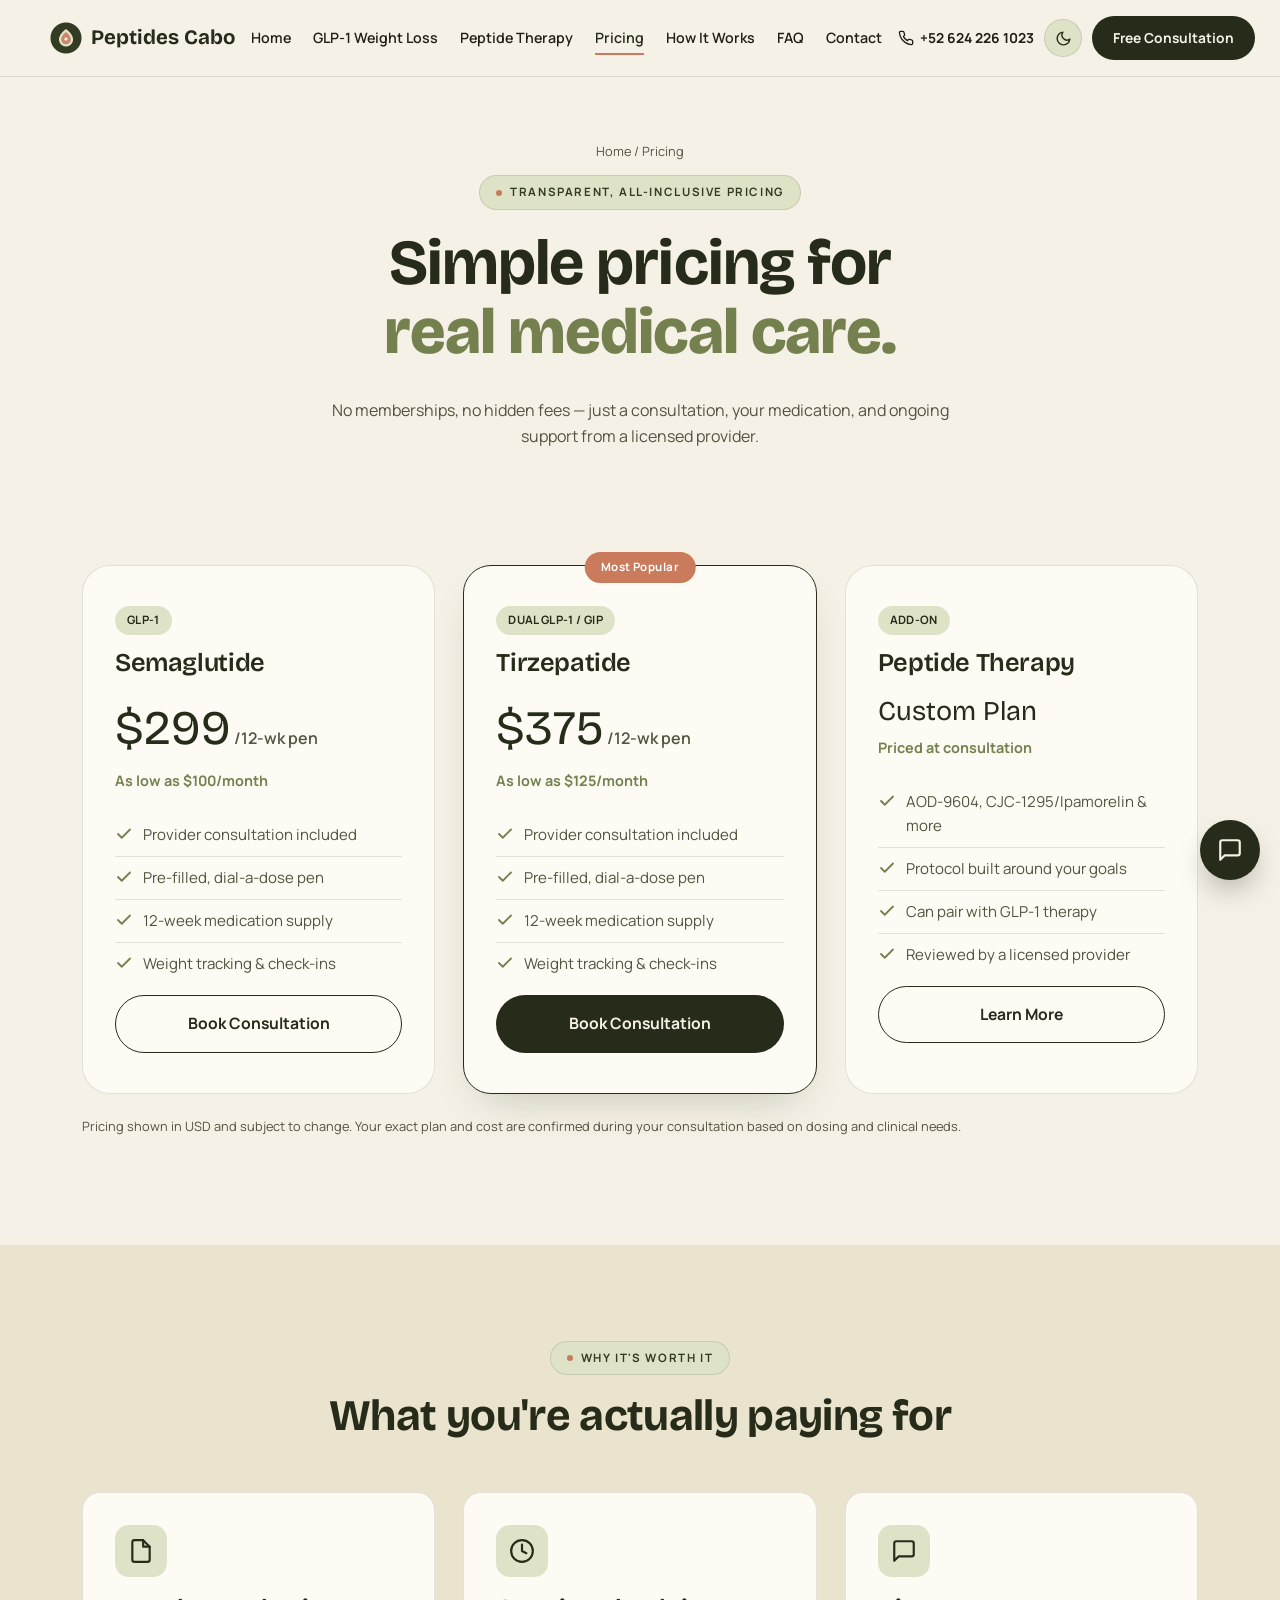
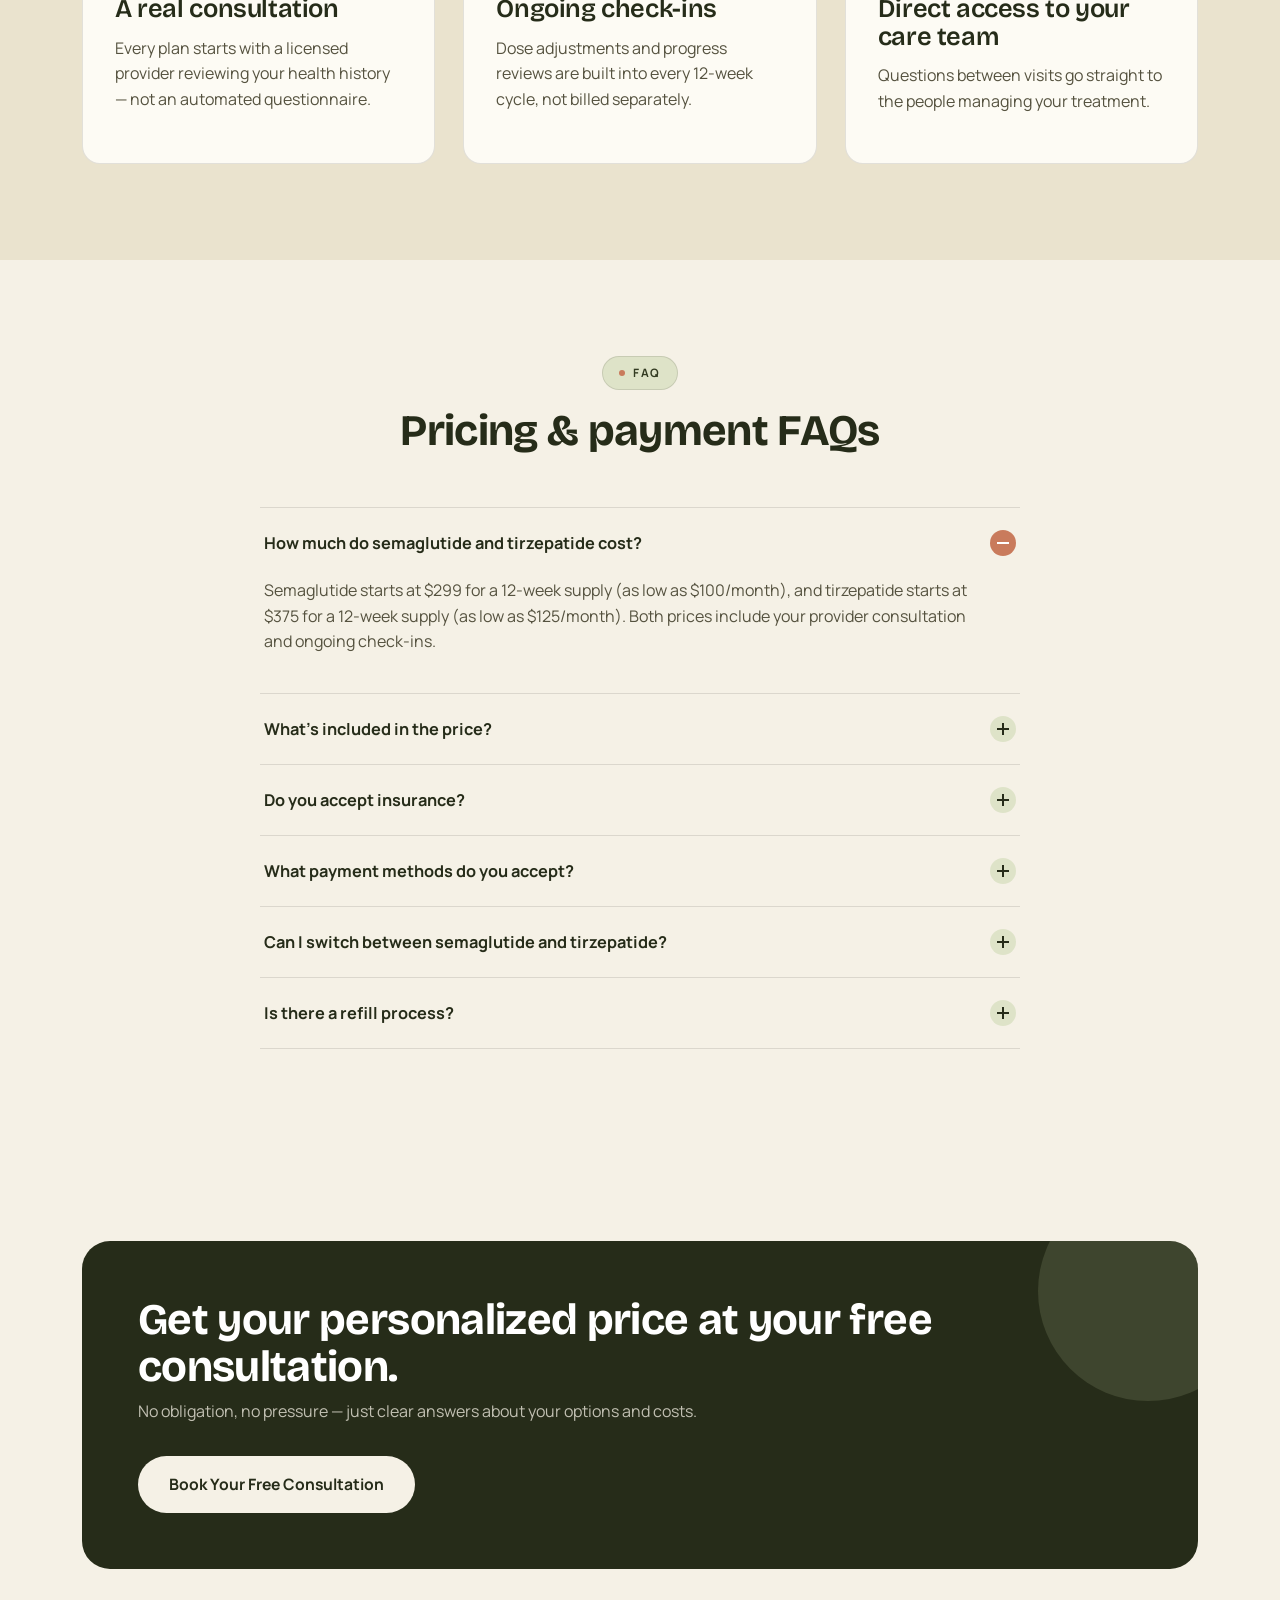
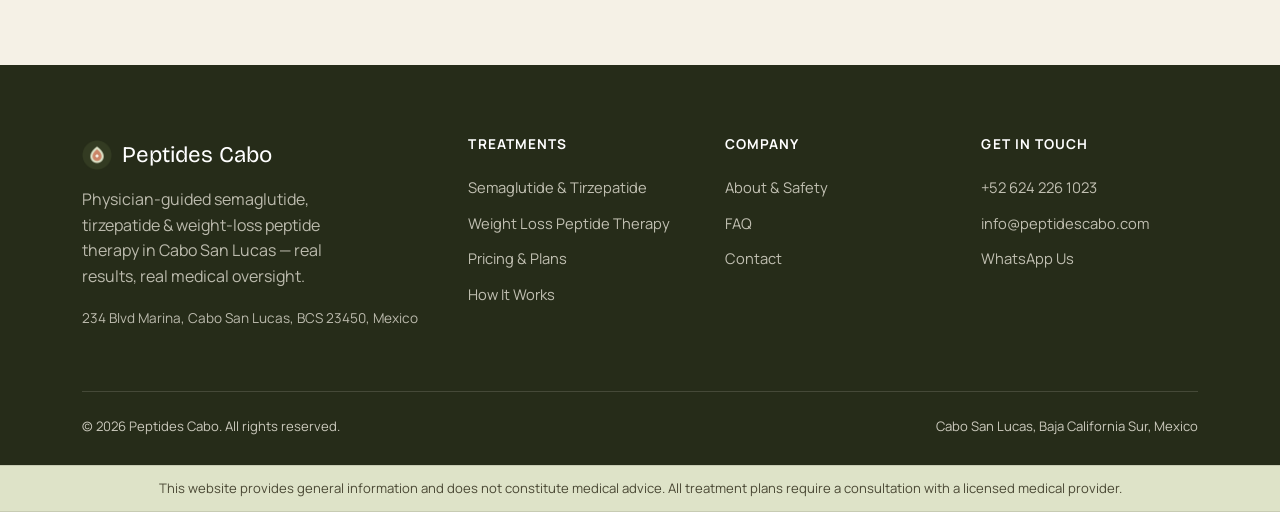
<file: pricing.html>
<!DOCTYPE html>
<html lang="en">
<head>
<meta charset="UTF-8">
<meta name="viewport" content="width=device-width, initial-scale=1.0">
<script>(function(){try{var t=localStorage.getItem('pc-theme');if(!t){t=window.matchMedia('(prefers-color-scheme: dark)').matches?'dark':'light';}document.documentElement.setAttribute('data-theme',t);}catch(e){}})();</script>
<title>Pricing | Semaglutide, Tirzepatide & Peptide Therapy Cabo San Lucas</title>
<meta name="description" content="Transparent pricing for semaglutide, tirzepatide, and peptide therapy in Cabo San Lucas. Consultation, medication, and follow-up care all included.">
<link rel="canonical" href="https://peptidescabo.com/pricing.html">
<meta name="robots" content="index, follow, max-image-preview:large">
<meta name="geo.region" content="MX-BCS">
<meta name="geo.placename" content="Cabo San Lucas">

<meta property="og:type" content="website">
<meta property="og:title" content="Pricing | Semaglutide, Tirzepatide & Peptide Therapy Cabo San Lucas">
<meta property="og:description" content="Transparent pricing for semaglutide, tirzepatide, and peptide therapy in Cabo San Lucas. Consultation, medication, and follow-up care all included.">
<meta property="og:url" content="https://peptidescabo.com/pricing.html">
<meta property="og:site_name" content="Peptides Cabo">
<meta property="og:image" content="https://peptidescabo.com/assets/img/vial-peptide.png">
<meta property="og:locale" content="en_US">
<meta name="twitter:card" content="summary_large_image">
<meta name="twitter:title" content="Pricing | Semaglutide, Tirzepatide & Peptide Therapy Cabo San Lucas">
<meta name="twitter:description" content="Transparent pricing for semaglutide, tirzepatide, and peptide therapy in Cabo San Lucas. Consultation, medication, and follow-up care all included.">
<meta name="twitter:image" content="https://peptidescabo.com/assets/img/vial-peptide.png">

<link rel="icon" type="image/svg+xml" href="assets/img/favicon.svg">
<link rel="icon" type="image/png" sizes="32x32" href="assets/img/favicon-32.png">
<link rel="apple-touch-icon" href="assets/img/apple-touch-icon.png">
<link rel="manifest" href="site.webmanifest">

<link rel="preconnect" href="https://fonts.googleapis.com">
<link rel="preconnect" href="https://fonts.gstatic.com" crossorigin>
<link rel="stylesheet" href="assets/css/style.css">

<script type="application/ld+json">{
    "@context": "https://schema.org",
    "@type": "MedicalBusiness",
    "@id": "https://peptidescabo.com/#business",
    "name": "Peptides Cabo",
    "alternateName": "Peptides Cabo Weight Loss Clinic",
    "description": "Physician-guided semaglutide, tirzepatide and weight-loss peptide therapy in Cabo San Lucas, Baja California Sur, Mexico.",
    "url": "https://peptidescabo.com/",
    "logo": "https://peptidescabo.com/assets/img/logo-mark.png",
    "image": "https://peptidescabo.com/assets/img/logo-mark.png",
    "telephone": "+526242261023",
    "email": "info@peptidescabo.com",
    "priceRange": "$$",
    "medicalSpecialty": "Bariatrics",
    "address": {
      "@type": "PostalAddress",
      "streetAddress": "234 Blvd Marina",
      "addressLocality": "Cabo San Lucas",
      "addressRegion": "BCS",
      "postalCode": "23450",
      "addressCountry": "MX"
    },
    "areaServed": [
      {"@type":"City","name":"Cabo San Lucas"},
      {"@type":"City","name":"San José del Cabo"},
      {"@type":"AdministrativeArea","name":"Los Cabos"},
      {"@type":"AdministrativeArea","name":"Baja California Sur"}
    ],
    "openingHoursSpecification": [{
      "@type": "OpeningHoursSpecification",
      "dayOfWeek": ["Monday","Tuesday","Wednesday","Thursday","Friday"],
      "opens": "09:00",
      "closes": "18:00"
    },{
      "@type": "OpeningHoursSpecification",
      "dayOfWeek": ["Saturday"],
      "opens": "09:00",
      "closes": "14:00"
    }]
  }</script>
<script type="application/ld+json">{"@context":"https://schema.org","@type":"BreadcrumbList","itemListElement":[{"@type":"ListItem","position":1,"name":"Home","item":"https://peptidescabo.com/"},{"@type":"ListItem","position":2,"name":"Pricing","item":"https://peptidescabo.com/pricing.html"}]}</script>
<script type="application/ld+json">{"@context":"https://schema.org","@type":"FAQPage","mainEntity":[{"@type":"Question","name":"How much do semaglutide and tirzepatide cost?","acceptedAnswer":{"@type":"Answer","text":"Semaglutide starts at $299 for a 12-week supply (as low as $100/month), and tirzepatide starts at $375 for a 12-week supply (as low as $125/month). Both prices include your provider consultation and ongoing check-ins."}},{"@type":"Question","name":"What's included in the price?","acceptedAnswer":{"@type":"Answer","text":"Every price includes your provider consultation, personalized dosing plan, a 12-week medication supply, and ongoing check-ins for that treatment cycle. There are no hidden membership fees."}},{"@type":"Question","name":"Do you accept insurance?","acceptedAnswer":{"@type":"Answer","text":"Most patients pay directly (cash-pay) for GLP-1 and peptide therapy, as these treatments are frequently not covered by insurance for weight management. We provide clear pricing upfront so there are no surprises."}},{"@type":"Question","name":"What payment methods do you accept?","acceptedAnswer":{"@type":"Answer","text":"We accept major credit cards and cash (USD or MXN). Ask your care coordinator about current options when you book your consultation."}},{"@type":"Question","name":"Can I switch between semaglutide and tirzepatide?","acceptedAnswer":{"@type":"Answer","text":"Yes. Many patients start with one medication and switch based on tolerability or results. Your provider will guide the transition and adjust dosing accordingly."}},{"@type":"Question","name":"Is there a refill process?","acceptedAnswer":{"@type":"Answer","text":"Yes. Near the end of your 12-week supply, your care team will check in to review your progress and arrange your next refill and any dose adjustments."}}]}</script>
<noscript><style>.reveal{opacity:1 !important; transform:none !important;}</style></noscript>
</head>
<body>
<header class="nav">
  <div class="container nav-row">
    <a href="index.html" class="brand">
      <img src="assets/img/logo-mark.png" alt="Peptides Cabo logo" class="brand-mark">
      Peptides Cabo
    </a>
    <nav class="nav-links" id="navLinks">
      <a href="index.html">Home</a>
<a href="semaglutide-tirzepatide.html">GLP-1 Weight Loss</a>
<a href="peptide-therapy.html">Peptide Therapy</a>
<a href="pricing.html" class="active">Pricing</a>
<a href="how-it-works.html">How It Works</a>
<a href="faq.html">FAQ</a>
<a href="contact.html">Contact</a>
      <a href="contact.html" class="btn btn-primary nav-links-cta">Free Consultation</a>
    </nav>
    <div class="nav-cta">
      <a href="tel:+526242261023" class="nav-phone">
        <svg width="16" height="16" viewBox="0 0 24 24" fill="none" stroke="currentColor" stroke-width="2"><path d="M22 16.92v3a2 2 0 0 1-2.18 2 19.79 19.79 0 0 1-8.63-3.07 19.5 19.5 0 0 1-6-6 19.79 19.79 0 0 1-3.07-8.67A2 2 0 0 1 4.11 2h3a2 2 0 0 1 2 1.72c.127.96.361 1.903.7 2.81a2 2 0 0 1-.45 2.11L8.09 9.91a16 16 0 0 0 6 6l1.27-1.27a2 2 0 0 1 2.11-.45c.907.339 1.85.573 2.81.7A2 2 0 0 1 22 16.92z"/></svg>
        <span class="nav-phone-text">+52 624 226 1023</span>
      </a>
      <button class="theme-toggle" id="themeToggle" aria-label="Toggle dark mode" type="button">
        <svg class="icon-moon" viewBox="0 0 24 24" fill="none" stroke="currentColor" stroke-width="2" stroke-linecap="round" stroke-linejoin="round"><path d="M21 12.79A9 9 0 1 1 11.21 3 7 7 0 0 0 21 12.79z"/></svg>
        <svg class="icon-sun" viewBox="0 0 24 24" fill="none" stroke="currentColor" stroke-width="2" stroke-linecap="round" stroke-linejoin="round"><circle cx="12" cy="12" r="4"/><path d="M12 2v2M12 20v2M4.93 4.93l1.41 1.41M17.66 17.66l1.41 1.41M2 12h2M20 12h2M6.34 17.66l-1.41 1.41M19.07 4.93l-1.41 1.41"/></svg>
      </button>
      <a href="contact.html" class="btn btn-primary btn-sm">Free Consultation</a>
      <button class="nav-toggle" id="navToggle" aria-label="Toggle menu">
        <svg viewBox="0 0 24 24" fill="none" stroke="currentColor" stroke-width="2"><line x1="4" y1="7" x2="20" y2="7"/><line x1="4" y1="12" x2="20" y2="12"/><line x1="4" y1="17" x2="20" y2="17"/></svg>
      </button>
    </div>
  </div>
</header>
<main>

<div class="page-header container">
  <div class="breadcrumb"><a href="index.html">Home</a> / Pricing</div>
  <span class="eyebrow">Transparent, All-Inclusive Pricing</span>
  <h1>Simple pricing for<br><span class="italic-accent">real medical care.</span></h1>
  <p class="lead" style="max-width:620px;margin:0 auto;">No memberships, no hidden fees &mdash; just a consultation, your medication, and ongoing support from a licensed provider.</p>
</div>

<section class="section-pad">
  <div class="container">
    <div class="grid grid-3">
      <div class="price-card reveal">
        <span class="tag-pill">GLP-1</span>
        <h3 style="margin-top:14px;">Semaglutide</h3>
        <div class="price-amount">$299<span> /12-wk pen</span></div>
        <div class="price-sub">As low as $100/month</div>
        <ul class="price-list">
          <li><svg viewBox="0 0 24 24" fill="none" stroke="currentColor" stroke-width="2.4" stroke-linecap="round" stroke-linejoin="round"><polyline points="20 6 9 17 4 12"/></svg> Provider consultation included</li>
          <li><svg viewBox="0 0 24 24" fill="none" stroke="currentColor" stroke-width="2.4" stroke-linecap="round" stroke-linejoin="round"><polyline points="20 6 9 17 4 12"/></svg> Pre-filled, dial-a-dose pen</li>
          <li><svg viewBox="0 0 24 24" fill="none" stroke="currentColor" stroke-width="2.4" stroke-linecap="round" stroke-linejoin="round"><polyline points="20 6 9 17 4 12"/></svg> 12-week medication supply</li>
          <li><svg viewBox="0 0 24 24" fill="none" stroke="currentColor" stroke-width="2.4" stroke-linecap="round" stroke-linejoin="round"><polyline points="20 6 9 17 4 12"/></svg> Weight tracking &amp; check-ins</li>
        </ul>
        <a href="contact.html" class="btn btn-outline btn-block" style="margin-top:10px;">Book Consultation</a>
      </div>
      <div class="price-card featured reveal">
        <span class="tag-pill">Dual GLP-1 / GIP</span>
        <h3 style="margin-top:14px;">Tirzepatide</h3>
        <div class="price-amount">$375<span> /12-wk pen</span></div>
        <div class="price-sub">As low as $125/month</div>
        <ul class="price-list">
          <li><svg viewBox="0 0 24 24" fill="none" stroke="currentColor" stroke-width="2.4" stroke-linecap="round" stroke-linejoin="round"><polyline points="20 6 9 17 4 12"/></svg> Provider consultation included</li>
          <li><svg viewBox="0 0 24 24" fill="none" stroke="currentColor" stroke-width="2.4" stroke-linecap="round" stroke-linejoin="round"><polyline points="20 6 9 17 4 12"/></svg> Pre-filled, dial-a-dose pen</li>
          <li><svg viewBox="0 0 24 24" fill="none" stroke="currentColor" stroke-width="2.4" stroke-linecap="round" stroke-linejoin="round"><polyline points="20 6 9 17 4 12"/></svg> 12-week medication supply</li>
          <li><svg viewBox="0 0 24 24" fill="none" stroke="currentColor" stroke-width="2.4" stroke-linecap="round" stroke-linejoin="round"><polyline points="20 6 9 17 4 12"/></svg> Weight tracking &amp; check-ins</li>
        </ul>
        <a href="contact.html" class="btn btn-primary btn-block" style="margin-top:10px;">Book Consultation</a>
      </div>
      <div class="price-card reveal">
        <span class="tag-pill">Add-On</span>
        <h3 style="margin-top:14px;">Peptide Therapy</h3>
        <div class="price-amount" style="font-size:1.7rem;">Custom Plan</div>
        <div class="price-sub">Priced at consultation</div>
        <ul class="price-list">
          <li><svg viewBox="0 0 24 24" fill="none" stroke="currentColor" stroke-width="2.4" stroke-linecap="round" stroke-linejoin="round"><polyline points="20 6 9 17 4 12"/></svg> AOD-9604, CJC-1295/Ipamorelin &amp; more</li>
          <li><svg viewBox="0 0 24 24" fill="none" stroke="currentColor" stroke-width="2.4" stroke-linecap="round" stroke-linejoin="round"><polyline points="20 6 9 17 4 12"/></svg> Protocol built around your goals</li>
          <li><svg viewBox="0 0 24 24" fill="none" stroke="currentColor" stroke-width="2.4" stroke-linecap="round" stroke-linejoin="round"><polyline points="20 6 9 17 4 12"/></svg> Can pair with GLP-1 therapy</li>
          <li><svg viewBox="0 0 24 24" fill="none" stroke="currentColor" stroke-width="2.4" stroke-linecap="round" stroke-linejoin="round"><polyline points="20 6 9 17 4 12"/></svg> Reviewed by a licensed provider</li>
        </ul>
        <a href="peptide-therapy.html" class="btn btn-outline btn-block" style="margin-top:10px;">Learn More</a>
      </div>
    </div>
    <p style="font-size:0.8rem;margin-top:22px;">Pricing shown in USD and subject to change. Your exact plan and cost are confirmed during your consultation based on dosing and clinical needs.</p>
  </div>
</section>

<section class="section-pad section-alt">
  <div class="container">
    <div class="section-head center reveal" style="margin-left:auto;margin-right:auto;">
      <span class="eyebrow">Why It's Worth It</span>
      <h2>What you're actually paying for</h2>
    </div>
    <div class="grid grid-3">
      <div class="card reveal"><div class="icon-tile"><svg viewBox="0 0 24 24" fill="none" stroke="currentColor" stroke-width="2" stroke-linecap="round" stroke-linejoin="round"><path d="M14 2H6a2 2 0 0 0-2 2v16a2 2 0 0 0 2 2h12a2 2 0 0 0 2-2V8z"/><polyline points="14 2 14 8 20 8"/></svg></div><h3>A real consultation</h3><p>Every plan starts with a licensed provider reviewing your health history &mdash; not an automated questionnaire.</p></div>
      <div class="card reveal"><div class="icon-tile"><svg viewBox="0 0 24 24" fill="none" stroke="currentColor" stroke-width="2" stroke-linecap="round" stroke-linejoin="round"><circle cx="12" cy="12" r="10"/><polyline points="12 6 12 12 16 14"/></svg></div><h3>Ongoing check-ins</h3><p>Dose adjustments and progress reviews are built into every 12-week cycle, not billed separately.</p></div>
      <div class="card reveal"><div class="icon-tile"><svg viewBox="0 0 24 24" fill="none" stroke="currentColor" stroke-width="2" stroke-linecap="round" stroke-linejoin="round"><path d="M21 15a2 2 0 0 1-2 2H7l-4 4V5a2 2 0 0 1 2-2h14a2 2 0 0 1 2 2z"/></svg></div><h3>Direct access to your care team</h3><p>Questions between visits go straight to the people managing your treatment.</p></div>
    </div>
  </div>
</section>

<section class="section-pad">
  <div class="container">
    <div class="section-head center reveal" style="margin-left:auto;margin-right:auto;">
      <span class="eyebrow">FAQ</span>
      <h2>Pricing &amp; payment FAQs</h2>
    </div>
    <div style="max-width:760px;margin:0 auto;">
      <div class="faq-accordion">
<div class="accordion-item open">
      <button class="accordion-q"><span>How much do semaglutide and tirzepatide cost?</span><span class="plus"></span></button>
      <div class="accordion-a"><div class="accordion-a-inner"><p>Semaglutide starts at $299 for a 12-week supply (as low as $100/month), and tirzepatide starts at $375 for a 12-week supply (as low as $125/month). Both prices include your provider consultation and ongoing check-ins.</p></div></div>
    </div>
<div class="accordion-item">
      <button class="accordion-q"><span>What's included in the price?</span><span class="plus"></span></button>
      <div class="accordion-a"><div class="accordion-a-inner"><p>Every price includes your provider consultation, personalized dosing plan, a 12-week medication supply, and ongoing check-ins for that treatment cycle. There are no hidden membership fees.</p></div></div>
    </div>
<div class="accordion-item">
      <button class="accordion-q"><span>Do you accept insurance?</span><span class="plus"></span></button>
      <div class="accordion-a"><div class="accordion-a-inner"><p>Most patients pay directly (cash-pay) for GLP-1 and peptide therapy, as these treatments are frequently not covered by insurance for weight management. We provide clear pricing upfront so there are no surprises.</p></div></div>
    </div>
<div class="accordion-item">
      <button class="accordion-q"><span>What payment methods do you accept?</span><span class="plus"></span></button>
      <div class="accordion-a"><div class="accordion-a-inner"><p>We accept major credit cards and cash (USD or MXN). Ask your care coordinator about current options when you book your consultation.</p></div></div>
    </div>
<div class="accordion-item">
      <button class="accordion-q"><span>Can I switch between semaglutide and tirzepatide?</span><span class="plus"></span></button>
      <div class="accordion-a"><div class="accordion-a-inner"><p>Yes. Many patients start with one medication and switch based on tolerability or results. Your provider will guide the transition and adjust dosing accordingly.</p></div></div>
    </div>
<div class="accordion-item">
      <button class="accordion-q"><span>Is there a refill process?</span><span class="plus"></span></button>
      <div class="accordion-a"><div class="accordion-a-inner"><p>Yes. Near the end of your 12-week supply, your care team will check in to review your progress and arrange your next refill and any dose adjustments.</p></div></div>
    </div>
</div>
    </div>
  </div>
</section>

<section class="section-pad">
  <div class="container">
    <div class="cta-banner reveal">
      <div>
        <h2>Get your personalized price at your free consultation.</h2>
        <p>No obligation, no pressure &mdash; just clear answers about your options and costs.</p>
      </div>
      <a href="contact.html" class="btn btn-light">Book Your Free Consultation</a>
    </div>
  </div>
</section>

</main>
<footer class="footer">
  <div class="container">
    <div class="footer-grid">
      <div>
        <div class="footer-brand">
          <img src="assets/img/logo-mark.png" alt="" class="brand-mark" style="width:30px;height:30px;">
          Peptides Cabo
        </div>
        <p style="max-width:280px;">Physician-guided semaglutide, tirzepatide &amp; weight-loss peptide therapy in Cabo San Lucas — real results, real medical oversight.</p>
        <p style="font-size:0.85rem; margin-top:18px;">234 Blvd Marina, Cabo San Lucas, BCS 23450, Mexico</p>
      </div>
      <div>
        <h4>Treatments</h4>
        <a href="semaglutide-tirzepatide.html">Semaglutide &amp; Tirzepatide</a>
        <a href="peptide-therapy.html">Weight Loss Peptide Therapy</a>
        <a href="pricing.html">Pricing &amp; Plans</a>
        <a href="how-it-works.html">How It Works</a>
      </div>
      <div>
        <h4>Company</h4>
        <a href="about.html">About &amp; Safety</a>
        <a href="faq.html">FAQ</a>
        <a href="contact.html">Contact</a>
      </div>
      <div>
        <h4>Get in Touch</h4>
        <a href="tel:+526242261023">+52 624 226 1023</a>
        <a href="mailto:info@peptidescabo.com">info@peptidescabo.com</a>
        <a href="https://wa.me/526242261023?text=Hi%20Peptides%20Cabo%2C%20I%27d%20like%20to%20book%20a%20free%20consultation." target="_blank" rel="noopener">WhatsApp Us</a>
      </div>
    </div>
    <div class="footer-bottom">
      <span>&copy; 2026 Peptides Cabo. All rights reserved.</span>
      <span>Cabo San Lucas, Baja California Sur, Mexico</span>
    </div>
  </div>
</footer>
<div class="disclaimer-strip">
  <div class="container">This website provides general information and does not constitute medical advice. All treatment plans require a consultation with a licensed medical provider.</div>
</div>
<div id="pcChatbot" class="chatbot">
  <button id="chatbotBubble" class="chatbot-bubble" aria-label="Open chat assistant" type="button">
    <svg class="cb-icon-chat" viewBox="0 0 24 24" fill="none" stroke="currentColor" stroke-width="2" stroke-linecap="round" stroke-linejoin="round"><path d="M21 15a2 2 0 0 1-2 2H7l-4 4V5a2 2 0 0 1 2-2h14a2 2 0 0 1 2 2z"/></svg>
    <svg class="cb-icon-close" viewBox="0 0 24 24" fill="none" stroke="currentColor" stroke-width="2" stroke-linecap="round" stroke-linejoin="round"><line x1="18" y1="6" x2="6" y2="18"/><line x1="6" y1="6" x2="18" y2="18"/></svg>
  </button>
  <div class="chatbot-panel" id="chatbotPanel">
    <div class="chatbot-header">
      <img src="assets/img/logo-mark.png" alt="" class="chatbot-avatar">
      <div>
        <strong>Peptides Cabo Assistant</strong>
        <small>Usually answers instantly</small>
      </div>
    </div>
    <div class="chatbot-messages" id="chatbotMessages"></div>
    <div class="chatbot-suggestions" id="chatbotSuggestions"></div>
    <form class="chatbot-input-row" id="chatbotForm">
      <input type="text" id="chatbotInput" placeholder="Ask about pricing, safety, how it works..." autocomplete="off">
      <button type="submit" aria-label="Send">
        <svg viewBox="0 0 24 24" fill="none" stroke="currentColor" stroke-width="2" stroke-linecap="round" stroke-linejoin="round"><line x1="22" y1="2" x2="11" y2="13"/><polygon points="22 2 15 22 11 13 2 9 22 2"/></svg>
      </button>
    </form>
    <div class="chatbot-footnote">Answers are general information, not medical advice. <a href="contact.html">Book a consultation</a> for personalized guidance.</div>
  </div>
</div>
<script>
document.addEventListener('DOMContentLoaded', function () {
  var toggle = document.getElementById('navToggle');
  var links = document.getElementById('navLinks');
  if (toggle) {
    toggle.addEventListener('click', function () { links.classList.toggle('open'); });
  }
  var themeBtn = document.getElementById('themeToggle');
  if (themeBtn) {
    themeBtn.addEventListener('click', function () {
      var root = document.documentElement;
      var current = root.getAttribute('data-theme') === 'dark' ? 'dark' : 'light';
      var next = current === 'dark' ? 'light' : 'dark';
      root.setAttribute('data-theme', next);
      try { localStorage.setItem('pc-theme', next); } catch (e) {}
    });
  }
  document.querySelectorAll('.accordion-item').forEach(function (item) {
    var q = item.querySelector('.accordion-q');
    q.addEventListener('click', function () {
      var wasOpen = item.classList.contains('open');
      document.querySelectorAll('.accordion-item.open').forEach(function (o) {
        if (o !== item) o.classList.remove('open');
      });
      item.classList.toggle('open', !wasOpen);
    });
  });
  var sliderWeight = document.getElementById('calcWeight');
  var sliderGoal = document.getElementById('calcGoalOut');
  if (sliderWeight) {
    var out = document.getElementById('calcWeightOut');
    var lossOut = document.getElementById('calcLossOut');
    var update = function () {
      var w = parseInt(sliderWeight.value, 10);
      out.textContent = w;
      lossOut.textContent = Math.round(w * 0.19);
    };
    sliderWeight.addEventListener('input', update);
    update();
  }
  var form = document.getElementById('contactForm');
  if (form) {
    form.addEventListener('submit', function (e) {
      e.preventDefault();
      var name = form.querySelector('#cf-name').value;
      var email = form.querySelector('#cf-email').value;
      var phone = form.querySelector('#cf-phone').value;
      var interest = form.querySelector('#cf-interest').value;
      var msg = form.querySelector('#cf-message').value;
      var subject = encodeURIComponent('New consultation request — ' + name);
      var body = encodeURIComponent(
        'Name: ' + name + '\n' +
        'Email: ' + email + '\n' +
        'Phone: ' + phone + '\n' +
        'Interested in: ' + interest + '\n\n' +
        'Message:\n' + msg
      );
      window.location.href = 'mailto:info@peptidescabo.com?subject=' + subject + '&body=' + body;
    });
  }
  requestAnimationFrame(function () {
    setTimeout(function () { document.body.classList.add('ready'); }, 60);
  });
});
</script>
<script src="assets/js/faq-data.js"></script>
<script src="assets/js/chatbot.js"></script>
</body>
</html>
</file>
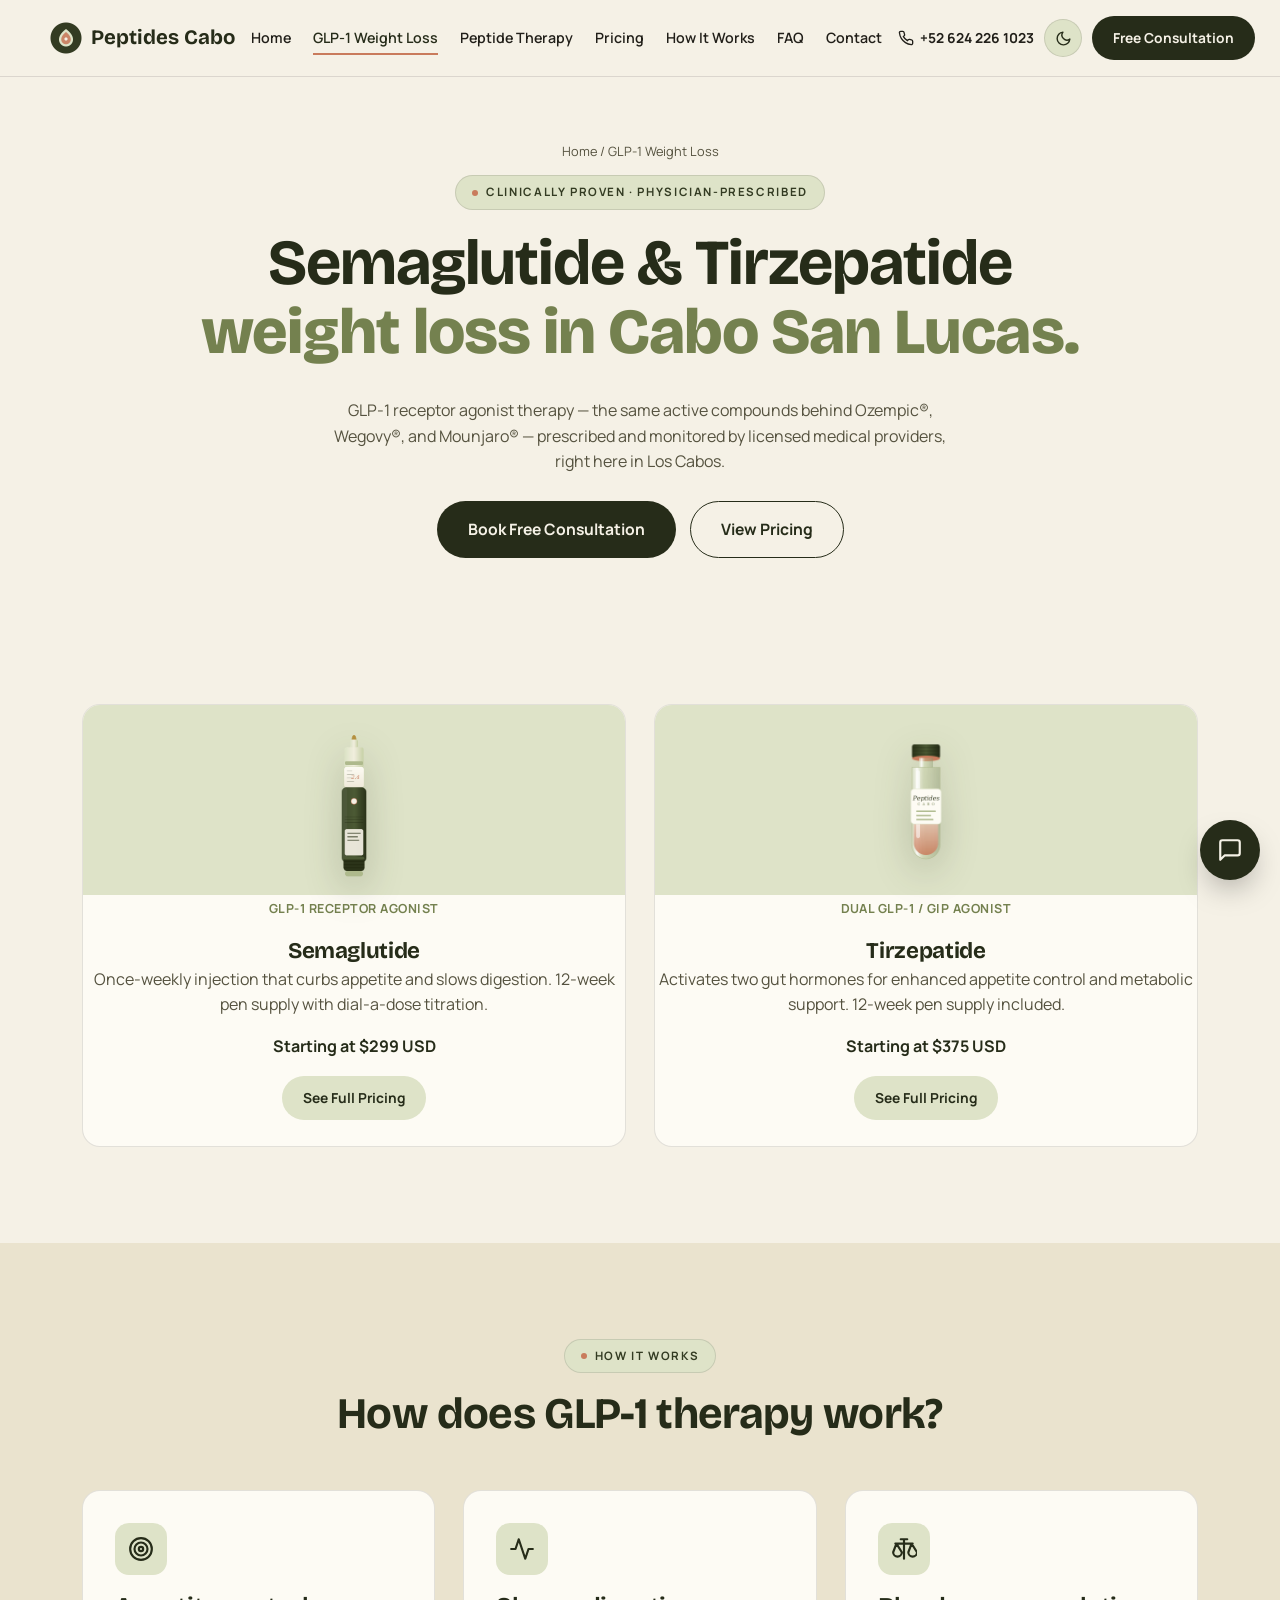
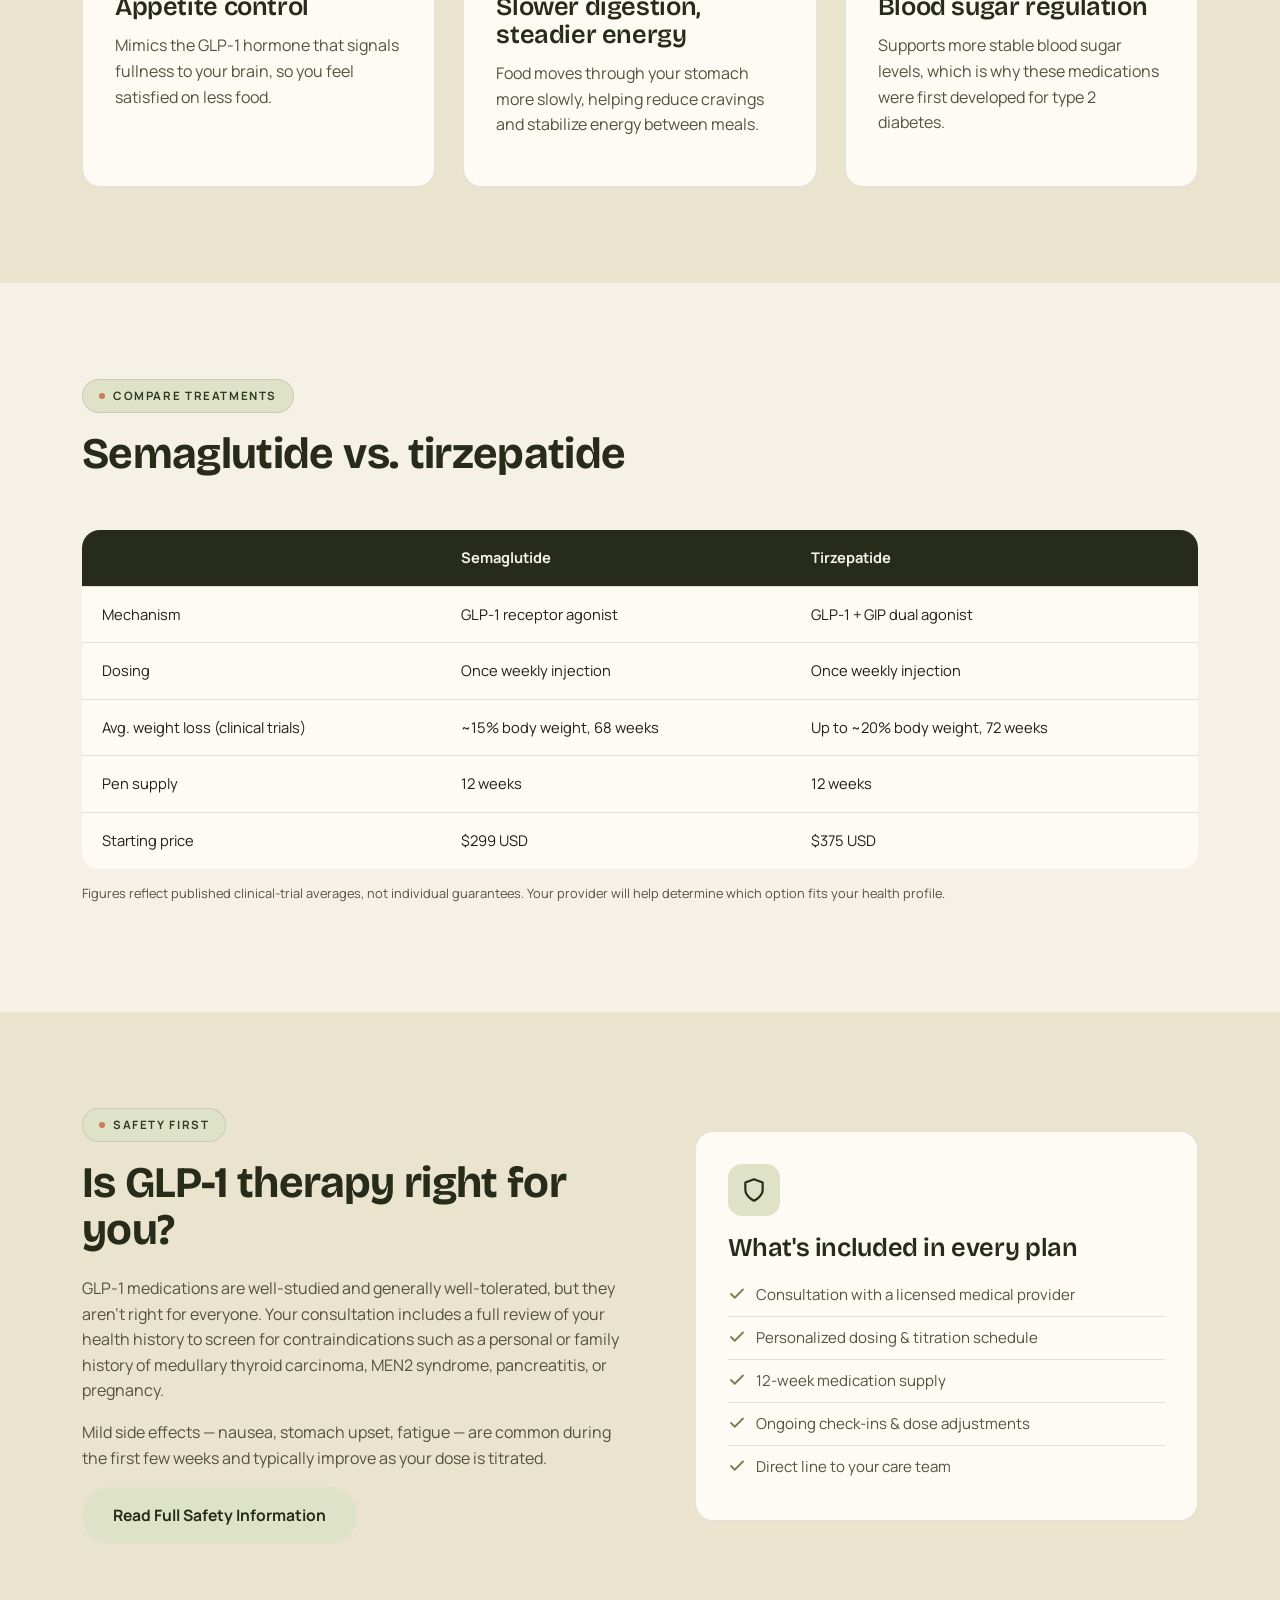
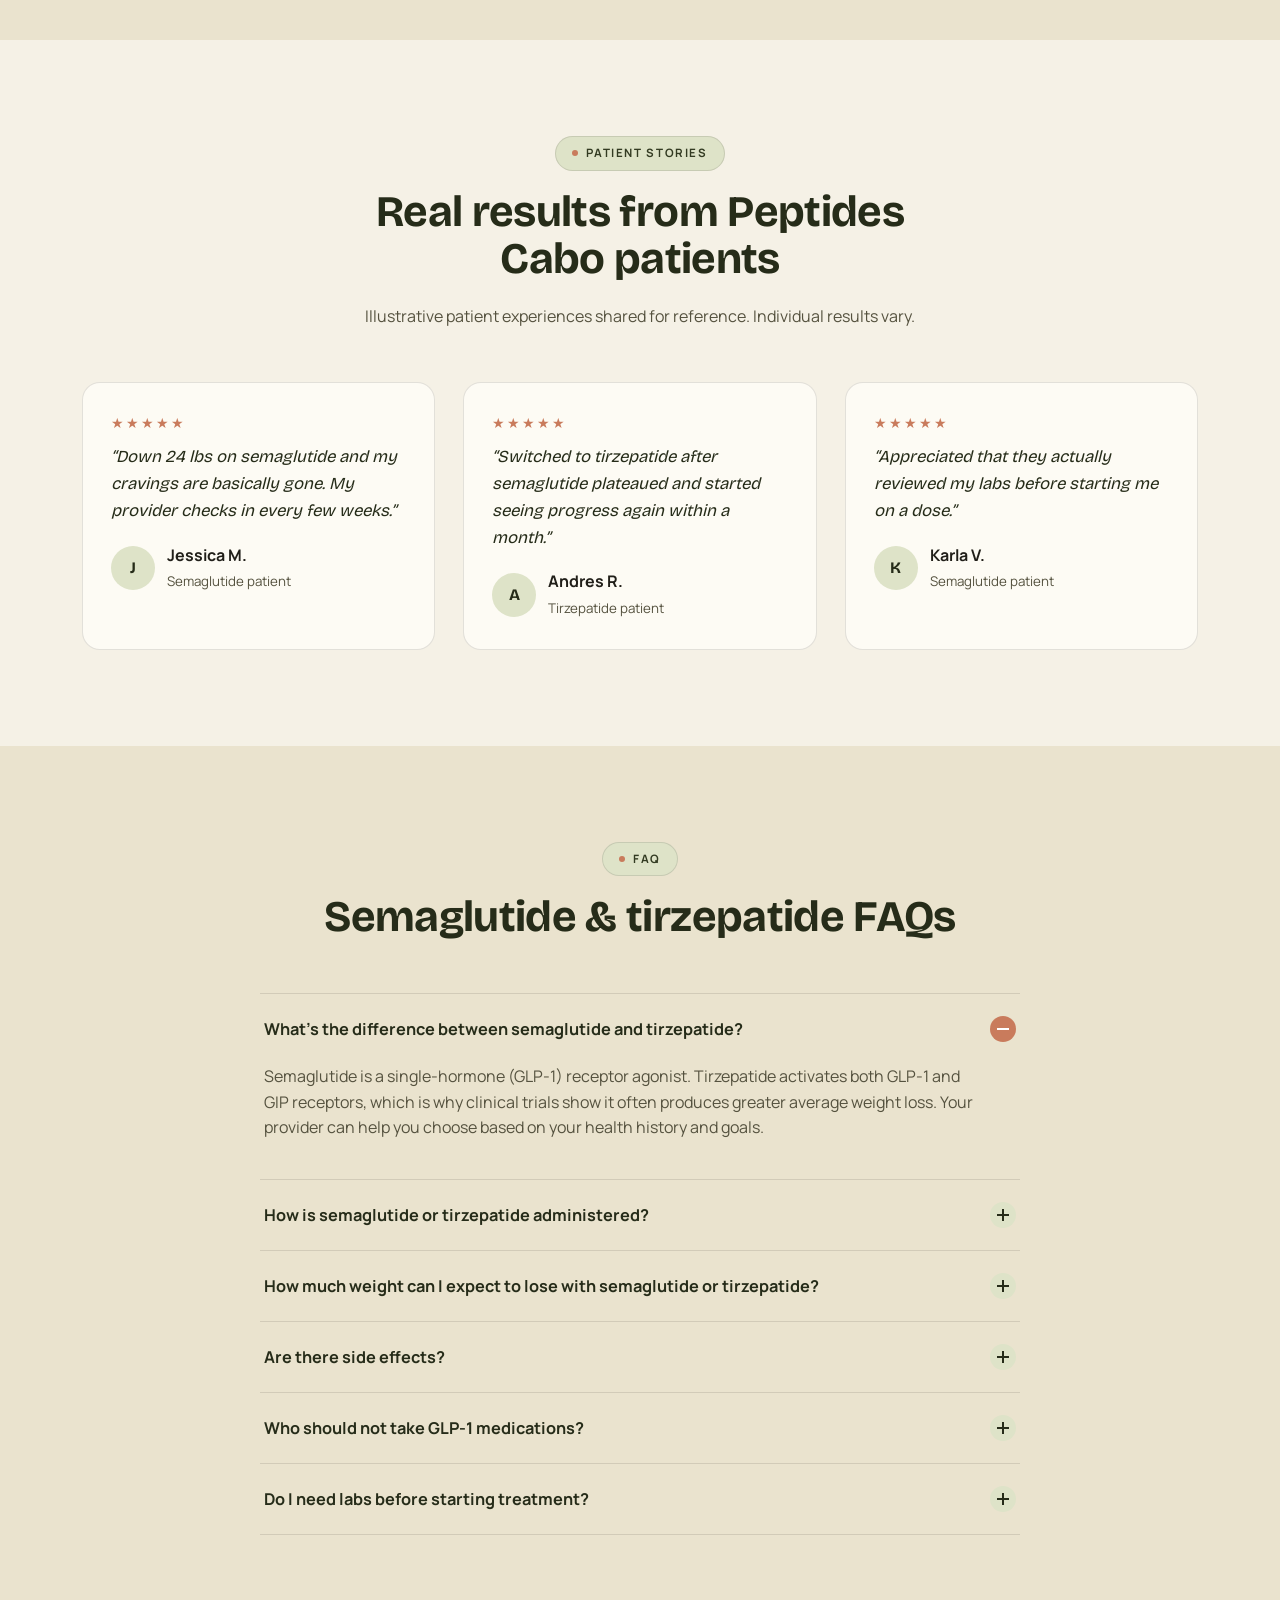
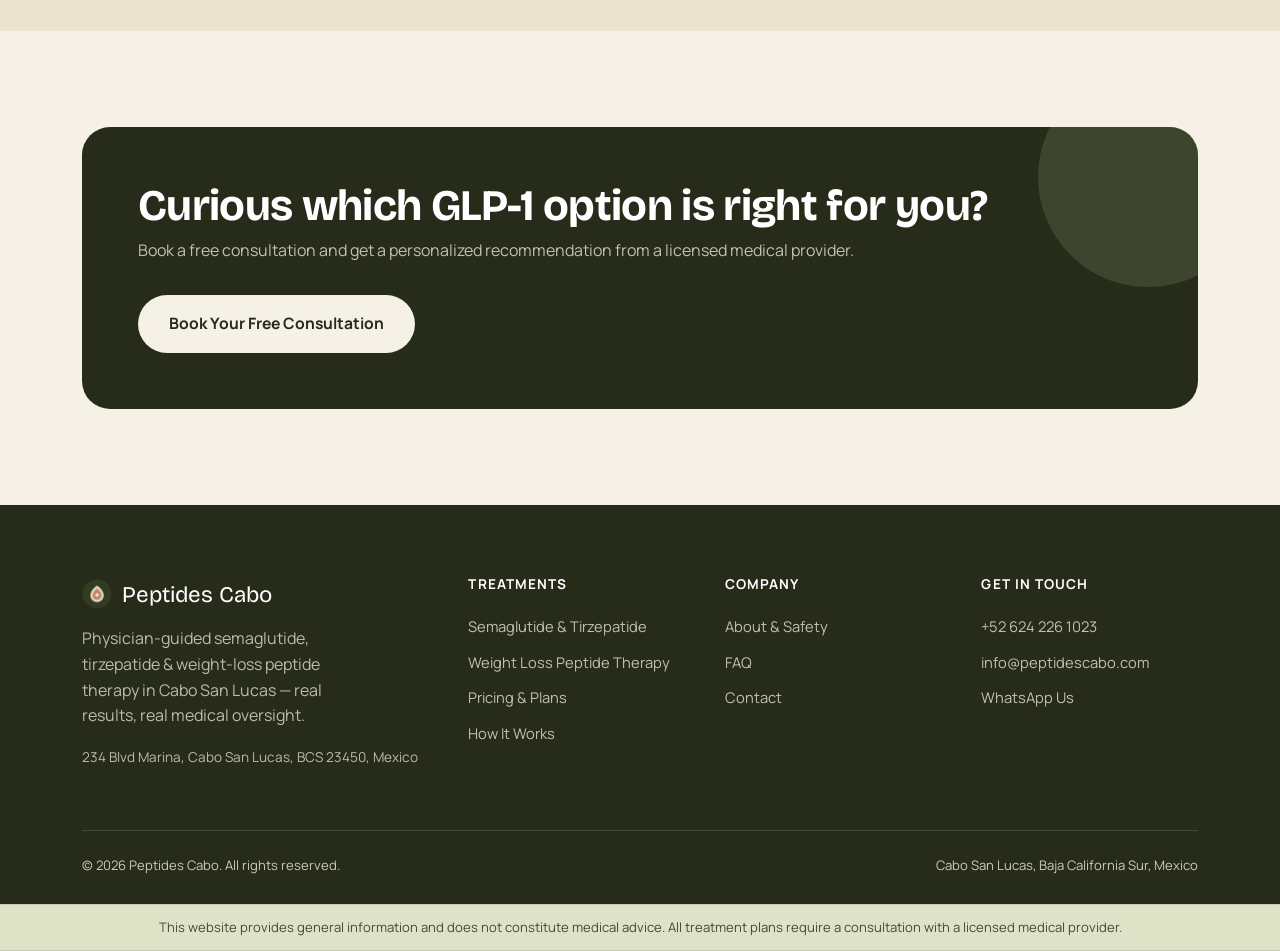
<file: semaglutide-tirzepatide.html>
<!DOCTYPE html>
<html lang="en">
<head>
<meta charset="UTF-8">
<meta name="viewport" content="width=device-width, initial-scale=1.0">
<script>(function(){try{var t=localStorage.getItem('pc-theme');if(!t){t=window.matchMedia('(prefers-color-scheme: dark)').matches?'dark':'light';}document.documentElement.setAttribute('data-theme',t);}catch(e){}})();</script>
<title>Semaglutide & Tirzepatide in Cabo San Lucas | GLP-1 Weight Loss</title>
<meta name="description" content="Compare semaglutide and tirzepatide weight loss treatment in Cabo San Lucas. Physician-prescribed GLP-1 therapy, transparent pricing, and ongoing support.">
<link rel="canonical" href="https://peptidescabo.com/semaglutide-tirzepatide.html">
<meta name="robots" content="index, follow, max-image-preview:large">
<meta name="geo.region" content="MX-BCS">
<meta name="geo.placename" content="Cabo San Lucas">

<meta property="og:type" content="website">
<meta property="og:title" content="Semaglutide & Tirzepatide in Cabo San Lucas | GLP-1 Weight Loss">
<meta property="og:description" content="Compare semaglutide and tirzepatide weight loss treatment in Cabo San Lucas. Physician-prescribed GLP-1 therapy, transparent pricing, and ongoing support.">
<meta property="og:url" content="https://peptidescabo.com/semaglutide-tirzepatide.html">
<meta property="og:site_name" content="Peptides Cabo">
<meta property="og:image" content="https://peptidescabo.com/assets/img/pen-semaglutide.png">
<meta property="og:locale" content="en_US">
<meta name="twitter:card" content="summary_large_image">
<meta name="twitter:title" content="Semaglutide & Tirzepatide in Cabo San Lucas | GLP-1 Weight Loss">
<meta name="twitter:description" content="Compare semaglutide and tirzepatide weight loss treatment in Cabo San Lucas. Physician-prescribed GLP-1 therapy, transparent pricing, and ongoing support.">
<meta name="twitter:image" content="https://peptidescabo.com/assets/img/pen-semaglutide.png">

<link rel="icon" type="image/svg+xml" href="assets/img/favicon.svg">
<link rel="icon" type="image/png" sizes="32x32" href="assets/img/favicon-32.png">
<link rel="apple-touch-icon" href="assets/img/apple-touch-icon.png">
<link rel="manifest" href="site.webmanifest">

<link rel="preconnect" href="https://fonts.googleapis.com">
<link rel="preconnect" href="https://fonts.gstatic.com" crossorigin>
<link rel="stylesheet" href="assets/css/style.css">

<script type="application/ld+json">{
    "@context": "https://schema.org",
    "@type": "MedicalBusiness",
    "@id": "https://peptidescabo.com/#business",
    "name": "Peptides Cabo",
    "alternateName": "Peptides Cabo Weight Loss Clinic",
    "description": "Physician-guided semaglutide, tirzepatide and weight-loss peptide therapy in Cabo San Lucas, Baja California Sur, Mexico.",
    "url": "https://peptidescabo.com/",
    "logo": "https://peptidescabo.com/assets/img/logo-mark.png",
    "image": "https://peptidescabo.com/assets/img/logo-mark.png",
    "telephone": "+526242261023",
    "email": "info@peptidescabo.com",
    "priceRange": "$$",
    "medicalSpecialty": "Bariatrics",
    "address": {
      "@type": "PostalAddress",
      "streetAddress": "234 Blvd Marina",
      "addressLocality": "Cabo San Lucas",
      "addressRegion": "BCS",
      "postalCode": "23450",
      "addressCountry": "MX"
    },
    "areaServed": [
      {"@type":"City","name":"Cabo San Lucas"},
      {"@type":"City","name":"San José del Cabo"},
      {"@type":"AdministrativeArea","name":"Los Cabos"},
      {"@type":"AdministrativeArea","name":"Baja California Sur"}
    ],
    "openingHoursSpecification": [{
      "@type": "OpeningHoursSpecification",
      "dayOfWeek": ["Monday","Tuesday","Wednesday","Thursday","Friday"],
      "opens": "09:00",
      "closes": "18:00"
    },{
      "@type": "OpeningHoursSpecification",
      "dayOfWeek": ["Saturday"],
      "opens": "09:00",
      "closes": "14:00"
    }]
  }</script>
<script type="application/ld+json">{"@context":"https://schema.org","@type":"BreadcrumbList","itemListElement":[{"@type":"ListItem","position":1,"name":"Home","item":"https://peptidescabo.com/"},{"@type":"ListItem","position":2,"name":"GLP-1 Weight Loss","item":"https://peptidescabo.com/semaglutide-tirzepatide.html"}]}</script>
<script type="application/ld+json">{"@context":"https://schema.org","@type":"FAQPage","mainEntity":[{"@type":"Question","name":"What's the difference between semaglutide and tirzepatide?","acceptedAnswer":{"@type":"Answer","text":"Semaglutide is a single-hormone (GLP-1) receptor agonist. Tirzepatide activates both GLP-1 and GIP receptors, which is why clinical trials show it often produces greater average weight loss. Your provider can help you choose based on your health history and goals."}},{"@type":"Question","name":"How is semaglutide or tirzepatide administered?","acceptedAnswer":{"@type":"Answer","text":"Both are delivered as a once-weekly self-administered injection using a pre-filled, dial-a-dose pen with a very fine needle. Your care team will walk you through the injection technique at your first visit."}},{"@type":"Question","name":"How much weight can I expect to lose with semaglutide or tirzepatide?","acceptedAnswer":{"@type":"Answer","text":"Published clinical trials report average losses of roughly 15% of body weight with semaglutide and up to 20% with tirzepatide over 52&ndash;68 weeks of consistent use. Results vary by individual, dose, and adherence &mdash; this is not a guarantee."}},{"@type":"Question","name":"Are there side effects?","acceptedAnswer":{"@type":"Answer","text":"The most common side effects are mild and gastrointestinal &mdash; nausea, stomach upset, diarrhea, or fatigue &mdash; especially during dose increases. Most resolve as your body adjusts. Your provider will monitor you and adjust your dose if needed."}},{"@type":"Question","name":"Who should not take GLP-1 medications?","acceptedAnswer":{"@type":"Answer","text":"GLP-1 medications are generally not recommended for patients with a personal or family history of medullary thyroid carcinoma or Multiple Endocrine Neoplasia syndrome type 2, a history of pancreatitis, or who are pregnant or breastfeeding. Your consultation will screen for these and other contraindications."}},{"@type":"Question","name":"Do I need labs before starting treatment?","acceptedAnswer":{"@type":"Answer","text":"Your provider will determine whether baseline labs are appropriate based on your health history. Many patients can begin treatment the same day as their consultation if no additional testing is needed."}}]}</script>
<noscript><style>.reveal{opacity:1 !important; transform:none !important;}</style></noscript>
</head>
<body>
<header class="nav">
  <div class="container nav-row">
    <a href="index.html" class="brand">
      <img src="assets/img/logo-mark.png" alt="Peptides Cabo logo" class="brand-mark">
      Peptides Cabo
    </a>
    <nav class="nav-links" id="navLinks">
      <a href="index.html">Home</a>
<a href="semaglutide-tirzepatide.html" class="active">GLP-1 Weight Loss</a>
<a href="peptide-therapy.html">Peptide Therapy</a>
<a href="pricing.html">Pricing</a>
<a href="how-it-works.html">How It Works</a>
<a href="faq.html">FAQ</a>
<a href="contact.html">Contact</a>
      <a href="contact.html" class="btn btn-primary nav-links-cta">Free Consultation</a>
    </nav>
    <div class="nav-cta">
      <a href="tel:+526242261023" class="nav-phone">
        <svg width="16" height="16" viewBox="0 0 24 24" fill="none" stroke="currentColor" stroke-width="2"><path d="M22 16.92v3a2 2 0 0 1-2.18 2 19.79 19.79 0 0 1-8.63-3.07 19.5 19.5 0 0 1-6-6 19.79 19.79 0 0 1-3.07-8.67A2 2 0 0 1 4.11 2h3a2 2 0 0 1 2 1.72c.127.96.361 1.903.7 2.81a2 2 0 0 1-.45 2.11L8.09 9.91a16 16 0 0 0 6 6l1.27-1.27a2 2 0 0 1 2.11-.45c.907.339 1.85.573 2.81.7A2 2 0 0 1 22 16.92z"/></svg>
        <span class="nav-phone-text">+52 624 226 1023</span>
      </a>
      <button class="theme-toggle" id="themeToggle" aria-label="Toggle dark mode" type="button">
        <svg class="icon-moon" viewBox="0 0 24 24" fill="none" stroke="currentColor" stroke-width="2" stroke-linecap="round" stroke-linejoin="round"><path d="M21 12.79A9 9 0 1 1 11.21 3 7 7 0 0 0 21 12.79z"/></svg>
        <svg class="icon-sun" viewBox="0 0 24 24" fill="none" stroke="currentColor" stroke-width="2" stroke-linecap="round" stroke-linejoin="round"><circle cx="12" cy="12" r="4"/><path d="M12 2v2M12 20v2M4.93 4.93l1.41 1.41M17.66 17.66l1.41 1.41M2 12h2M20 12h2M6.34 17.66l-1.41 1.41M19.07 4.93l-1.41 1.41"/></svg>
      </button>
      <a href="contact.html" class="btn btn-primary btn-sm">Free Consultation</a>
      <button class="nav-toggle" id="navToggle" aria-label="Toggle menu">
        <svg viewBox="0 0 24 24" fill="none" stroke="currentColor" stroke-width="2"><line x1="4" y1="7" x2="20" y2="7"/><line x1="4" y1="12" x2="20" y2="12"/><line x1="4" y1="17" x2="20" y2="17"/></svg>
      </button>
    </div>
  </div>
</header>
<main>

<div class="page-header container">
  <div class="breadcrumb"><a href="index.html">Home</a> / GLP-1 Weight Loss</div>
  <span class="eyebrow">Clinically Proven &middot; Physician-Prescribed</span>
  <h1>Semaglutide &amp; Tirzepatide<br><span class="italic-accent">weight loss in Cabo San Lucas.</span></h1>
  <p class="lead" style="max-width:640px;margin:0 auto 24px;">GLP-1 receptor agonist therapy &mdash; the same active compounds behind Ozempic&reg;, Wegovy&reg;, and Mounjaro&reg; &mdash; prescribed and monitored by licensed medical providers, right here in Los Cabos.</p>
  <div class="hero-ctas" style="justify-content:center;">
    <a href="contact.html" class="btn btn-primary">Book Free Consultation</a>
    <a href="pricing.html" class="btn btn-outline">View Pricing</a>
  </div>
</div>

<section class="section-pad">
  <div class="container">
    <div class="grid grid-2">
      <div class="product-card reveal">
        <div class="product-img"><img src="assets/img/pen-semaglutide.png" alt="Semaglutide weight loss injection pen" width="200" height="420"></div>
        <span class="pc-tag">GLP-1 Receptor Agonist</span>
        <h4 style="font-size:1.4rem;">Semaglutide</h4>
        <p>Once-weekly injection that curbs appetite and slows digestion. 12-week pen supply with dial-a-dose titration.</p>
        <p style="font-weight:700;color:var(--heading);">Starting at $299 USD</p>
        <a href="pricing.html" class="btn btn-ghost btn-sm">See Full Pricing</a>
      </div>
      <div class="product-card reveal">
        <div class="product-img"><img src="assets/img/vial-peptide.png" alt="Tirzepatide weight loss vial" width="200" height="420"></div>
        <span class="pc-tag">Dual GLP-1 / GIP Agonist</span>
        <h4 style="font-size:1.4rem;">Tirzepatide</h4>
        <p>Activates two gut hormones for enhanced appetite control and metabolic support. 12-week pen supply included.</p>
        <p style="font-weight:700;color:var(--heading);">Starting at $375 USD</p>
        <a href="pricing.html" class="btn btn-ghost btn-sm">See Full Pricing</a>
      </div>
    </div>
  </div>
</section>

<section class="section-pad section-alt">
  <div class="container">
    <div class="section-head center reveal" style="margin-left:auto;margin-right:auto;">
      <span class="eyebrow">How It Works</span>
      <h2>How does GLP-1 therapy work?</h2>
    </div>
    <div class="grid grid-3">
      <div class="card reveal">
        <div class="icon-tile"><svg viewBox="0 0 24 24" fill="none" stroke="currentColor" stroke-width="2" stroke-linecap="round" stroke-linejoin="round"><circle cx="12" cy="12" r="10"/><circle cx="12" cy="12" r="6"/><circle cx="12" cy="12" r="2"/></svg></div>
        <h3>Appetite control</h3>
        <p>Mimics the GLP-1 hormone that signals fullness to your brain, so you feel satisfied on less food.</p>
      </div>
      <div class="card reveal">
        <div class="icon-tile"><svg viewBox="0 0 24 24" fill="none" stroke="currentColor" stroke-width="2" stroke-linecap="round" stroke-linejoin="round"><polyline points="22 12 18 12 15 21 9 3 6 12 2 12"/></svg></div>
        <h3>Slower digestion, steadier energy</h3>
        <p>Food moves through your stomach more slowly, helping reduce cravings and stabilize energy between meals.</p>
      </div>
      <div class="card reveal">
        <div class="icon-tile"><svg viewBox="0 0 24 24" fill="none" stroke="currentColor" stroke-width="2" stroke-linecap="round" stroke-linejoin="round"><path d="M12 3v18M5 7l-3 8a4 4 0 0 0 8 0zM19 7l-3 8a4 4 0 0 0 8 0zM4 7h16M9 3h6"/></svg></div>
        <h3>Blood sugar regulation</h3>
        <p>Supports more stable blood sugar levels, which is why these medications were first developed for type 2 diabetes.</p>
      </div>
    </div>
  </div>
</section>

<section class="section-pad">
  <div class="container">
    <div class="section-head reveal">
      <span class="eyebrow">Compare Treatments</span>
      <h2>Semaglutide vs. tirzepatide</h2>
    </div>
    <div class="table-wrap reveal">
      <table class="compare">
        <thead>
          <tr><th>&nbsp;</th><th>Semaglutide</th><th>Tirzepatide</th></tr>
        </thead>
        <tbody>
          <tr><td>Mechanism</td><td>GLP-1 receptor agonist</td><td>GLP-1 + GIP dual agonist</td></tr>
          <tr><td>Dosing</td><td>Once weekly injection</td><td>Once weekly injection</td></tr>
          <tr><td>Avg. weight loss (clinical trials)</td><td>~15% body weight, 68 weeks</td><td>Up to ~20% body weight, 72 weeks</td></tr>
          <tr><td>Pen supply</td><td>12 weeks</td><td>12 weeks</td></tr>
          <tr><td>Starting price</td><td>$299 USD</td><td>$375 USD</td></tr>
        </tbody>
      </table>
    </div>
    <p style="font-size:0.8rem;margin-top:14px;">Figures reflect published clinical-trial averages, not individual guarantees. Your provider will help determine which option fits your health profile.</p>
  </div>
</section>

<section class="section-pad section-alt">
  <div class="container hero-grid">
    <div class="reveal">
      <span class="eyebrow">Safety First</span>
      <h2>Is GLP-1 therapy right for you?</h2>
      <p>GLP-1 medications are well-studied and generally well-tolerated, but they aren't right for everyone. Your consultation includes a full review of your health history to screen for contraindications such as a personal or family history of medullary thyroid carcinoma, MEN2 syndrome, pancreatitis, or pregnancy.</p>
      <p>Mild side effects &mdash; nausea, stomach upset, fatigue &mdash; are common during the first few weeks and typically improve as your dose is titrated.</p>
      <a href="about.html" class="btn btn-ghost">Read Full Safety Information</a>
    </div>
    <div class="card reveal">
      <div class="icon-tile"><svg viewBox="0 0 24 24" fill="none" stroke="currentColor" stroke-width="2" stroke-linecap="round" stroke-linejoin="round"><path d="M12 22s8-4 8-10V5l-8-3-8 3v7c0 6 8 10 8 10z"/></svg></div>
      <h3>What's included in every plan</h3>
      <ul class="price-list">
        <li><svg viewBox="0 0 24 24" fill="none" stroke="currentColor" stroke-width="2.4" stroke-linecap="round" stroke-linejoin="round"><polyline points="20 6 9 17 4 12"/></svg> Consultation with a licensed medical provider</li>
        <li><svg viewBox="0 0 24 24" fill="none" stroke="currentColor" stroke-width="2.4" stroke-linecap="round" stroke-linejoin="round"><polyline points="20 6 9 17 4 12"/></svg> Personalized dosing &amp; titration schedule</li>
        <li><svg viewBox="0 0 24 24" fill="none" stroke="currentColor" stroke-width="2.4" stroke-linecap="round" stroke-linejoin="round"><polyline points="20 6 9 17 4 12"/></svg> 12-week medication supply</li>
        <li><svg viewBox="0 0 24 24" fill="none" stroke="currentColor" stroke-width="2.4" stroke-linecap="round" stroke-linejoin="round"><polyline points="20 6 9 17 4 12"/></svg> Ongoing check-ins &amp; dose adjustments</li>
        <li><svg viewBox="0 0 24 24" fill="none" stroke="currentColor" stroke-width="2.4" stroke-linecap="round" stroke-linejoin="round"><polyline points="20 6 9 17 4 12"/></svg> Direct line to your care team</li>
      </ul>
    </div>
  </div>
</section>

<section class="section-pad">
  <div class="container">
    <div class="section-head center reveal" style="margin-left:auto;margin-right:auto;">
      <span class="eyebrow">Patient Stories</span>
      <h2>Real results from Peptides Cabo patients</h2>
      <p>Illustrative patient experiences shared for reference. Individual results vary.</p>
    </div>
    <div class="grid grid-3">
      <div class="testi-card reveal">
      <div class="stars">★★★★★</div>
      <p class="testi-quote">&ldquo;Down 24 lbs on semaglutide and my cravings are basically gone. My provider checks in every few weeks.&rdquo;</p>
      <div class="testi-person">
        <div class="testi-avatar">J</div>
        <div><strong>Jessica M.</strong><br><small style="color:var(--text-muted);">Semaglutide patient</small></div>
      </div>
    </div>
      <div class="testi-card reveal">
      <div class="stars">★★★★★</div>
      <p class="testi-quote">&ldquo;Switched to tirzepatide after semaglutide plateaued and started seeing progress again within a month.&rdquo;</p>
      <div class="testi-person">
        <div class="testi-avatar">A</div>
        <div><strong>Andres R.</strong><br><small style="color:var(--text-muted);">Tirzepatide patient</small></div>
      </div>
    </div>
      <div class="testi-card reveal">
      <div class="stars">★★★★★</div>
      <p class="testi-quote">&ldquo;Appreciated that they actually reviewed my labs before starting me on a dose.&rdquo;</p>
      <div class="testi-person">
        <div class="testi-avatar">K</div>
        <div><strong>Karla V.</strong><br><small style="color:var(--text-muted);">Semaglutide patient</small></div>
      </div>
    </div>
    </div>
  </div>
</section>

<section class="section-pad section-alt">
  <div class="container">
    <div class="section-head center reveal" style="margin-left:auto;margin-right:auto;">
      <span class="eyebrow">FAQ</span>
      <h2>Semaglutide &amp; tirzepatide FAQs</h2>
    </div>
    <div style="max-width:760px;margin:0 auto;">
      <div class="faq-accordion">
<div class="accordion-item open">
      <button class="accordion-q"><span>What's the difference between semaglutide and tirzepatide?</span><span class="plus"></span></button>
      <div class="accordion-a"><div class="accordion-a-inner"><p>Semaglutide is a single-hormone (GLP-1) receptor agonist. Tirzepatide activates both GLP-1 and GIP receptors, which is why clinical trials show it often produces greater average weight loss. Your provider can help you choose based on your health history and goals.</p></div></div>
    </div>
<div class="accordion-item">
      <button class="accordion-q"><span>How is semaglutide or tirzepatide administered?</span><span class="plus"></span></button>
      <div class="accordion-a"><div class="accordion-a-inner"><p>Both are delivered as a once-weekly self-administered injection using a pre-filled, dial-a-dose pen with a very fine needle. Your care team will walk you through the injection technique at your first visit.</p></div></div>
    </div>
<div class="accordion-item">
      <button class="accordion-q"><span>How much weight can I expect to lose with semaglutide or tirzepatide?</span><span class="plus"></span></button>
      <div class="accordion-a"><div class="accordion-a-inner"><p>Published clinical trials report average losses of roughly 15% of body weight with semaglutide and up to 20% with tirzepatide over 52&ndash;68 weeks of consistent use. Results vary by individual, dose, and adherence &mdash; this is not a guarantee.</p></div></div>
    </div>
<div class="accordion-item">
      <button class="accordion-q"><span>Are there side effects?</span><span class="plus"></span></button>
      <div class="accordion-a"><div class="accordion-a-inner"><p>The most common side effects are mild and gastrointestinal &mdash; nausea, stomach upset, diarrhea, or fatigue &mdash; especially during dose increases. Most resolve as your body adjusts. Your provider will monitor you and adjust your dose if needed.</p></div></div>
    </div>
<div class="accordion-item">
      <button class="accordion-q"><span>Who should not take GLP-1 medications?</span><span class="plus"></span></button>
      <div class="accordion-a"><div class="accordion-a-inner"><p>GLP-1 medications are generally not recommended for patients with a personal or family history of medullary thyroid carcinoma or Multiple Endocrine Neoplasia syndrome type 2, a history of pancreatitis, or who are pregnant or breastfeeding. Your consultation will screen for these and other contraindications.</p></div></div>
    </div>
<div class="accordion-item">
      <button class="accordion-q"><span>Do I need labs before starting treatment?</span><span class="plus"></span></button>
      <div class="accordion-a"><div class="accordion-a-inner"><p>Your provider will determine whether baseline labs are appropriate based on your health history. Many patients can begin treatment the same day as their consultation if no additional testing is needed.</p></div></div>
    </div>
</div>
    </div>
  </div>
</section>

<section class="section-pad">
  <div class="container">
    <div class="cta-banner reveal">
      <div>
        <h2>Curious which GLP-1 option is right for you?</h2>
        <p>Book a free consultation and get a personalized recommendation from a licensed medical provider.</p>
      </div>
      <a href="contact.html" class="btn btn-light">Book Your Free Consultation</a>
    </div>
  </div>
</section>

</main>
<footer class="footer">
  <div class="container">
    <div class="footer-grid">
      <div>
        <div class="footer-brand">
          <img src="assets/img/logo-mark.png" alt="" class="brand-mark" style="width:30px;height:30px;">
          Peptides Cabo
        </div>
        <p style="max-width:280px;">Physician-guided semaglutide, tirzepatide &amp; weight-loss peptide therapy in Cabo San Lucas — real results, real medical oversight.</p>
        <p style="font-size:0.85rem; margin-top:18px;">234 Blvd Marina, Cabo San Lucas, BCS 23450, Mexico</p>
      </div>
      <div>
        <h4>Treatments</h4>
        <a href="semaglutide-tirzepatide.html">Semaglutide &amp; Tirzepatide</a>
        <a href="peptide-therapy.html">Weight Loss Peptide Therapy</a>
        <a href="pricing.html">Pricing &amp; Plans</a>
        <a href="how-it-works.html">How It Works</a>
      </div>
      <div>
        <h4>Company</h4>
        <a href="about.html">About &amp; Safety</a>
        <a href="faq.html">FAQ</a>
        <a href="contact.html">Contact</a>
      </div>
      <div>
        <h4>Get in Touch</h4>
        <a href="tel:+526242261023">+52 624 226 1023</a>
        <a href="mailto:info@peptidescabo.com">info@peptidescabo.com</a>
        <a href="https://wa.me/526242261023?text=Hi%20Peptides%20Cabo%2C%20I%27d%20like%20to%20book%20a%20free%20consultation." target="_blank" rel="noopener">WhatsApp Us</a>
      </div>
    </div>
    <div class="footer-bottom">
      <span>&copy; 2026 Peptides Cabo. All rights reserved.</span>
      <span>Cabo San Lucas, Baja California Sur, Mexico</span>
    </div>
  </div>
</footer>
<div class="disclaimer-strip">
  <div class="container">This website provides general information and does not constitute medical advice. All treatment plans require a consultation with a licensed medical provider.</div>
</div>
<div id="pcChatbot" class="chatbot">
  <button id="chatbotBubble" class="chatbot-bubble" aria-label="Open chat assistant" type="button">
    <svg class="cb-icon-chat" viewBox="0 0 24 24" fill="none" stroke="currentColor" stroke-width="2" stroke-linecap="round" stroke-linejoin="round"><path d="M21 15a2 2 0 0 1-2 2H7l-4 4V5a2 2 0 0 1 2-2h14a2 2 0 0 1 2 2z"/></svg>
    <svg class="cb-icon-close" viewBox="0 0 24 24" fill="none" stroke="currentColor" stroke-width="2" stroke-linecap="round" stroke-linejoin="round"><line x1="18" y1="6" x2="6" y2="18"/><line x1="6" y1="6" x2="18" y2="18"/></svg>
  </button>
  <div class="chatbot-panel" id="chatbotPanel">
    <div class="chatbot-header">
      <img src="assets/img/logo-mark.png" alt="" class="chatbot-avatar">
      <div>
        <strong>Peptides Cabo Assistant</strong>
        <small>Usually answers instantly</small>
      </div>
    </div>
    <div class="chatbot-messages" id="chatbotMessages"></div>
    <div class="chatbot-suggestions" id="chatbotSuggestions"></div>
    <form class="chatbot-input-row" id="chatbotForm">
      <input type="text" id="chatbotInput" placeholder="Ask about pricing, safety, how it works..." autocomplete="off">
      <button type="submit" aria-label="Send">
        <svg viewBox="0 0 24 24" fill="none" stroke="currentColor" stroke-width="2" stroke-linecap="round" stroke-linejoin="round"><line x1="22" y1="2" x2="11" y2="13"/><polygon points="22 2 15 22 11 13 2 9 22 2"/></svg>
      </button>
    </form>
    <div class="chatbot-footnote">Answers are general information, not medical advice. <a href="contact.html">Book a consultation</a> for personalized guidance.</div>
  </div>
</div>
<script>
document.addEventListener('DOMContentLoaded', function () {
  var toggle = document.getElementById('navToggle');
  var links = document.getElementById('navLinks');
  if (toggle) {
    toggle.addEventListener('click', function () { links.classList.toggle('open'); });
  }
  var themeBtn = document.getElementById('themeToggle');
  if (themeBtn) {
    themeBtn.addEventListener('click', function () {
      var root = document.documentElement;
      var current = root.getAttribute('data-theme') === 'dark' ? 'dark' : 'light';
      var next = current === 'dark' ? 'light' : 'dark';
      root.setAttribute('data-theme', next);
      try { localStorage.setItem('pc-theme', next); } catch (e) {}
    });
  }
  document.querySelectorAll('.accordion-item').forEach(function (item) {
    var q = item.querySelector('.accordion-q');
    q.addEventListener('click', function () {
      var wasOpen = item.classList.contains('open');
      document.querySelectorAll('.accordion-item.open').forEach(function (o) {
        if (o !== item) o.classList.remove('open');
      });
      item.classList.toggle('open', !wasOpen);
    });
  });
  var sliderWeight = document.getElementById('calcWeight');
  var sliderGoal = document.getElementById('calcGoalOut');
  if (sliderWeight) {
    var out = document.getElementById('calcWeightOut');
    var lossOut = document.getElementById('calcLossOut');
    var update = function () {
      var w = parseInt(sliderWeight.value, 10);
      out.textContent = w;
      lossOut.textContent = Math.round(w * 0.19);
    };
    sliderWeight.addEventListener('input', update);
    update();
  }
  var form = document.getElementById('contactForm');
  if (form) {
    form.addEventListener('submit', function (e) {
      e.preventDefault();
      var name = form.querySelector('#cf-name').value;
      var email = form.querySelector('#cf-email').value;
      var phone = form.querySelector('#cf-phone').value;
      var interest = form.querySelector('#cf-interest').value;
      var msg = form.querySelector('#cf-message').value;
      var subject = encodeURIComponent('New consultation request — ' + name);
      var body = encodeURIComponent(
        'Name: ' + name + '\n' +
        'Email: ' + email + '\n' +
        'Phone: ' + phone + '\n' +
        'Interested in: ' + interest + '\n\n' +
        'Message:\n' + msg
      );
      window.location.href = 'mailto:info@peptidescabo.com?subject=' + subject + '&body=' + body;
    });
  }
  requestAnimationFrame(function () {
    setTimeout(function () { document.body.classList.add('ready'); }, 60);
  });
});
</script>
<script src="assets/js/faq-data.js"></script>
<script src="assets/js/chatbot.js"></script>
</body>
</html>
</file>
<file: assets/css/style.css>
/* ==========================================================================
   Peptides Cabo — Design System
   Editorial wellness aesthetic: cream + deep olive, all-sans grotesque type
   ========================================================================== */

@import url('https://fonts.googleapis.com/css2?family=Bricolage+Grotesque:opsz,wght@12..96,400;12..96,500;12..96,600;12..96,700;12..96,800&family=Manrope:wght@400;500;600;700;800&display=swap');

:root{
  /* palette (brand constants — do not flip with theme) */
  --cream:        #F5F1E6;
  --cream-dark:   #EAE3CE;
  --paper:        #FDFBF4;
  --forest:       #333B22;
  --forest-deep:  #262C19;
  --sage:         #74814F;
  --sage-light:   #AEB98C;
  --sage-pale:    #DEE3C8;
  --ink:          #211F19;
  --ink-soft:     #55523F;
  --terracotta:   #C97B5C;
  --terracotta-soft:#F0D9C8;
  --gold:         #B4903F;
  --white:        #FFFFFF;
  --line:         rgba(33,31,25,0.12);

  /* theme-aware tokens (redefined under [data-theme="dark"] below) */
  --bg:           var(--cream);
  --bg-alt:       var(--cream-dark);
  --surface:      var(--paper);
  --text:         var(--ink);
  --text-muted:   var(--ink-soft);
  --heading:      var(--forest-deep);
  --nav-bg:       rgba(245,241,230,0.88);

  /* type */
  --font-display: "Bricolage Grotesque", "Segoe UI", sans-serif;
  --font-body: "Manrope", -apple-system, BlinkMacSystemFont, "Segoe UI", sans-serif;

  /* radius / shadow */
  --radius-s: 10px;
  --radius-m: 18px;
  --radius-l: 28px;
  --shadow-card: 0 20px 45px -20px rgba(38,44,25,0.25);
  --shadow-soft: 0 10px 30px -12px rgba(38,44,25,0.18);

  --container: 1180px;
}

:root[data-theme="dark"]{
  --bg:         #1B2013;
  --bg-alt:     #212715;
  --surface:    #2A3220;
  --text:       #EAE6D6;
  --text-muted: #C1C2AC;
  --heading:    #F2EFE1;
  --line:       rgba(255,255,255,0.12);
  --nav-bg:     rgba(20,24,14,0.86);
  --sage:       #9BAE79;
  --shadow-card: 0 20px 45px -20px rgba(0,0,0,0.6);
  --shadow-soft: 0 10px 30px -12px rgba(0,0,0,0.55);
}

*, *::before, *::after{ box-sizing: border-box; }
html{ scroll-behavior: smooth; }
body{
  margin:0;
  font-family: var(--font-body);
  background: var(--bg);
  transition: background-color .25s ease, color .25s ease;
  color: var(--text);
  line-height: 1.6;
  -webkit-font-smoothing: antialiased;
  overflow-x: hidden;
}
img{ max-width:100%; display:block; }
a{ color: inherit; text-decoration: none; }
ul{ list-style: none; margin:0; padding:0; }
button{ font-family: inherit; }

h1,h2,h3,h4{
  font-family: var(--font-display);
  font-weight: 700;
  color: var(--heading);
  line-height: 1.08;
  margin: 0 0 0.5em;
  letter-spacing: -0.015em;
}
h1{ font-size: clamp(2.4rem, 5vw, 4.2rem); font-weight: 700; }
h2{ font-size: clamp(1.9rem, 3.4vw, 2.9rem); font-weight: 700; }
h3{ font-size: clamp(1.25rem, 2vw, 1.6rem); font-weight: 600; }
p{ margin: 0 0 1em; color: var(--text-muted); }
.italic-accent{ color: var(--sage); font-weight: 800; font-style: normal; }

.eyebrow{
  display:inline-flex; align-items:center; gap:8px;
  font-family: var(--font-body); font-weight:700; font-size:0.72rem;
  letter-spacing: 0.14em; text-transform: uppercase;
  color: var(--forest); background: var(--sage-pale);
  border:1px solid var(--line); padding: 7px 16px; border-radius: 100px;
  margin-bottom: 18px;
}
.eyebrow::before{ content:""; width:6px; height:6px; border-radius:50%; background: var(--terracotta); flex-shrink:0; }

.container{ max-width: var(--container); margin:0 auto; padding: 0 32px; }
section{ position: relative; }
.section-pad{ padding: 96px 0; }
@media (max-width: 720px){ .section-pad{ padding: 64px 0; } .container{ padding: 0 20px; } }

.section-alt{ background: var(--bg-alt); }
.section-dark{ background: var(--forest-deep); color: var(--cream); }
.section-dark p{ color: rgba(245,241,230,0.75); }
.section-dark h2, .section-dark h3{ color: var(--white); }

/* ---------- buttons ---------- */
.btn{
  display:inline-flex; align-items:center; justify-content:center; gap:8px;
  font-family: var(--font-body); font-weight:700; font-size:0.98rem;
  padding: 15px 30px; border-radius: 100px; border:1.5px solid transparent;
  cursor:pointer; transition: transform .25s ease, box-shadow .25s ease, background .25s ease, color .25s ease;
  white-space: nowrap;
}
.btn-primary{ background: var(--forest-deep); color: var(--cream); }
.btn-primary:hover{ background: var(--forest); transform: translateY(-2px); box-shadow: var(--shadow-soft); }
.btn-outline{ background: transparent; border-color: var(--heading); color: var(--heading); }
.btn-outline:hover{ background: var(--heading); color: var(--bg); }
.btn-ghost{ background: var(--sage-pale); color: var(--forest-deep); }
.btn-ghost:hover{ background: var(--sage-light); }
.btn-light{ background: var(--cream); color: var(--forest-deep); }
.btn-light:hover{ transform: translateY(-2px); }
.btn-sm{ padding: 10px 20px; font-size: 0.86rem; }
.btn-block{ width:100%; }

/* ---------- nav ---------- */
.nav{
  position: sticky; top:0; z-index: 100;
  background: var(--nav-bg); backdrop-filter: blur(10px);
  border-bottom: 1px solid var(--line);
}
.nav-row{ display:flex; align-items:center; justify-content:space-between; padding: 16px 0; gap:16px; }
.brand{ display:flex; align-items:center; gap:9px; font-family: var(--font-display); font-size: 1.28rem; font-weight:700; color: var(--heading); white-space:nowrap; flex-shrink:0; }
.brand-mark{ width:32px; height:32px; flex-shrink:0; }
.nav-links{ display:flex; align-items:center; gap:22px; flex-shrink:1; }
.nav-links a{ font-weight:600; font-size:0.89rem; color: var(--text); position:relative; padding: 4px 0; white-space:nowrap; }
.nav-links a::after{ content:""; position:absolute; left:0; right:0; bottom:-2px; height:2px; background: var(--terracotta); transform: scaleX(0); transition: transform .25s ease; transform-origin: left;}
.nav-links a:hover::after, .nav-links a.active::after{ transform: scaleX(1); }
.nav-links a.active{ color: var(--heading); }
.nav-cta{ display:flex; align-items:center; gap:10px; flex-shrink:0; }
.nav-phone{ font-weight:700; font-size:0.86rem; display:flex; align-items:center; gap:6px; white-space:nowrap; }
.theme-toggle{
  display:inline-flex; align-items:center; justify-content:center; width:38px; height:38px; flex-shrink:0;
  background: var(--sage-pale); border:1px solid var(--line); border-radius:50%; cursor:pointer; padding:0; color: var(--forest-deep);
  transition: background .2s ease;
}
.theme-toggle:hover{ background: var(--sage-light); }
.theme-toggle svg{ width:17px; height:17px; }
.theme-toggle .icon-sun{ display:none; }
:root[data-theme="dark"] .theme-toggle .icon-moon{ display:none; }
:root[data-theme="dark"] .theme-toggle .icon-sun{ display:block; }
.nav-toggle{ display:none; background:none; border:none; cursor:pointer; padding:6px; }
.nav-toggle svg{ width:26px; height:26px; }
.nav-links-cta{ display:none; }

@media (max-width: 1240px){
  .nav-phone-text{ display:none; }
}
@media (max-width: 1080px){
  .nav-links{ position:fixed; top:74px; left:0; right:0; bottom:0; height:calc(100vh - 74px); background: var(--bg); flex-direction:column; align-items:flex-start;
    padding: 28px 24px; gap: 22px; transform: translateY(-110%); transition: transform .35s ease; border-top:1px solid var(--line);
    pointer-events: none; z-index: 90; overflow-y:auto; box-sizing:border-box; }
  .nav-links.open{ transform: translateY(0); pointer-events: auto; }
  .nav-toggle{ position:relative; z-index: 95; }
  .nav-phone{ display:none; }
  .nav-toggle{ display:inline-flex; }
  .nav-links-cta{ display:inline-flex; margin-top:8px; }
}

@media (max-width: 460px){
  .nav-cta .btn-primary{ display:none; }
}

/* ---------- hero ---------- */
.hero{ padding: 56px 0 40px; overflow: visible; }
.hero-grid{ display:grid; grid-template-columns: 1.05fr 0.95fr; gap: 56px; align-items:center; }
@media (max-width: 960px){ .hero-grid{ grid-template-columns: 1fr; } }
.hero-copy p.lead{ font-size: 1.15rem; max-width: 480px; }
.hero-ctas{ display:flex; flex-wrap:wrap; gap:14px; margin: 26px 0 30px; }
.hero-trust{ display:flex; align-items:center; gap:14px; }
.avatar-stack{ display:flex; }
.avatar-stack span{ width:38px; height:38px; border-radius:50%; border:2.5px solid var(--cream); background: var(--sage-light); margin-left:-12px; display:flex; align-items:center;justify-content:center; font-size:0.75rem; font-weight:700; color:var(--forest-deep);}
.avatar-stack span:first-child{ margin-left:0; }
.hero-trust small{ display:block; color: var(--text-muted); font-size:0.82rem; }
.hero-trust strong{ font-size:0.92rem; }

.hero-visual{ position:relative; display:flex; align-items:center; justify-content:center; }
.hero-visual .blob{
  position:absolute; inset: 6% 8%; background: var(--sage-pale);
  border-radius: 44% 56% 62% 38% / 45% 40% 60% 55%;
  z-index:0;
}
.hero-visual img{ position:relative; z-index:1; width: 82%; margin:0 auto; filter: drop-shadow(0 30px 40px rgba(38,44,25,0.25)); }
.floating-card{
  position:absolute; z-index:2; background: var(--surface); border-radius: var(--radius-m);
  box-shadow: var(--shadow-card); padding: 16px 20px; display:flex; align-items:center; gap:12px;
  animation: float 5s ease-in-out infinite;
}
.floating-card.card-a{ top: 6%; right: 2%; }
.floating-card.card-b{ bottom: 10%; left: -2%; animation-delay: -2.5s; }
.floating-card .fc-num{ font-family: var(--font-display); font-size:1.5rem; color: var(--heading); font-weight:700; }
.floating-card .fc-label{ font-size:0.72rem; color: var(--text-muted); font-weight:600; text-transform:uppercase; letter-spacing:0.04em; }
@keyframes float{ 0%,100%{ transform: translateY(0);} 50%{ transform: translateY(-14px);} }

.badge-row{ display:flex; flex-wrap:wrap; gap: 14px; margin-top: 44px; }
.badge-chip{ display:flex; align-items:center; gap:10px; background: var(--surface); border:1px solid var(--line); border-radius:100px; padding:10px 18px; font-size:0.85rem; font-weight:700; }
.badge-chip svg{ width:18px; height:18px; color: var(--sage); flex-shrink:0; }

/* ---------- cards / grids ---------- */
.grid{ display:grid; gap: 28px; }
.grid-2{ grid-template-columns: repeat(2,1fr); }
.grid-3{ grid-template-columns: repeat(3,1fr); }
.grid-4{ grid-template-columns: repeat(4,1fr); }
@media (max-width: 900px){ .grid-3, .grid-4{ grid-template-columns: repeat(2,1fr); } }
@media (max-width: 620px){ .grid-2, .grid-3, .grid-4{ grid-template-columns: 1fr; } }

.card{ background: var(--surface); border:1px solid var(--line); border-radius: var(--radius-m); padding: 32px; transition: transform .3s ease, box-shadow .3s ease, background-color .25s ease; }
.card:hover{ transform: translateY(-6px); box-shadow: var(--shadow-card); }
.icon-tile{ width:52px; height:52px; border-radius: 14px; background: var(--sage-pale); display:flex; align-items:center; justify-content:center; margin-bottom:18px; }
.icon-tile svg{ width:26px; height:26px; color: var(--forest-deep); }

.section-head{ max-width: 640px; margin-bottom: 52px; }
.section-head.center{ margin-left:auto; margin-right:auto; text-align:center; }

/* product cards */
.product-card{ background: var(--surface); border-radius: var(--radius-m); border:1px solid var(--line); overflow:hidden; text-align:center; padding-bottom:26px; }
.product-card .product-img{ background: var(--sage-pale); padding: 30px 20px 10px; display:flex; align-items:center; justify-content:center; height: 190px; }
.product-card .product-img img{ height:100%; width:auto; margin:auto; filter: drop-shadow(0 14px 18px rgba(38,44,25,0.22)); }
.product-card h4{ font-family: var(--font-display); font-size:1.15rem; margin: 18px 0 4px; }
.product-card .pc-tag{ font-size:0.78rem; color:var(--sage); font-weight:700; text-transform:uppercase; letter-spacing:0.04em; }

/* stat / calculator */
.calc-card{ background: var(--surface); border-radius: var(--radius-l); box-shadow: var(--shadow-card); padding: 34px; }
.calc-row{ display:flex; align-items:baseline; justify-content:space-between; margin-bottom: 6px; }
.calc-row .num{ font-family: var(--font-display); font-size: 2.6rem; color: var(--heading); }
input[type=range]{ width:100%; accent-color: var(--sage); margin: 10px 0 26px; }
.calc-result{ background: var(--sage-pale); border-radius: var(--radius-m); padding: 20px 22px; margin: 18px 0 22px; }
.calc-result .num{ color: var(--terracotta); }

/* pricing */
.price-card{ background: var(--surface); border-radius: var(--radius-l); border:1px solid var(--line); padding: 40px 32px; position:relative; }
.price-card.featured{ border-color: var(--heading); box-shadow: var(--shadow-card); }
.price-card.featured::before{ content:"Most Popular"; position:absolute; top:-14px; left:50%; transform:translateX(-50%); background: var(--terracotta); color:var(--white); font-size:0.72rem; font-weight:700; padding: 6px 16px; border-radius:100px; letter-spacing:0.04em; }
.price-amount{ font-family: var(--font-display); font-size: 3rem; color: var(--heading); margin: 14px 0 2px; }
.price-amount span{ font-size:1rem; font-family: var(--font-body); color: var(--text-muted); font-weight:600; }
.price-sub{ font-size:0.9rem; color: var(--sage); font-weight:700; margin-bottom:22px; }
.price-list li{ display:flex; gap:10px; padding: 9px 0; border-top:1px solid var(--line); font-size:0.94rem; color:var(--text-muted); }
.price-list li:first-child{ border-top:none; }
.price-list svg{ width:18px; height:18px; color:var(--sage); flex-shrink:0; margin-top:2px; }

/* timeline / how it works */
.timeline{ display:flex; flex-direction:column; gap:0; }
.tl-step{ display:grid; grid-template-columns: 60px 1fr; gap: 22px; padding: 26px 0; border-top:1px solid var(--line); }
.tl-step:first-child{ border-top:none; }
.tl-num{ width:52px; height:52px; border-radius:50%; background: var(--forest-deep); color: var(--cream); display:flex; align-items:center; justify-content:center; font-family: var(--font-display); font-size:1.3rem; flex-shrink:0; }
/* timeline card keeps its own (light) text colors even when nested inside a dark section */
.section-dark .timeline{ background: var(--paper); }
.section-dark .timeline h3{ color: var(--forest-deep); }
.section-dark .timeline p{ color: var(--ink-soft); }

/* testimonials */
.testi-card{ background: var(--surface); border-radius: var(--radius-m); border:1px solid var(--line); padding: 28px; }
.testi-quote{ font-family: var(--font-display); font-size:1.05rem; font-style:italic; color: var(--heading); margin-bottom:18px; }
.testi-person{ display:flex; align-items:center; gap:12px; }
.testi-avatar{ width:44px; height:44px; border-radius:50%; background:var(--sage-pale); display:flex; align-items:center; justify-content:center; font-weight:700; color:var(--forest-deep); font-family: var(--font-display);}
.stars{ color: var(--terracotta); letter-spacing:2px; font-size:0.9rem; margin-bottom:10px; }

/* faq accordion */
.accordion-item{ border-top:1px solid var(--line); }
.accordion-item:last-child{ border-bottom:1px solid var(--line); }
.accordion-q{ width:100%; text-align:left; background:none; border:none; padding: 22px 4px; display:flex; align-items:center; justify-content:space-between; gap:20px; cursor:pointer; font-family: var(--font-body); font-weight:700; font-size:1.02rem; color: var(--heading); }
.accordion-q .plus{ width:26px; height:26px; border-radius:50%; background: var(--sage-pale); flex-shrink:0; position:relative; transition: transform .3s ease, background .3s ease;}
.accordion-q .plus::before, .accordion-q .plus::after{ content:""; position:absolute; background: var(--forest-deep); top:50%; left:50%; }
.accordion-q .plus::before{ width:12px; height:2px; transform:translate(-50%,-50%);}
.accordion-q .plus::after{ width:2px; height:12px; transform:translate(-50%,-50%); transition: opacity .2s ease;}
.accordion-item.open .accordion-q .plus{ background: var(--terracotta); transform: rotate(180deg); }
.accordion-item.open .accordion-q .plus::after{ opacity:0; }
.accordion-item.open .accordion-q .plus::before{ background: var(--white); }
.accordion-a{ max-height:0; overflow:hidden; transition: max-height .35s ease; }
.accordion-a-inner{ padding: 0 4px 22px; max-width: 720px; }
.accordion-item.open .accordion-a{ max-height: 400px; }

/* cta banner */
.cta-banner{ background: var(--forest-deep); border-radius: var(--radius-l); padding: 56px; display:flex; align-items:center; justify-content:space-between; gap:32px; flex-wrap:wrap; color: var(--cream); position: relative; overflow:hidden; }
.cta-banner::after{ content:""; position:absolute; right:-60px; top:-60px; width:220px; height:220px; border-radius:50%; background: rgba(174,185,140,0.18); }
.cta-banner h2{ color:var(--white); margin-bottom:8px; }
.cta-banner p{ color: rgba(245,241,230,0.75); margin:0; }

/* footer */
.footer{ background: var(--forest-deep); color: rgba(245,241,230,0.8); padding: 72px 0 28px; }
.footer p{ color: rgba(245,241,230,0.72); }
.footer h4{ color: var(--white); font-family: var(--font-body); font-size:0.85rem; text-transform:uppercase; letter-spacing:0.08em; margin-bottom:18px; }
.footer a{ display:block; padding: 6px 0; font-size:0.92rem; color: rgba(245,241,230,0.75); }
.footer a:hover{ color: var(--white); }
.footer-grid{ display:grid; grid-template-columns: 1.6fr repeat(3,1fr); gap: 40px; }
@media (max-width: 800px){ .footer-grid{ grid-template-columns: repeat(2,1fr); } }
.footer-brand{ display:flex; align-items:center; gap:10px; font-family: var(--font-display); font-size:1.4rem; color: var(--white); margin-bottom:14px; }
.footer-bottom{ border-top:1px solid rgba(245,241,230,0.15); margin-top:48px; padding-top:24px; display:flex; justify-content:space-between; flex-wrap:wrap; gap:14px; font-size:0.82rem; }
.social-row{ display:flex; gap:12px; margin-top:16px; }
.social-row a{ width:38px; height:38px; border-radius:50%; background: rgba(245,241,230,0.1); display:flex; align-items:center; justify-content:center; padding:0; }
.social-row svg{ width:17px; height:17px; }

/* medical disclaimer strip — bg is a pinned light chip color, so its text is hardcoded
   (not a theme variable) to guarantee it never flips to a light color on a light background */
.disclaimer-strip{ background: var(--sage-pale); border-top:1px solid var(--line); border-bottom:1px solid var(--line); font-size:0.82rem; color: #4A4834; padding: 12px 0; text-align:center; }

/* page header (interior pages) */
.page-header{ padding: 64px 0 20px; text-align:center; }
.page-header .eyebrow{ margin-left:auto; margin-right:auto; }
.breadcrumb{ font-size:0.8rem; color: var(--text-muted); margin-bottom:14px; }
.breadcrumb a:hover{ color: var(--heading); }

/* utility */
.text-center{ text-align:center; }
.mt-0{ margin-top:0; } .mb-0{ margin-bottom:0; }
.flex{ display:flex; } .items-center{ align-items:center; } .gap-10{ gap:10px; }
.tag-pill{ display:inline-block; background: var(--sage-pale); color: var(--forest-deep); font-size:0.72rem; font-weight:700; padding: 5px 12px; border-radius:100px; text-transform:uppercase; letter-spacing:0.03em; }

body:not(.ready) .reveal{ opacity:0; transform: translateY(20px); }
body.ready .reveal{ opacity:1; transform: translateY(0); transition: opacity .6s ease, transform .6s ease; }

.table-wrap{ overflow-x:auto; }
table.compare{ width:100%; border-collapse: collapse; background: var(--surface); border-radius: var(--radius-m); overflow:hidden; }
table.compare th, table.compare td{ padding: 16px 20px; text-align:left; border-bottom:1px solid var(--line); font-size:0.92rem; color: var(--text); }
table.compare th{ background: var(--forest-deep); color: var(--cream); font-family: var(--font-body); font-weight:700; }
table.compare tr:last-child td{ border-bottom:none; }

.form-field{ margin-bottom:20px; }
.form-field label{ display:block; font-weight:700; font-size:0.88rem; margin-bottom:8px; color: var(--text); }
.form-field input, .form-field select, .form-field textarea{
  width:100%; padding: 14px 16px; border-radius: var(--radius-s); border:1.5px solid var(--line);
  background: var(--surface); font-family: var(--font-body); font-size:0.96rem; color: var(--text);
}
.form-field textarea{ resize: vertical; min-height:120px; }

/* ---------- chatbot ---------- */
.chatbot{ position:fixed; right:20px; bottom:20px; z-index:200; }
.chatbot-bubble{
  width:60px; height:60px; border-radius:50%; background: var(--forest-deep); color: var(--cream);
  border:none; cursor:pointer; display:flex; align-items:center; justify-content:center;
  box-shadow: 0 14px 32px -10px rgba(0,0,0,0.4); transition: transform .2s ease, background .2s ease;
  position:relative;
}
.chatbot-bubble:hover{ transform: translateY(-3px); background: var(--forest); }
.chatbot-bubble svg{ width:26px; height:26px; position:absolute; transition: opacity .2s ease, transform .2s ease; }
.chatbot-bubble .cb-icon-close{ opacity:0; transform: scale(0.6) rotate(-45deg); }
.chatbot-bubble .cb-icon-chat{ opacity:1; transform: scale(1) rotate(0); }
.chatbot-bubble.open .cb-icon-close{ opacity:1; transform: scale(1) rotate(0); }
.chatbot-bubble.open .cb-icon-chat{ opacity:0; transform: scale(0.6) rotate(45deg); }

.chatbot-panel{
  position:absolute; right:0; bottom:76px; width:min(360px, 88vw); max-height:min(560px, 75vh);
  background: var(--surface); border:1px solid var(--line); border-radius: var(--radius-l);
  box-shadow: var(--shadow-card); display:flex; flex-direction:column; overflow:hidden;
  opacity:0; transform: translateY(16px) scale(0.98); pointer-events:none; transition: opacity .25s ease, transform .25s ease;
}
.chatbot-panel.open{ opacity:1; transform: translateY(0) scale(1); pointer-events:auto; }
.chatbot-header{ display:flex; align-items:center; gap:12px; padding:18px 20px; background: var(--forest-deep); color: var(--cream); flex-shrink:0; }
.chatbot-header strong{ display:block; font-size:0.95rem; }
.chatbot-header small{ color: rgba(245,241,230,0.7); font-size:0.75rem; }
.chatbot-avatar{ width:34px; height:34px; border-radius:50%; background: var(--cream); padding:5px; flex-shrink:0; }
.chatbot-messages{ flex:1; overflow-y:auto; padding:18px; display:flex; flex-direction:column; gap:10px; min-height:180px; max-height:320px; }
.chat-msg{ display:flex; }
.chat-msg-user{ justify-content:flex-end; }
.chat-bubble{ max-width:82%; padding:10px 14px; border-radius:14px; font-size:0.88rem; line-height:1.45; }
.chat-msg-bot .chat-bubble{ background: var(--sage-pale); color: var(--forest-deep); border-bottom-left-radius:4px; }
.chat-msg-user .chat-bubble{ background: var(--forest-deep); color: var(--cream); border-bottom-right-radius:4px; }
.chat-typing .chat-bubble{ display:flex; gap:4px; align-items:center; padding:13px 16px; }
.chat-typing .chat-bubble span{ width:6px; height:6px; border-radius:50%; background: var(--forest-deep); opacity:0.5; animation: chatTyping 1s infinite ease-in-out; }
.chat-typing .chat-bubble span:nth-child(2){ animation-delay:0.15s; }
.chat-typing .chat-bubble span:nth-child(3){ animation-delay:0.3s; }
@keyframes chatTyping{ 0%,60%,100%{ transform: translateY(0); opacity:0.4; } 30%{ transform: translateY(-4px); opacity:0.9; } }
.chatbot-suggestions{ display:flex; flex-wrap:wrap; gap:8px; padding:0 18px 14px; flex-shrink:0; }
.chat-chip{ background: transparent; border:1px solid var(--line); color: var(--heading); font-size:0.78rem; font-weight:600; padding:7px 12px; border-radius:100px; cursor:pointer; transition: background .2s ease; }
.chat-chip:hover{ background: var(--sage-pale); }
.chatbot-input-row{ display:flex; align-items:center; gap:8px; padding:12px 14px; border-top:1px solid var(--line); flex-shrink:0; }
.chatbot-input-row input{ flex:1; border:1.5px solid var(--line); border-radius:100px; padding:10px 16px; font-family: var(--font-body); font-size:0.88rem; background: var(--bg); color: var(--text); }
.chatbot-input-row button{ width:38px; height:38px; border-radius:50%; background: var(--forest-deep); color:var(--cream); border:none; display:flex; align-items:center; justify-content:center; cursor:pointer; flex-shrink:0; }
.chatbot-input-row button svg{ width:16px; height:16px; }
.chatbot-footnote{ font-size:0.7rem; color: var(--text-muted); padding:0 16px 14px; text-align:center; flex-shrink:0; }
.chatbot-footnote a{ text-decoration:underline; }

@media (max-width: 480px){
  .chatbot{ right:14px; bottom:14px; }
  .chatbot-panel{ width:92vw; bottom:72px; }
}
</file>
